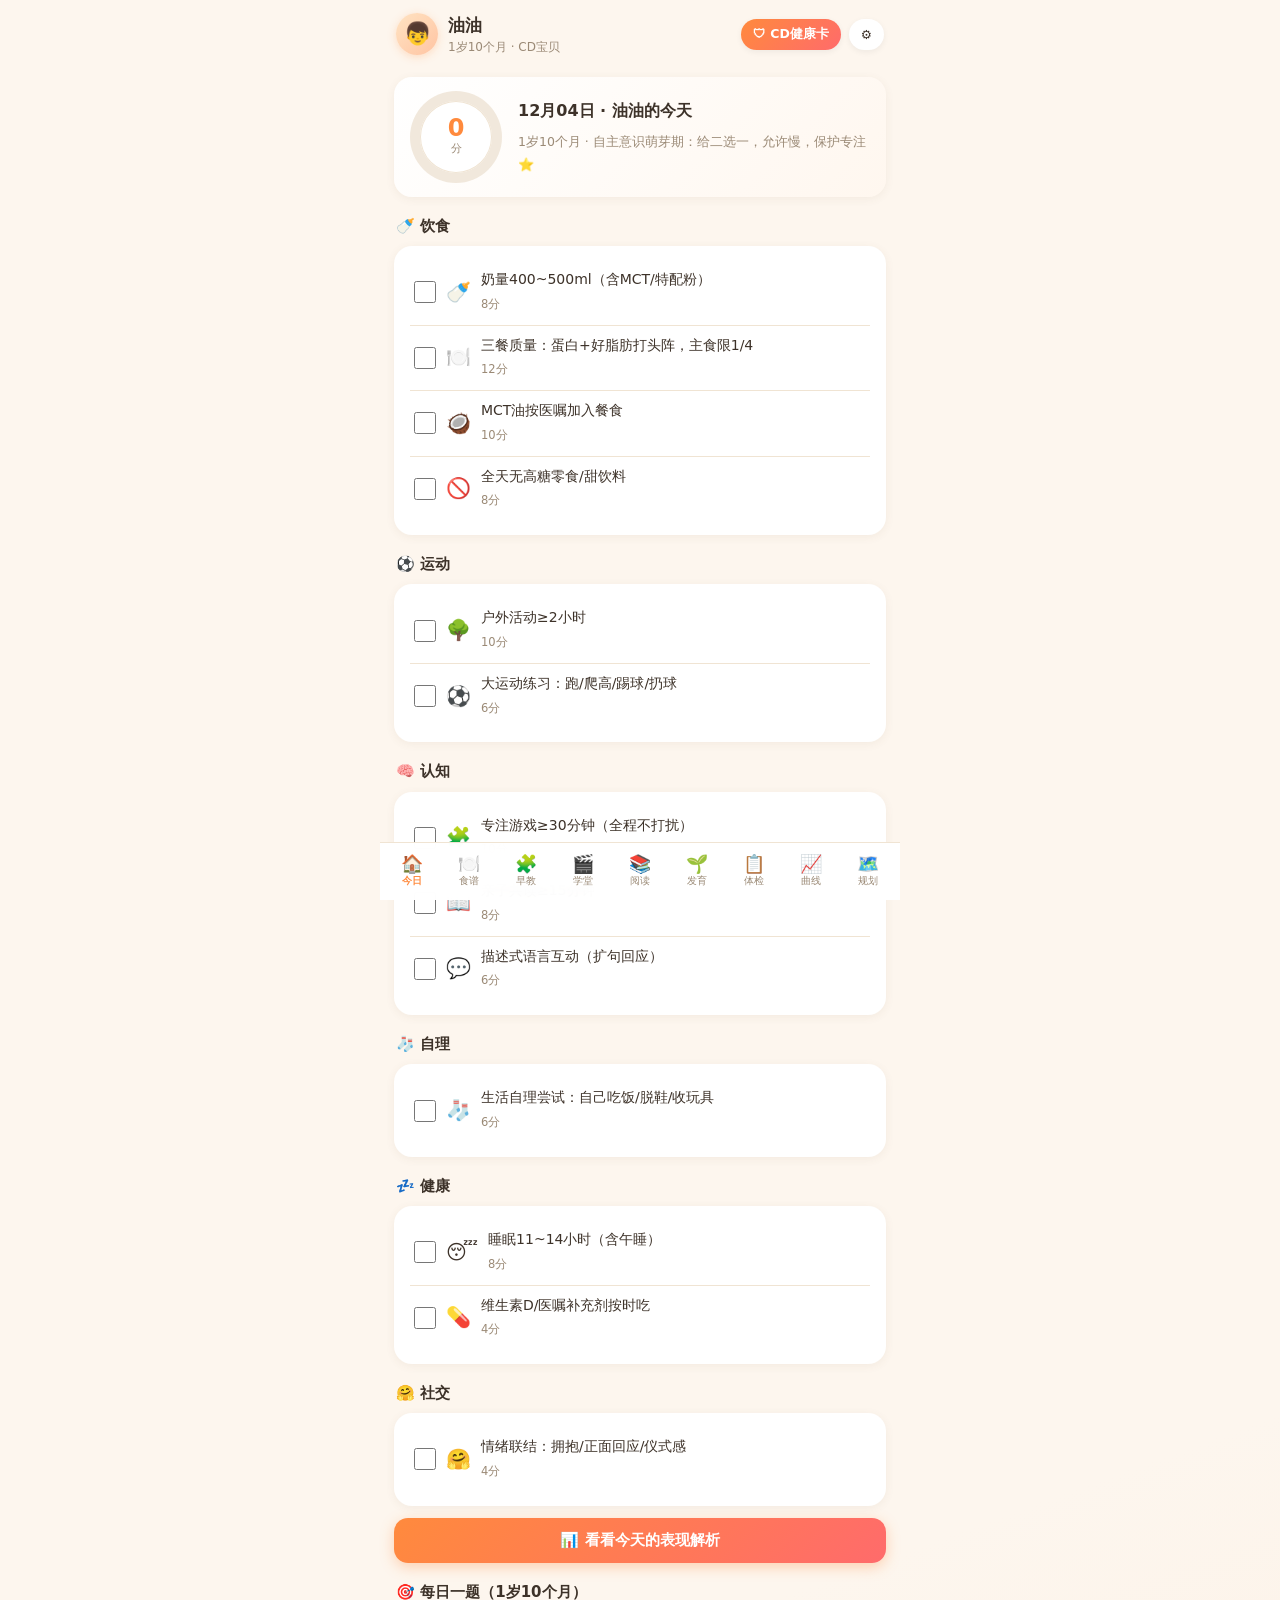
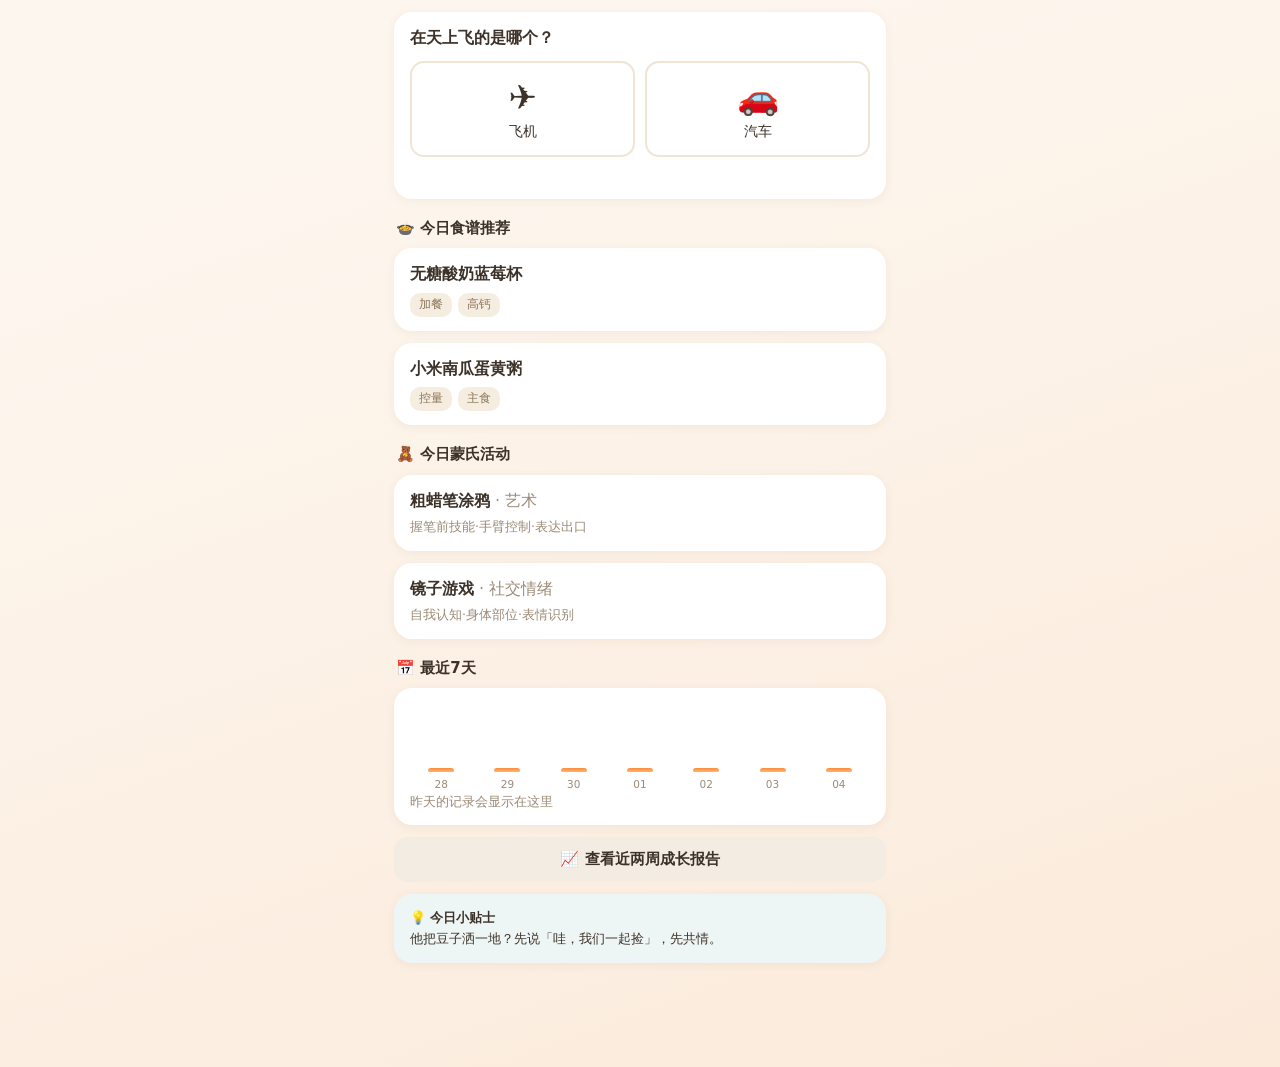
<file: index.html>
<!DOCTYPE html>
<html lang="zh-CN">
<head>
<meta charset="UTF-8"/>
<meta name="viewport" content="width=device-width,initial-scale=1,viewport-fit=cover"/>
<meta name="theme-color" content="#ff8a3d"/>
<link rel="manifest" href="manifest.json"/>
<link rel="icon" href="icon.svg" type="image/svg+xml"/>
<link rel="apple-touch-icon" href="icon.svg"/>
<meta name="mobile-web-app-capable" content="yes"/>
<meta name="apple-mobile-web-app-capable" content="yes"/>
<meta name="apple-mobile-web-app-status-bar-style" content="default"/>
<meta name="apple-mobile-web-app-title" content="小树苗成长记"/>
<title>小树苗成长记 · CD宝贝定制版</title>
<link rel="stylesheet" href="style.css"/>
</head>
<body>
<header id="hd">
  <div class="hd-l" onclick="openSettings()">
    <div class="avatar" id="hdAvatar">🌱</div>
    <div class="hd-t"><div id="hdName">宝宝</div><div id="hdAge">…</div></div>
  </div>
  <div class="hd-r">
    <button class="pill cd" onclick="showCD()">🛡 CD健康卡</button>
    <button class="pill" onclick="openSettings()">⚙️</button>
  </div>
</header>
<main id="app"></main>
<nav id="tabbar"></nav>
<div id="modalRoot"></div>
<script src="data-core.js"></script>
<script src="data-edu.js"></script>
<script src="data-read.js"></script>
<script src="data-edu-plan.js"></script>
<script src="app.js"></script>
<script>
/* 部署到https后自动注册离线缓存（本地file://打开时自动跳过） */
if ('serviceWorker' in navigator && location.protocol === 'https:') {
  navigator.serviceWorker.register('sw.js').catch(function(){});
}
</script>
</body>
</html>
</file>
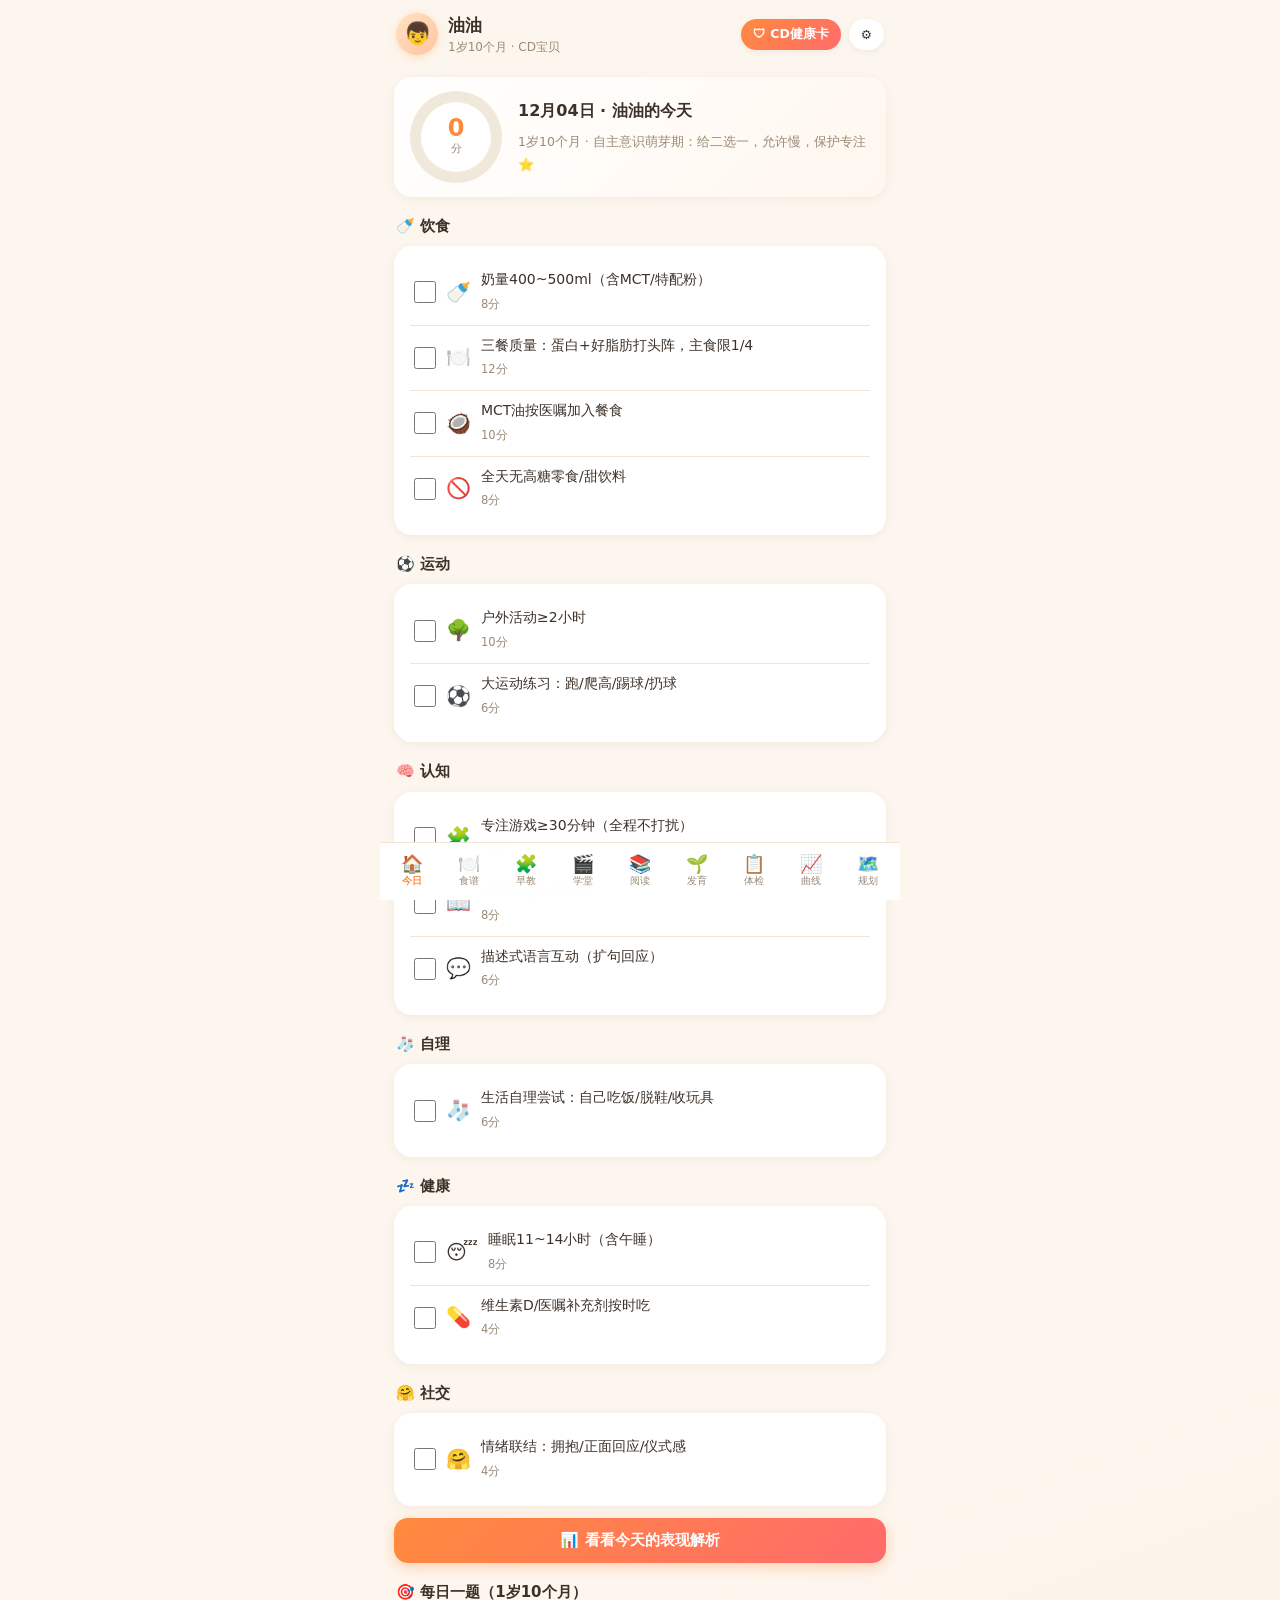
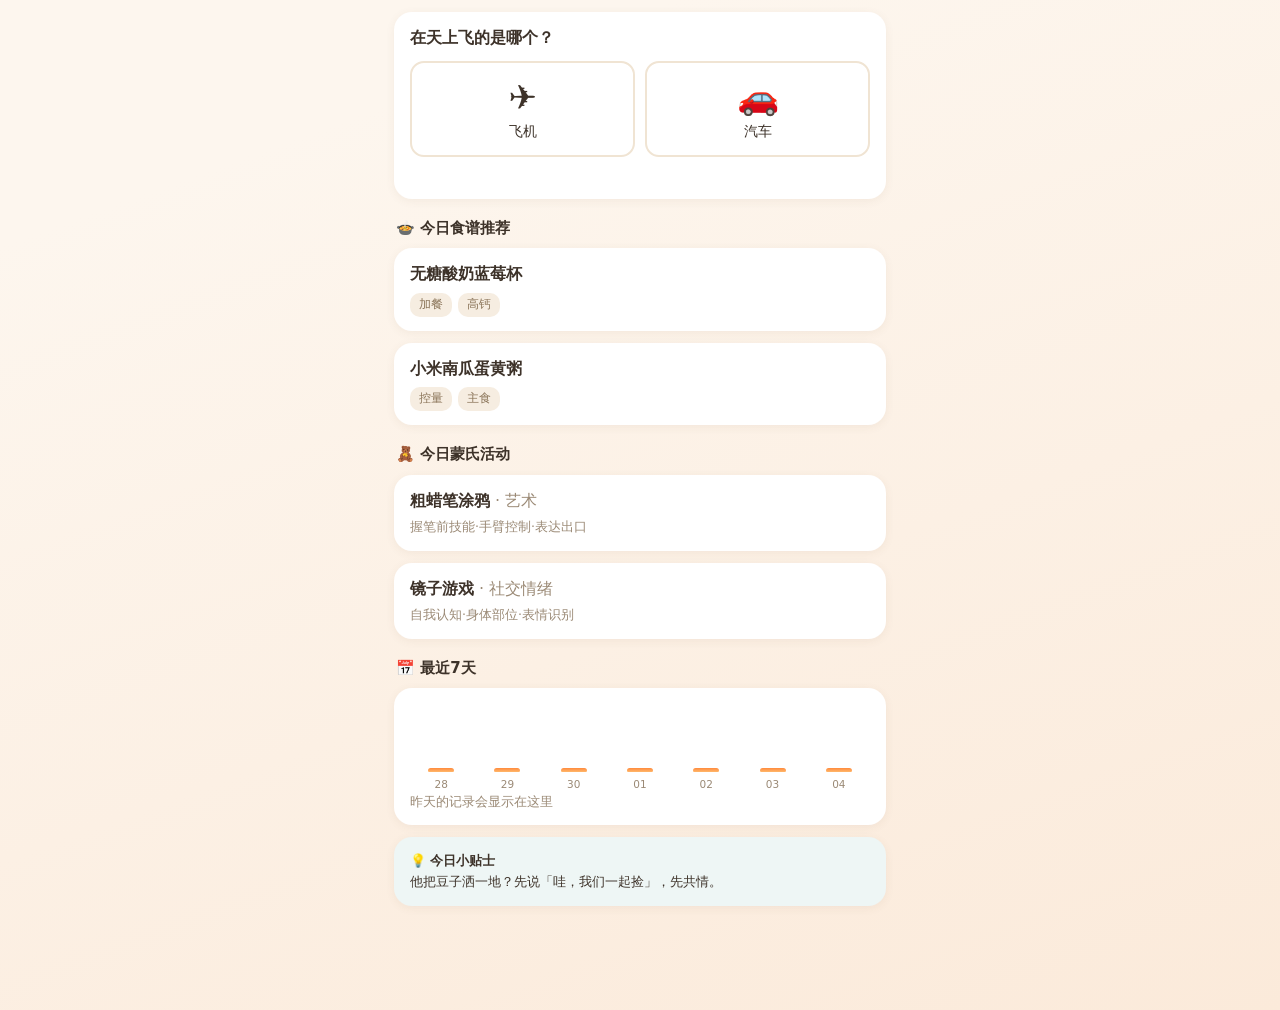
<file: 小树苗成长记-手机单文件版.html>
<!DOCTYPE html>
<html lang="zh-CN">
<head>
<meta charset="UTF-8"/>
<meta name="viewport" content="width=device-width,initial-scale=1,viewport-fit=cover"/>
<meta name="theme-color" content="#ff8a3d"/>
<link rel="manifest" href="manifest.json"/>
<link rel="icon" href="icon.svg" type="image/svg+xml"/>
<link rel="apple-touch-icon" href="icon.svg"/>
<meta name="mobile-web-app-capable" content="yes"/>
<meta name="apple-mobile-web-app-capable" content="yes"/>
<meta name="apple-mobile-web-app-status-bar-style" content="default"/>
<meta name="apple-mobile-web-app-title" content="小树苗成长记"/>
<!-- 手机单文件版：由 build-single.js 自动生成，请勿手改；修改源码后重新运行 node build-single.js -->
<title>小树苗成长记 · CD宝贝定制版</title>
<style>
/* ============================================================
   小树苗成长记 · 样式 (style.css)
   ============================================================ */
:root {
  --main: #ff8a3d;
  --main-2: #ff6b6b;
  --bg: #fdf6ee;
  --card: #ffffff;
  --ink: #3d3229;
  --dim: #9b8a76;
  --ok: #2a9d8f;
  --warn: #e63946;
  --line: #f0e4d3;
  --radius: 18px;
}
* { margin: 0; padding: 0; box-sizing: border-box; -webkit-tap-highlight-color: transparent; }
html { font-size: 16px; }
body {
  font-family: "PingFang SC", "Microsoft YaHei", system-ui, sans-serif;
  background: var(--bg); color: var(--ink); line-height: 1.55;
  padding-bottom: 80px;
}
#app { max-width: 520px; margin: 0 auto; padding: 12px 14px; }

/* ---------- 顶栏 ---------- */
#hd {
  position: sticky; top: 0; z-index: 50;
  max-width: 520px; margin: 0 auto;
  display: flex; justify-content: space-between; align-items: center;
  padding: 12px 16px 8px; background: rgba(253,246,238,.92); backdrop-filter: blur(8px);
}
.hd-l { display: flex; align-items: center; gap: 10px; cursor: pointer; }
.avatar {
  width: 42px; height: 42px; border-radius: 50%;
  background: linear-gradient(135deg, #ffe3c2, #ffc4a3);
  display: flex; align-items: center; justify-content: center; font-size: 22px;
  box-shadow: 0 2px 8px rgba(255,138,61,.25);
}
.hd-t b, #hdName { font-size: 17px; font-weight: 700; }
#hdAge { font-size: 12px; color: var(--dim); }
.hd-r { display: flex; gap: 8px; }
.pill {
  border: none; border-radius: 20px; padding: 7px 12px; font-size: 12.5px;
  background: #fff; color: var(--ink); cursor: pointer; box-shadow: 0 2px 6px rgba(0,0,0,.06);
  font-family: inherit;
}
.pill.cd { background: linear-gradient(135deg, #ff8a3d, #ff6b6b); color: #fff; font-weight: 600; }

/* ---------- 卡片 ---------- */
.card {
  background: var(--card); border-radius: var(--radius);
  padding: 14px 16px; margin-bottom: 12px;
  box-shadow: 0 2px 10px rgba(120,90,60,.07);
}
.card.slim { cursor: pointer; transition: transform .12s; }
.card.slim:active { transform: scale(.98); }
.card.slim p { margin-top: 4px; }
.sec-title { font-size: 15px; font-weight: 700; margin: 18px 2px 8px; }
.dim { color: var(--dim); }
.small { font-size: 12.5px; }
.banner {
  background: #fff3e0; border: 1px dashed #ffb86b; color: #9a5b1f;
  border-radius: 12px; padding: 10px 12px; margin-bottom: 12px; font-size: 13.5px; cursor: pointer;
}

/* ---------- Hero ---------- */
.hero { display: flex; align-items: center; gap: 16px; background: linear-gradient(135deg, #fff, #fff7ef); }
.ring {
  width: 92px; height: 92px; border-radius: 50%; flex-shrink: 0;
  display: flex; align-items: center; justify-content: center;
  transition: background .5s;
}
.ring-in {
  width: 72px; height: 72px; border-radius: 50%; background: #fff;
  display: flex; flex-direction: column; align-items: center; justify-content: center;
  box-shadow: inset 0 0 0 1px var(--line);
}
.ring-in b { font-size: 24px; color: var(--main); line-height: 1; }
.ring-in i { font-size: 11px; color: var(--dim); font-style: normal; }
.hero-txt h3 { font-size: 16px; }
.hero-txt p { font-size: 12.5px; color: var(--dim); margin: 2px 0 4px; }
.stars { font-size: 13px; letter-spacing: 2px; }

/* ---------- 任务清单 ---------- */
.task {
  display: flex; align-items: center; gap: 10px;
  padding: 9px 4px; border-bottom: 1px solid var(--line); cursor: pointer;
}
.task:last-child { border-bottom: none; }
.task input[type=checkbox] {
  width: 22px; height: 22px; accent-color: var(--ok); flex-shrink: 0; cursor: pointer;
}
.t-icon { font-size: 20px; }
.t-body { flex: 1; }
.t-body b { font-size: 14px; font-weight: 500; display: block; }
.t-body i { font-size: 11.5px; color: var(--dim); font-style: normal; }
.task.done .t-body b { text-decoration: line-through; color: var(--dim); }
.task.done .t-icon { filter: grayscale(1); opacity: .6; }
.btn {
  display: block; width: 100%; border: none; border-radius: 14px;
  padding: 13px; font-size: 15px; font-weight: 600; cursor: pointer;
  font-family: inherit; margin-bottom: 12px;
}
.btn.main { background: linear-gradient(135deg, var(--main), var(--main-2)); color: #fff; box-shadow: 0 4px 14px rgba(255,138,61,.35); }
.btn.small { width: auto; padding: 8px 14px; }

/* ---------- 每日一题 ---------- */
.game b { font-size: 16px; display: block; margin-bottom: 10px; }
.game-opts { display: flex; gap: 10px; }
.game-opts button {
  flex: 1; border: 2px solid var(--line); border-radius: 14px; background: #fff;
  padding: 14px 6px; font-size: 14px; cursor: pointer; font-family: inherit; color: var(--ink);
  transition: all .15s;
}
.game-opts button em { display: block; font-size: 34px; font-style: normal; margin-bottom: 6px; }
.game-opts button:active { transform: scale(.96); }
.game-opts button.right { border-color: var(--ok); background: #e8f7f4; }
.game-opts button.wrong { border-color: var(--warn); background: #fdeeee; }
#gameTip { margin-top: 10px; min-height: 18px; }

/* ---------- chips ---------- */
.chips { display: flex; flex-wrap: wrap; gap: 6px; margin-top: 6px; }
.chips.row { margin-bottom: 12px; }
.chips span {
  font-size: 11.5px; background: #f6ede1; color: #8a7458;
  padding: 3px 9px; border-radius: 10px;
}
.chips button {
  border: 1.5px solid var(--line); background: #fff; color: var(--ink);
  border-radius: 16px; padding: 6px 13px; font-size: 13px; cursor: pointer; font-family: inherit;
}
.chips button.on { background: var(--main); border-color: var(--main); color: #fff; font-weight: 600; }

/* ---------- 周趋势 ---------- */
.bars { display: flex; align-items: flex-end; gap: 8px; height: 90px; padding: 4px 2px 0; }
.bar-w { flex: 1; display: flex; flex-direction: column; align-items: center; height: 100%; justify-content: flex-end; }
.bar { width: 100%; max-width: 26px; border-radius: 6px 6px 3px 3px; background: linear-gradient(180deg, var(--main), #ffb86b); transition: height .4s; min-height: 4px; }
.bar-w i { font-size: 10.5px; color: var(--dim); font-style: normal; margin-top: 4px; }
.y-review { font-size: 13px; background: #f6f1e8; border-radius: 10px; padding: 8px 10px; margin-top: 10px; }

/* ---------- 解析 ---------- */
.ins-row { padding: 10px 0; border-bottom: 1px solid var(--line); }
.ins-row:last-child { border-bottom: none; }
.ins-row b { font-size: 14px; }
.ins-row p { font-size: 13px; margin-top: 4px; }
.ins-row.ok b { color: var(--ok); }
.verdict { background: #fff3e6; border-radius: 12px; padding: 12px; margin: 10px 0 4px; }
.verdict b { font-size: 16px; }

/* ---------- mini卡（横向滚动） ---------- */
.scroll-x { display: flex; gap: 10px; overflow-x: auto; padding-bottom: 6px; scrollbar-width: none; }
.scroll-x::-webkit-scrollbar { display: none; }
.mini {
  flex: 0 0 200px; background: #fbf5ec; border-radius: 14px; padding: 12px;
}
.mini b { font-size: 13.5px; }
.mini p { font-size: 12px; color: #7a6a56; margin-top: 5px; }

/* ---------- 列表 ---------- */
ul.plain { list-style: none; }
ul.plain li { padding: 4px 0 4px 18px; position: relative; font-size: 13.5px; }
ul.plain li::before { content: '·'; position: absolute; left: 6px; color: var(--main); font-weight: 700; }
ul.plain.good li::before { content: '✓'; color: var(--ok); }
ul.plain.bad li::before { content: '✕'; color: var(--warn); }
ul.ing { list-style: none; }
ul.ing li { padding: 3px 0 3px 16px; position: relative; font-size: 13.5px; }
ul.ing li::before { content: '▪'; position: absolute; left: 2px; color: var(--main); }
ol.steps { padding-left: 22px; }
ol.steps li { font-size: 13.5px; padding: 3px 0; }
h4 { margin: 14px 0 6px; font-size: 14.5px; }
h3 { font-size: 17px; margin-bottom: 8px; padding-right: 30px; }
p { font-size: 13.5px; }

/* ---------- 提示卡 ---------- */
.tip-card { background: #eef6f5; font-size: 13px; }
.callout { background: #fdf3e7; border-radius: 12px; padding: 10px 12px; font-size: 13px; margin: 8px 0; }
.callout.warn { background: #fff4e5; }
.callout.red { background: #fdecec; border-left: 4px solid var(--warn); }
.warn-card { background: #fdf0f0; }
.warn-card b { color: var(--warn); }
.strategy { background: linear-gradient(135deg, #e8f7f4, #eef6fb); font-size: 13px; }
.pos-tag { margin-top: 8px; font-size: 14px; text-align: center; }
.pos-tag b { color: var(--main); font-size: 16px; }

/* ---------- 曲线 ---------- */
svg.curve { width: 100%; height: auto; background: #fffdf9; border-radius: 12px; }
svg .gl { stroke: #efe6d8; stroke-width: 1; }
svg .axis { font-size: 9px; fill: #b3a48d; }
svg .axis.big { font-size: 11px; fill: var(--main); font-weight: 700; }
svg .cline { fill: none; stroke-linecap: round; }
svg .dot { fill: rgba(255,138,61,.25); animation: pulse 2s infinite; }
svg .dot2 { fill: var(--main-2); }
@keyframes pulse { 0% { r: 5; } 50% { r: 7.5; } 100% { r: 5; } }

/* ---------- 表单 ---------- */
.form .f-row, .f-row { display: flex; align-items: center; gap: 10px; margin-bottom: 10px; }
.f-row label { font-size: 13.5px; width: 110px; flex-shrink: 0; }
.f-row input[type=date], .f-row input[type=number], .f-row input[type=text], .f-row input:not([type]) {
  flex: 1; border: 1.5px solid var(--line); border-radius: 10px; padding: 10px 12px;
  font-size: 15px; font-family: inherit; background: #fff; color: var(--ink); min-width: 0;
}
.f-row input:focus { outline: none; border-color: var(--main); }
.hist { margin-top: 10px; }
.hist-row { display: flex; align-items: center; gap: 8px; font-size: 12.5px; padding: 6px 0; border-bottom: 1px dashed var(--line); }
.hist-row span:first-child { color: var(--dim); width: 90px; }
.hist-row span:nth-child(2) { flex: 1; }
.hist-row button { border: none; background: none; color: var(--warn); cursor: pointer; font-size: 13px; }
.task-editor { max-height: 260px; overflow-y: auto; margin-bottom: 10px; }
.te-row { display: flex; align-items: center; gap: 8px; padding: 5px 0; border-bottom: 1px dashed var(--line); font-size: 12.5px; }
.te-row span { flex: 1; }
.te-row input { width: 52px; border: 1.5px solid var(--line); border-radius: 8px; padding: 4px 6px; font-size: 13px; text-align: center; }
.te-row button { border: none; background: none; color: var(--warn); cursor: pointer; }

/* ---------- 规划时间轴 ---------- */
.plan { border-left: 4px solid var(--line); }
.plan.now { border-left-color: var(--main); background: linear-gradient(135deg, #fff, #fff6ec); }
.plan.now b { color: var(--main); }

/* ---------- 弹窗 ---------- */
.mask {
  position: fixed; inset: 0; z-index: 100;
  background: rgba(61,50,41,.45); backdrop-filter: blur(3px);
  display: flex; align-items: flex-end; justify-content: center;
  animation: fadeIn .18s;
}
.modal {
  background: #fff; width: 100%; max-width: 520px;
  max-height: 88vh; overflow-y: auto;
  border-radius: 24px 24px 0 0; padding: 22px 18px 30px;
  animation: slideUp .22s; position: relative;
}
.modal.wide { max-height: 92vh; }
.modal .close {
  position: sticky; top: 0; float: right;
  width: 30px; height: 30px; border-radius: 50%; border: none;
  background: #f3ece2; color: var(--ink); cursor: pointer; font-size: 14px; z-index: 5;
}
@keyframes fadeIn { from { opacity: 0; } }
@keyframes slideUp { from { transform: translateY(40px); opacity: 0; } }

/* ---------- 彩带 ---------- */
.confetti { position: fixed; inset: 0; pointer-events: none; z-index: 200; overflow: hidden; }
.confetti i {
  position: absolute; top: -12px; width: 9px; height: 14px; border-radius: 2px;
  animation: fall 1.8s ease-in forwards;
}
@keyframes fall {
  to { transform: translateY(105vh) rotate(540deg); opacity: .6; }
}

/* ---------- 底部Tab ---------- */
#tabbar {
  position: fixed; bottom: 0; left: 0; right: 0; z-index: 60;
  max-width: 520px; margin: 0 auto;
  display: flex; background: rgba(255,255,255,.96); backdrop-filter: blur(10px);
  border-top: 1px solid var(--line);
  padding: 6px 4px calc(8px + env(safe-area-inset-bottom));
}
#tabbar button {
  flex: 1; border: none; background: none; cursor: pointer;
  display: flex; flex-direction: column; align-items: center; gap: 1px;
  font-size: 9.5px; color: var(--dim); font-family: inherit; padding: 4px 0;
}
#tabbar button span { font-size: 18px; }
#tabbar button.on { color: var(--main); font-weight: 700; }

/* ---------- 体检报告 ---------- */
.thumb-grid { display: grid; grid-template-columns: repeat(3, 1fr); gap: 10px; margin-bottom: 12px; }
.thumb { position: relative; border-radius: 14px; overflow: hidden; background: #fff; box-shadow: 0 2px 8px rgba(0,0,0,.08); cursor: pointer; aspect-ratio: 3/4; }
.thumb.on { outline: 3px solid var(--main); }
.thumb img { width: 100%; height: 100%; object-fit: cover; display: block; background: #f4ece0; }
.thumb-t { position: absolute; left: 0; right: 0; bottom: 0; background: linear-gradient(transparent, rgba(0,0,0,.55)); color: #fff; font-size: 11px; padding: 14px 6px 5px; }
.badge { position: absolute; top: 6px; left: 6px; font-size: 10px; padding: 2px 7px; border-radius: 8px; }
.badge.warn { background: #e63946; color: #fff; }
.badge.ok { background: #2a9d8f; color: #fff; }
.rep-img { width: 100%; max-height: 300px; object-fit: contain; background: #f7f2ea; border-radius: 12px; display: block; cursor: zoom-in; }
.ocr-row { display: flex; gap: 8px; margin-top: 10px; }
.ocr-row .btn { margin-bottom: 0; }
.btn.ocr { background: #2a9d8f; color: #fff; flex: 1; }
.btn.ghost { background: #f3ece2; color: var(--ink); }
.btn:disabled { opacity: .5; }
input.filled { border-color: #f4a261 !important; background: #fff8ef !important; }
.lab-row .lab-flag { width: 64px; font-size: 11.5px; text-align: center; flex-shrink: 0; }
.lab-flag.ok { color: var(--ok); }
.lab-flag.warn { color: #e07b00; font-weight: 700; }
.lab-flag.bad { color: var(--warn); font-weight: 700; }
.lab-row input { width: 90px; flex: 0 0 90px; }
.lab-row label { flex: 1; }
.lab-row label i { display: block; font-style: normal; }
.plan-card { background: linear-gradient(135deg, #fffdf6, #fff4e6); border-radius: 14px; padding: 14px; margin-top: 12px; border: 1.5px dashed #f4a261; }
.plan-sec { margin-top: 12px; }
.plan-sec > b { display: block; margin-bottom: 4px; }
.plan-sec p { font-size: 13px; margin: 2px 0; }
.lab-plan { border-radius: 10px; padding: 8px 10px; margin: 6px 0; font-size: 13px; }
.lab-plan.ok { background: #eef8f6; }
.lab-plan.warn { background: #fff4e0; }
.lab-plan.bad { background: #fdecec; }
.lab-plan p { font-size: 12.5px; color: #6d5c48; margin-top: 3px; }
.slim-line { padding: 8px 10px; background: #fff; border-radius: 10px; margin: 5px 0; font-size: 13.5px; cursor: pointer; box-shadow: 0 1px 4px rgba(0,0,0,.06); }
.act { display: flex; gap: 8px; align-items: flex-start; padding: 6px 0; font-size: 13px; border-bottom: 1px dashed #f0e4d3; }
.act:last-child { border: none; }
.act .when { flex-shrink: 0; background: var(--main); color: #fff; border-radius: 8px; font-size: 11px; padding: 2px 8px; margin-top: 1px; }
#toast { position: fixed; bottom: 90px; left: 50%; transform: translateX(-50%); background: rgba(61,50,41,.9); color: #fff; padding: 10px 18px; border-radius: 20px; font-size: 13px; z-index: 300; animation: fadeIn .2s; }
.ocr-hint { color: #e07b00; }

/* ---------- 视频学堂 ---------- */
.vcard { display: flex; align-items: flex-start; gap: 12px; }
.v-ico { font-size: 26px; flex-shrink: 0; margin-top: 2px; }
.v-body { flex: 1; min-width: 0; }
.v-body b { font-size: 14.5px; display: block; margin-bottom: 3px; }
.v-body p { font-size: 12.5px; }
.v-go { flex-shrink: 0; font-size: 18px; margin-top: 6px; }
.vwrap { position: relative; width: 100%; padding-top: 56.25%; border-radius: 12px; overflow: hidden; background: #000; margin: 8px 0; }
.vwrap iframe { position: absolute; inset: 0; width: 100%; height: 100%; border: 0; }
.fav-row { gap: 8px; }
.fav-row .fv-t { flex: 1; font-size: 13.5px; min-width: 0; overflow: hidden; text-overflow: ellipsis; white-space: nowrap; }

@media (min-width: 560px) {
  body { background: linear-gradient(160deg, #fdf6ee 60%, #fbeada); }
}

/* ---- 规划页：政策办理进度与状态（v1.1 追加） ---- */
.policy-prog .prog { height: 10px; background: #f1e8dc; border-radius: 6px; overflow: hidden; margin: 8px 0 4px; }
.policy-prog .prog i { display: block; height: 100%; width: 0; background: linear-gradient(90deg, #ff8a3d, #ffd166); border-radius: 6px; transition: width .3s; }
.chips.st { margin-top: 8px; }
.chips.st button { font-size: 11px; padding: 4px 10px; }
.clamp2 { display: -webkit-box; -webkit-line-clamp: 2; -webkit-box-orient: vertical; overflow: hidden; }

/* ---- 阅读页（v1.2 追加） ---- */
table.rt { width: 100%; border-collapse: collapse; font-size: 12.5px; }
table.rt th { text-align: left; color: var(--dim); font-weight: 600; padding: 6px 4px; border-bottom: 2px solid var(--line); font-size: 11.5px; }
table.rt td { padding: 7px 4px; border-bottom: 1px dashed var(--line); vertical-align: top; }
table.rt tr.now td { background: #fff3e6; }
table.rt tr.now td:first-child { border-left: 3px solid var(--main); }
.now-card { outline: 2px solid var(--main); background: #fff7ef; }

</style>
</head>
<body>
<header id="hd">
  <div class="hd-l" onclick="openSettings()">
    <div class="avatar" id="hdAvatar">🌱</div>
    <div class="hd-t"><div id="hdName">宝宝</div><div id="hdAge">…</div></div>
  </div>
  <div class="hd-r">
    <button class="pill cd" onclick="showCD()">🛡 CD健康卡</button>
    <button class="pill" onclick="openSettings()">⚙️</button>
  </div>
</header>
<main id="app"></main>
<nav id="tabbar"></nav>
<div id="modalRoot"></div>
<script>
/* ============================================================
   小树苗成长记 · 内容数据库 1/2 (data-core.js)
   宝宝: 2025-01-05 出生 · 希特林蛋白缺乏症(CD)定制
   ⚠️ 所有医学与喂养内容仅供家庭参考，具体执行请以主治医生
      和临床营养师的意见为准。
   ============================================================ */

const APP_META = {
  name: '小树苗成长记',
  subtitle: 'CD宝贝定制成长系统',
  birth: '2025-01-05',
  disclaimer: '本应用内置的医学、喂养、早教内容仅供家庭参考，不能替代医嘱。喂养方案、MCT用量、复查计划请严格遵循主治医生与临床营养师的指导。'
};

/* ---------------- CD 健康卡 ---------------- */
const CD_INFO = {
  about: [
    '希特林蛋白缺乏症（Citrin Deficiency, CD）由 SLC25A13 基因突变引起，属于常染色体隐性遗传的罕见代谢病；全国罕见病诊疗协作网医院可提供规范诊疗。确诊材料（病名+基因报告）是申请各项救助与保障的核心凭证。',
    '婴儿期多表现为「新生儿肝内胆汁淤积症（NICCD）」：黄疸迁延、肝功能异常、生长偏慢。大多数宝宝随年龄增长逐渐好转，追赶生长顺利。',
    '体内代谢特点：利用碳水化合物（糖）供能的能力弱，偏爱「脂肪+蛋白质」供能。所以饮食方向与普通宝宝相反：低碳水、高蛋白、高脂肪。'
  ],
  dietRules: [
    '总原则：低碳水化合物、充足蛋白质、高脂肪（约45%~50%能量来自脂肪），具体比例由营养师按宝宝情况个体化制定。',
    '每餐结构：① 掌心大优质蛋白（鱼/禽/肉/蛋/豆腐）→ ② 2份蔬菜 → ③ 少量主食（约1/4餐盘）→ ④ 好脂肪收尾（MCT油/牛油果/坚果酱）。',
    '进食顺序小技巧：先吃蛋白和蔬菜，最后吃主食，代谢负担更平稳。',
    '严格控糖：果汁、甜饮料、糖果、蛋糕、蜂蜜水都是CD大忌；水果每天约100g，选低糖的（蓝莓、草莓），避开荔枝、龙眼、葡萄干等高糖果。',
    '主食质量：优先杂豆、燕麦、小米等低升糖粗杂粮；白粥、米糊、烂面「升糖快、占肚子」，务必限量。',
    '乳糖：部分宝宝对乳糖耐受差，普通配方奶/鲜奶的量遵医嘱调整，优先医嘱指定的MCT配方或特配粉。',
    '脂溶性维生素（A、D、E、K）容易缺乏，按医嘱规律补充并定期抽血复查。'
  ],
  mct: [
    'MCT（中链甘油三酯）不需要希特林蛋白参与就能高效供能，是CD宝宝的「黄金燃料」，常见形态是MCT油或含MCT的特配粉。',
    '用法：拌入温凉食物——蛋羹、面糊、牛油果泥、酸奶、烂面里；【切勿高温爆炒、煎炸】。',
    '加量节奏：从小剂量开始（如每次1~2ml），观察大便性状，耐受后再按医嘱逐步上调；突然大量会引起腹泻。',
    '保存：阴凉避光、标注开封日期，每次用干净勺子取用。'
  ],
  redFlags: [
    { t: '🚨 立即就医（警惕高氨血症）', d: '呕吐不止、异常嗜睡叫不醒、烦躁尖叫、长时间拒食后精神差 —— 代谢危象信号，挂急诊并出示CD诊断信息。' },
    { t: '⚠️ 尽快复诊（肝胆问题）', d: '黄疸加深或反复、肚子胀大、摸到肝大、牙龈出血/皮肤瘀斑、大便颜色发白。' },
    { t: '📋 定期随访项目', d: '肝功能、血氨、血脂、血氨基酸/酯酰肉碱谱、脂溶性维生素浓度、肝脏B超、凝血功能；稳定期通常每3~6个月一次，具体遵医嘱。' },
    { t: '🤒 生病期间特别注意', d: '发烧、腹泻、手术前后是代谢应激期：不要长时间空腹，少量多次补充含MCT的能量（遵医嘱），必要时住院补液。' }
  ],
  followup: [
    '身高体重头围（每次随访必测，测完录入本App「曲线」页）',
    '肝功能 + 血氨（每3~6个月）',
    '血氨基酸/酯酰肉碱谱（遵医嘱）',
    '血脂（每6~12个月）',
    '脂溶性维生素 A/D/E/K 浓度（每6~12个月）',
    '肝脏B超（每6~12个月）',
    '发育评估：儿心量表 / ASQ-3（每6个月）',
    '视力听力筛查（按儿保节奏）'
  ],
  lifelong: [
    '大部分CD宝宝1岁内胆汁淤积好转、生长追赶顺利，但这不是「长大就好、可以放飞」的病，而是需要终身生活方式管理。',
    '🚫 酒精终生禁忌：这是成年期CTLN2发作的最大诱因，从青春期开始就要反复明确告知孩子。',
    '🚫 极端节食减肥：能量不足会诱发高氨血症危象；青春期要帮孩子建立健康的身材与饮食认知。',
    '💼 择业建议：规律作息、能按时吃饭的工作，优于昼夜颠倒的岗位。',
    '💍 婚育与二胎：常染色体隐性遗传。您家若考虑二胎，可做产前诊断或三代试管（PGT），生殖医学中心/产前诊断中心可咨询；宝宝将来婚育前也建议遗传咨询。'
  ]
};

/* ---------------- 每日打卡任务（默认，可在设置里改） ---------------- */
/* 权重合计 = 100 分 */
const TASKS = [
  { id: 'milk',     name: '奶量400~500ml（含MCT/特配粉）', icon: '🍼', group: '饮食', pts: 8,  desc: '21月龄每日总奶量约400~500ml，优先医嘱推荐的MCT配方或特殊医学用途配方。' },
  { id: 'meal',     name: '三餐质量：蛋白+好脂肪打头阵，主食限1/4', icon: '🍽️', group: '饮食', pts: 12, desc: '每餐先上鱼/肉/蛋/豆腐和蔬菜，主食压到餐盘1/4以内，最后吃。' },
  { id: 'mct',      name: 'MCT油按医嘱加入餐食', icon: '🥥', group: '饮食', pts: 10, desc: '离火拌入蛋羹/面糊/牛油果泥，不高温烹调；观察大便，耐受后按医嘱加量。' },
  { id: 'nosugar',  name: '全天无高糖零食/甜饮料', icon: '🚫', group: '饮食', pts: 8,  desc: '果汁、糖果、蛋糕会挤占脂肪蛋白的「能量名额」，还加重碳水代谢负担。' },
  { id: 'outdoor',  name: '户外活动≥2小时', icon: '🌳', group: '运动', pts: 10, desc: '阳光+跑跳爬，帮助骨骼、视力、睡眠和食欲。上下午各1小时更佳。' },
  { id: 'gross',    name: '大运动练习：跑/爬高/踢球/扔球', icon: '⚽', group: '运动', pts: 6,  desc: '每天至少20分钟专门的大运动游戏。' },
  { id: 'focus',    name: '专注游戏≥30分钟（全程不打扰）', icon: '🧩', group: '认知', pts: 10, desc: '孩子专注时是黄金时刻：不开口、不递水、不指导，只观察。' },
  { id: 'read',     name: '亲子共读≥15分钟', icon: '📖', group: '认知', pts: 8,  desc: '对话式阅读：多描述、多停顿，让孩子指和说，别只顾念字。' },
  { id: 'talk',     name: '描述式语言互动（扩句回应）', icon: '💬', group: '认知', pts: 6,  desc: '孩子说「水」，你回「宝宝想喝水，水凉凉的」。少考「这是什么」，多做实况解说。' },
  { id: 'selfcare', name: '生活自理尝试：自己吃饭/脱鞋/收玩具', icon: '🧦', group: '自理', pts: 6,  desc: '允许弄脏和慢。「帮助我让我自己做」是这个阶段的核心。' },
  { id: 'sleep',    name: '睡眠11~14小时（含午睡）', icon: '😴', group: '健康', pts: 8,  desc: '夜间10~12小时+午睡1~2小时；固定睡前程序，21:00前入睡最理想。' },
  { id: 'vitamin',  name: '维生素D/医嘱补充剂按时吃', icon: '💊', group: '健康', pts: 4,  desc: '维生素D 400~600IU/天起步；CD宝宝需关注A/D/E/K，按医嘱补。' },
  { id: 'bonding',  name: '情绪联结：拥抱/正面回应/仪式感', icon: '🤗', group: '社交', pts: 4,  desc: '回应比纠正更重要。哭闹先共情再引导。' }
];

/* ---------------- CD定制食谱库 ---------------- */
const RECIPES = [
  { id: 'r01', name: 'MCT蛋黄牛油果拌软饭', age: [12, 36], tags: ['含MCT', '低碳水', '主食'],
    ings: ['软米饭 30g（小半碗）', '熟蛋黄 1个', '熟透牛油果 30g', 'MCT油 2~3ml（遵医嘱量）'],
    steps: ['牛油果压成细泥，蛋黄压碎备用。', '软米饭蒸热（不爆炒）。', '关火趁温拌入牛油果泥、蛋黄碎。', '最后拌入MCT油，混匀趁温吃。'],
    tip: 'MCT油务必离火后再拌入。主食只占餐盘约1/4，先吃蛋和牛油果，再吃几口饭。',
    nut: '约 蛋白8g / 脂肪18g / 碳水25g' },
  { id: 'r02', name: '三文鱼奶酪蛋饼', age: [12, 36], tags: ['低碳水', '高DHA'],
    ings: ['三文鱼 30g（去刺剁碎）', '鸡蛋 1个', '奶酪碎 10g', '西兰花末 15g（焯水）', '杏仁粉或低筋粉 1小勺'],
    steps: ['所有材料混合成稠糊。', '不粘锅刷极薄油，小火。', '舀入面糊摊成小圆饼，一面定型后翻面。', '两面金黄、中心熟透即可，切小条。'],
    tip: '小火慢煎防外糊内生。三文鱼是DHA+优质脂肪双料来源，每周2~3次都合适。',
    nut: '约 蛋白12g / 脂肪14g / 碳水6g' },
  { id: 'r03', name: '虾仁滑蛋', age: [12, 36], tags: ['含MCT', '低碳水'],
    ings: ['鲜虾仁 4只（去虾线）', '鸡蛋 1个', 'MCT油 1~2ml', '少许葱花（可选）'],
    steps: ['虾仁切半，开水焯10秒捞出。', '鸡蛋打散，拌入虾仁。', '锅中倒少量水微沸，倒入蛋液虾仁，加盖小火焖2分钟。', '凝固后淋MCT油，滑散出锅。'],
    tip: '用水焖代替油煎，嫩滑不燥；MCT油最后放。',
    nut: '约 蛋白11g / 脂肪9g / 碳水1g' },
  { id: 'r04', name: '牛肉末炖豆腐', age: [12, 36], tags: ['补铁', '低碳水'],
    ings: ['牛里脊末 30g', '嫩豆腐 50g', '洋葱末 10g', '山茶油/橄榄油 数滴'],
    steps: ['洋葱用油小火炒香。', '下牛肉末炒散变色。', '加小半碗热水，放入豆腐块，小火炖8分钟。', '收汁到浓稠，压碎即食。'],
    tip: '血红素铁+优质蛋白，汤汁还能拌少量软饭，一举两得。',
    nut: '约 蛋白14g / 脂肪10g / 碳水4g' },
  { id: 'r05', name: '香煎鸡肝（每周1~2次）', age: [18, 36], tags: ['补铁', '控量'],
    ings: ['鸡肝 30g（浸泡去血水）', '姜片 1片', '橄榄油 数滴'],
    steps: ['鸡肝冷水下锅，加姜片煮透（约10分钟）。', '取出切小条。', '不粘锅滴几滴油，小火把表面煎香。', '切细条让宝宝自己抓着吃。'],
    tip: '维A含量高，每周1~2次、每次30g以内即可；如果同时在吃含维A的复合补充剂，把食谱告诉营养师核对总量。',
    nut: '约 蛋白7g / 脂肪3g / 碳水1g' },
  { id: 'r06', name: '排骨莲藕汤（吃肉为主）', age: [12, 36], tags: ['家常', '控量'],
    ings: ['肋排 2小块', '莲藕 2薄片', '姜片', '香葱'],
    steps: ['排骨焯水去浮沫。', '加姜片炖1小时，加入藕片再炖30分钟。', '肉炖到脱骨，撕成小条。', '撇去浮油后留少量汤，肉条+藕片给宝宝。'],
    tip: '莲藕碳水中等，给宝宝2~3薄片即可；重点是吃肉。汤别多喝，占肚子。',
    nut: '约 蛋白12g / 脂肪13g / 碳水5g' },
  { id: 'r07', name: '番茄牛肉烂面', age: [12, 36], tags: ['控量', '主食'],
    ings: ['宝宝面 25g', '牛肉末 30g', '番茄 半个（去皮）', 'MCT油 1ml'],
    steps: ['番茄炒出汁，加牛肉末炒散。', '加一碗水煮开，下碎面。', '煮至软烂收浓。', '关火拌入MCT油。'],
    tip: '面是碳水主力，控制在1/4餐盘；先喂完肉和番茄，再吃面。',
    nut: '约 蛋白11g / 脂肪8g / 碳水22g' },
  { id: 'r08', name: '奶酪焗西兰花土豆泥', age: [18, 36], tags: ['高钙', '控量'],
    ings: ['西兰花 30g', '土豆 30g', '奶酪碎 15g', '牛奶 1勺'],
    steps: ['土豆蒸熟压泥，拌牛奶调成稠泥。', '西兰花切碎拌入。', '表面撒奶酪碎。', '烤箱180℃烤6~8分钟至奶酪融化。'],
    tip: '土豆碳水中等，做配菜别当主食主体；奶酪选钠低的再制干酪或天然奶酪。',
    nut: '约 蛋白8g / 脂肪11g / 碳水12g' },
  { id: 'r09', name: '香菇鸡肉丸（无淀粉版）', age: [12, 36], tags: ['手指食物', '低碳水'],
    ings: ['鸡腿肉 40g（去筋剁泥）', '香菇 1朵（切末）', '蛋清 半个', '盐 不加'],
    steps: ['鸡肉泥+香菇末+蛋清，顺一个方向搅上劲。', '虎口挤丸子，勺子刮入温水锅。', '小火养熟（浮起后再煮3分钟）。', '对半切开晾凉，让宝宝抓着吃。'],
    tip: '不加面包糠淀粉，靠蛋清保持嫩度。一次多做点，冷冻保存一周内吃完。',
    nut: '约 蛋白13g / 脂肪6g / 碳水1g' },
  { id: 'r10', name: '清蒸鲈鱼', age: [12, 36], tags: ['低碳水', '高DHA'],
    ings: ['鲈鱼段 40g（仔细去刺）', '姜丝', '橄榄油或MCT油 1ml'],
    steps: ['鱼段铺姜丝，水开后蒸8分钟。', '倒掉蒸出的汁水（去腥）。', '仔细检查每一根小刺。', '压碎鱼肉，淋几滴油。'],
    tip: '蒸出的汁弃掉更干净。务必逐层压碎挑刺，吃鱼全程有人守着。',
    nut: '约 蛋白10g / 脂肪5g / 碳水0g' },
  { id: 'r11', name: '猪肝粉（调味神器）', age: [9, 36], tags: ['补铁', '调味'],
    ings: ['猪肝 200g', '姜片'],
    steps: ['猪肝浸泡2小时去血水，中途换水。', '冷水下锅加姜片煮透。', '撕碎，小火干焙到完全干燥。', '料理机打成粉，过筛，密封冷藏。'],
    tip: '每次1小勺撒进蛋羹/粥/面里，铁味就被盖住了。冷藏2周内用完。',
    nut: '每勺约 蛋白2g / 铁0.5mg' },
  { id: 'r12', name: '牛油果香蕉奶昔', age: [12, 36], tags: ['含MCT', '加餐'],
    ings: ['牛油果 半个', '香蕉 小半根', 'MCT配方奶/医嘱奶 150ml'],
    steps: ['所有材料入料理杯。', '打10秒成顺滑奶昔。', '倒入学饮杯或用勺喂。'],
    tip: '香蕉碳水不低，小半根就够；牛油果是主角。适合作为下午加餐。',
    nut: '约 蛋白5g / 脂肪14g / 碳水15g' },
  { id: 'r13', name: '无糖酸奶蓝莓杯', age: [12, 36], tags: ['加餐', '高钙'],
    ings: ['无糖全脂希腊酸奶 80g', '蓝莓 5~6颗（压碎）', '核桃碎 1小勺'],
    steps: ['蓝莓洗净压出汁。', '与酸奶拌匀。', '撒上核桃碎。'],
    tip: '认准配料表只有「生牛乳+菌种」的无糖全脂酸奶。核桃=好脂肪+健脑。',
    nut: '约 蛋白6g / 脂肪9g / 碳水7g' },
  { id: 'r14', name: '鹰嘴豆泥+手指蔬菜条', age: [18, 36], tags: ['手指食物', '低碳水', '加餐'],
    ings: ['熟鹰嘴豆 40g', '芝麻酱 1小勺', '柠檬汁 几滴', '黄瓜条/焯软的胡萝卜条 适量'],
    steps: ['鹰嘴豆压泥（留点颗粒感）。', '拌入芝麻酱和柠檬汁。', '配蔬菜条蘸着吃。'],
    tip: '豆类=低碳水高蛋白，芝麻酱自带好脂肪。豆泥偏干，配水或奶一起。',
    nut: '约 蛋白8g / 脂肪10g / 碳水10g' },
  { id: 'r15', name: '三色豆豆软饭', age: [18, 36], tags: ['低碳水', '主食'],
    ings: ['红豆+黑豆+鹰嘴豆 共30g（提前泡）', '大米 10g', 'MCT油 1ml'],
    steps: ['杂豆提前泡一夜，与米一起高压炖至软烂。', '压碎豆皮，拌匀。', '关火拌入MCT油。'],
    tip: '豆为主、米为辅，蛋白和纤维都上来了，升糖比白米饭平缓得多。',
    nut: '约 蛋白9g / 脂肪6g / 碳水18g' },
  { id: 'r16', name: '蔬菜奶香烘蛋', age: [12, 36], tags: ['低碳水', '快手'],
    ings: ['鸡蛋 1个+蛋黄 1个', '牛奶 2勺', '彩椒末/蘑菇末 20g', '奶酪碎 少许'],
    steps: ['蛋液+牛奶+蔬菜末拌匀。', '倒入刷了薄油的小碗。', '烤箱180℃烘15分钟，或盖盖小火烘。', '切块放凉到温热。'],
    tip: '免看火的快手菜，全家早餐都能一起吃。',
    nut: '约 蛋白10g / 脂肪11g / 碳水4g' },
  { id: 'r17', name: '芝麻酱拌菠菜+鹌鹑蛋', age: [18, 36], tags: ['高钙', '低碳水'],
    ings: ['菠菜 30g', '鹌鹑蛋 3个', '芝麻酱 1小勺（温水澥开）'],
    steps: ['菠菜焯水30秒（去草酸），挤干切碎。', '鹌鹑蛋煮8分钟剥壳对半切。', '芝麻酱用温水澥到酸奶状，拌匀。'],
    tip: '芝麻酱=钙+好脂肪神器，一顿顶半杯奶的钙。',
    nut: '约 蛋白7g / 脂肪10g / 碳水3g' },
  { id: 'r18', name: '无糖核桃芝麻糊', age: [18, 36], tags: ['加餐', '控量'],
    ings: ['核桃 2颗', '黑芝麻 1勺', '米粉/糯米 1小勺（增稠用，少量）'],
    steps: ['核桃、芝麻小火炒香。', '加水用料理机打成糊。', '小锅煮至浓稠（米粉提前拌入）。'],
    tip: '不加点糖就很香。当加餐点心替代饼干，小碗即可。',
    nut: '约 蛋白4g / 脂肪13g / 碳水8g' },
  { id: 'r19', name: '蓝莓燕麦能量球', age: [24, 36], tags: ['加餐', '手指食物'],
    ings: ['即食燕麦 2勺', '无盐花生酱 1勺', '蓝莓干（无添加糖）1小勺', '配方奶 少许'],
    steps: ['所有材料拌匀成团。', '搓成小圆球。', '冷藏定型，随取随吃。'],
    tip: '替代饼干糖果的便携点心。整颗花生和花生酱过稀都有呛噎风险，2岁以上、坐好再吃。',
    nut: '每球约 蛋白2g / 脂肪4g / 碳水4g' },
  { id: 'r20', name: '紫菜虾皮豆腐羹', age: [12, 36], tags: ['高钙', '低碳水'],
    ings: ['嫩豆腐 50g', '无盐虾皮 1小勺', '紫菜 小片', '蛋清 1个', 'MCT油 1ml'],
    steps: ['虾皮温水泡10分钟去盐，剁碎。', '水开下豆腐碎、虾皮、紫菜。', '淋入蛋清搅出蛋花。', '关火淋MCT油。'],
    tip: '补钙+补蛋白的快手汤羹，冬天喝一碗很舒服。',
    nut: '约 蛋白9g / 脂肪7g / 碳水3g' },
  { id: 'r21', name: '手指食物拼盘', age: [12, 36], tags: ['手指食物', '自主进食'],
    ings: ['牛油果条 3条', '炖软的牛肉条 2条', '焯软西兰花小朵 2朵', '鹌鹑蛋 1个（切半）'],
    steps: ['所有食材处理成宝宝能抓握的条状。', '摆在吸盘盘里，让宝宝自己吃。', '大人只负责看护和补充。'],
    tip: '自主进食是最好的精细动作+进食兴趣训练。允许弄得一团糟，那是学习成本。',
    nut: '约 蛋白10g / 脂肪15g / 碳水5g' },
  { id: 'r22', name: '香酥带鱼段', age: [24, 36], tags: ['控量'],
    ings: ['带鱼中段 1块（彻底去刺）', '姜葱', '少量食用油'],
    steps: ['带鱼切段，小火少油煎至两面金黄。', '加葱姜和少量水，焖5分钟至酥软。', '仔细挑净大刺和软刺。', '拆成小块，淋几滴原汤。'],
    tip: '带鱼刺多，务必一段一段拆碎检查。3岁内每次1块就够。',
    nut: '约 蛋白11g / 脂肪9g / 碳水2g' },
  { id: 'r23', name: '小米南瓜蛋黄粥', age: [12, 36], tags: ['控量', '主食'],
    ings: ['小米 15g', '南瓜 20g', '熟蛋黄 1个', 'MCT油 1~2ml'],
    steps: ['小米+南瓜加水熬20分钟至开花。', '蛋黄压碎拌入。', '关火拌入MCT油。'],
    tip: '粥体积大、碳水密度低，控制在小半碗，并用MCT油平衡整体供能结构。别顿顿喝粥。',
    nut: '约 蛋白6g / 脂肪9g / 碳水18g' },
  { id: 'r24', name: '奶香玉米鸡茸浓汤', age: [18, 36], tags: ['控量'],
    ings: ['甜玉米 半根（取汁）', '鸡胸肉末 20g', '牛奶 3勺'],
    steps: ['玉米加水打汁过滤。', '小锅煮开，下鸡茸搅散。', '倒入牛奶，煮至微沸浓稠。'],
    tip: '玉米碳水偏高，做汤底一小碗即可，重点是吃进去的鸡茸。',
    nut: '约 蛋白8g / 脂肪5g / 碳水12g' },
  { id: 'r25', name: '牛油果鸡蛋杯', age: [18, 36], tags: ['低碳水', '高颜值'],
    ings: ['牛油果 1个（对半去核）', '鸡蛋 1个', '奶酪碎 少许'],
    steps: ['牛油果半个挖大一点的空间。', '打入一个蛋黄（蛋清可另外炒）。', '撒奶酪碎，烤箱180℃烤12~15分钟。', '晾温，用勺挖着吃。'],
    tip: '好脂肪密度极高的「高颜值辅食」，拍照发家庭群必备。',
    nut: '约 蛋白7g / 脂肪17g / 碳水4g' }
];

</script>
<script>
/* ============================================================
   小树苗成长记 · 内容数据库 2/2 (data-edu.js)
   蒙氏早教 / 专注力 / 思维力 / 里程碑 / 阶段引导 / 每日一题
   人生规划 / 政策 / WHO生长曲线数据
   ============================================================ */

/* ---------------- 蒙氏理念（家长心法） ---------------- */
const MONTE_PRINCIPLES = [
  { t: '跟随孩子', d: '不按课本进度推着走，观察孩子现在对什么着迷，就从那里切入。兴趣是最强的学习引擎。' },
  { t: '有准备的环境', d: '家里给孩子留一个低矮柜：玩具少而精（6~8件轮换），放在他自己够得到的地方，托盘收纳、一样一格。' },
  { t: '不打断专注', d: '孩子投入工作的那一刻是黄金时刻。不夸「真棒」、不递水、不纠正，安静在旁边观察。' },
  { t: '慢动作示范', d: '示范新玩法时：动作放慢3倍、话越少越好、分解成3步以内。示范完交给孩子。' },
  { t: '有限的选择', d: '给二选一：「穿小熊睡衣还是小兔睡衣？」自由来自边界内，而不是无限选项。' },
  { t: '错误控制', d: '让玩具自己「说话」：拼图拼错了放不进去，孩子会自己发现。大人别急着纠错，说「再看看」。' },
  { t: '观察先于介入', d: '孩子「卡住」≠ 需要帮忙。先等7秒，大多数时候他自己能搞定，那7秒就是成长。' },
  { t: '帮助我让我自己做', d: '这是蒙氏的核心呐喊。把「我来」的机会还给孩子：倒水、脱鞋、扔尿布，慢一点没关系。' }
];

/* ---------------- 蒙氏活动库 ---------------- */
const MONTESSORI = [
  { id: 'a01', name: '舀豆子', area: '生活实践', age: [18, 30], goal: '勺子控制·手眼协调·为独立吃饭打底', mats: '两个小碗、一把儿童勺、大颗豆子、托盘',
    steps: ['豆子装满左碗，双碗并排放在托盘上。', '大人放慢动作示范：勺起—平移—倒入，全程少说话。', '把勺子交给孩子，自由重复，不打断不纠正。', '结束后引导把豆子倒回罐子、托盘归位。'],
    ext: '熟练后换更小的勺或更小的颗粒；再过渡到舀水，最终服务自主吃饭。', tip: '豆子有误吸风险，全程坐陪。洒了不批评：「我们把豆豆送回家」。' },
  { id: 'a02', name: '倒水练习', area: '生活实践', age: [20, 36], goal: '手腕控制·倒水的精确性·独立性', mats: '小水壶、两个小杯、防水托盘、小海绵',
    steps: ['壶里装少量水（1/3）。', '示范：双手端壶、壶嘴对准杯口、慢慢倒。', '交给孩子反复倒，水洒了用小海绵自己擦。', '结束收拾归位。'],
    ext: '先倒干的（米/豆）再倒水；熟练后让他帮全家倒水，成就感爆棚。', tip: '洒水是教学的一部分，别惊呼别批评，递给他海绵就好。' },
  { id: 'a03', name: '擦桌子', area: '生活实践', age: [20, 36], goal: '大臂到手指的协调·完成整件工作的成就感', mats: '小喷壶（清水）、抹布',
    steps: ['在桌面喷几个水点。', '示范从左到右、从上到下擦。', '交给孩子，让他反复擦。', '抹布晾到架子上。'],
    ext: '升级擦玻璃、擦镜子；家庭值日从2岁可以开始。', tip: '「贡献感」是这个年龄段最强的动力源，别用贴纸奖励工作本身。' },
  { id: 'a04', name: '自己穿脱鞋袜', area: '生活实践', age: [18, 36], goal: '自理能力·身体图式·秩序感', mats: '宽松防滑袜、一脚蹬鞋',
    steps: ['门口固定放宝宝自己的鞋位。', '示范脱鞋：坐台阶/小凳，手扶鞋跟拉下。', '示范穿袜：把袜口卷到脚尖，套上再展开。', '留足时间，出门提前15分钟开始。'],
    ext: '2.5岁引入左右脚配对：「两只小鸟头碰头」。', tip: '别因为慢就代劳，代劳一次他就少练一次。' },
  { id: 'a05', name: '七步洗手法（游戏版）', area: '生活实践', age: [18, 36], goal: '卫生习惯·步骤记忆·顺序感', mats: '小凳子、香皂、擦手巾',
    steps: ['固定流程：搬凳子→开水→打皂→搓手→冲净→擦干→凳子归位。', '唱洗手儿歌配合搓手动作。', '大人在旁边陪着，不代做。'],
    ext: '把流程拍成照片贴在水池边，孩子按图执行。', tip: '固定顺序=秩序敏感期的天然教材。' },
  { id: 'a06', name: '拧瓶盖配对', area: '生活实践', age: [18, 30], goal: '三指抓握（未来握笔的基础）·配对逻辑', mats: '3~4个大小不同的带盖空瓶',
    steps: ['瓶盖全部拧下，摆在托盘左边，瓶子在右边。', '示范拿起一个盖子对瓶口旋转拧上。', '孩子逐一配对拧紧。'],
    ext: '增加瓶数、换更紧的盖子；家里的罐头瓶都能玩。', tip: '拧的动作直接为将来握笔、开门锁做准备，被低估的神器。' },
  { id: 'a07', name: '剥鸡蛋/剥橘子', area: '生活实践', age: [20, 36], goal: '精细动作·真实生活参与感', mats: '温热的白煮蛋 / 好剥的橘子',
    steps: ['鸡蛋剥壳前滚一滚，让壳有裂纹。', '示范抠开一小块，请孩子继续。', '剥完自己吃掉，庆祝一下。'],
    ext: '升级剥豌豆、撕生菜叶，晚饭前的「帮厨时间」。', tip: '参与做饭的孩子吃饭香，这是最省钱的挑食疗法。' },
  { id: 'a08', name: '颜色配对卡', area: '感官', age: [18, 30], goal: '颜色辨别·相同与不同的抽象', mats: '红黄蓝绿四色卡各2张（硬卡纸自制）',
    steps: ['先给一对：「这是红色，它们一样。」', '混入另一对，让孩子找出一样的。', '逐渐增加到4~8对。'],
    ext: '升级为「环境寻色」：在家里找红色的东西；再命名色名。', tip: '先配对、再指认、后命名，顺序别颠倒。' },
  { id: 'a09', name: '套杯大小排序', area: '感官', age: [15, 30], goal: '大小序列·视觉比较·试错能力', mats: '一套 nesting 杯（嵌套杯）',
    steps: ['把杯子打乱摊开。', '示范找最大和最小，排成一列。', '孩子自己排序、试错、嵌套。'],
    ext: '蒙氏粉红塔的家庭平替；也可以按粗细排卷纸芯。', tip: '排错了别指出来，等他自己发现「放不进去」。' },
  { id: 'a10', name: '触觉袋猜物', area: '感官', age: [21, 36], goal: '触觉辨识·表象思维（看不见也能想）', mats: '不透明布袋、熟悉的小物（勺子/球/积木/毛绒小件）',
    steps: ['先摆出来一起摸和命名。', '收进袋子。', '请孩子伸手摸：「猜猜是什么？」掏出来验证。'],
    ext: '升级只摸不说名、描述感受（软软的/滑滑的）。', tip: '物品安全无小零件，全程看护。' },
  { id: 'a11', name: '声音筒', area: '感官', age: [21, 36], goal: '听觉辨别·配对', mats: '6个不透明瓶（3对），分别装米/豆/沙',
    steps: ['大人摇一个：「听。」', '请孩子找出声音一样的那罐。', '配对完成后打开验证。'],
    ext: '闭眼听家里的声音：门铃、水声、吹风机。', tip: '响度差异明显的一组先玩，避免挫败。' },
  { id: 'a12', name: '实物与卡片配对', area: '语言', age: [18, 30], goal: '符号思维萌芽（实物→图片的抽象）', mats: '家庭物品+对应照片卡（香蕉、鞋、杯子…）',
    steps: ['桌上放3件实物，卡片摊开。', '示范拿一张卡：「香蕉，香蕉在哪里？」放到实物上。', '孩子继续配对。'],
    ext: '升级为卡片两两配对（纯图对图）。', tip: '这是阅读理解的前置能力：符号代表实物。' },
  { id: 'a13', name: '手指谣五连唱', area: '语言', age: [12, 36], goal: '韵律节奏·动作与语言联结·亲子依恋', mats: '不需要道具',
    steps: ['推荐曲目：《小手拍拍》《大拇指》《五只小鸭子》《一根手指头变呀变》《炒萝卜》。', '每天固定几个时间点唱（换尿布时/等餐时/睡前）。', '唱到身体部位时点孩子的对应部位。'],
    ext: '孩子会跟做后，留半句等他补：「小手拍一拍——？」', tip: '重复比数量重要，一周吃透2首胜过天天换新。' },
  { id: 'a14', name: '对话式共读', area: '语言', age: [12, 36], goal: '词汇量爆炸·阅读兴趣·亲子联结', mats: '大开本低幼绘本（推荐《小金鱼逃走了》《棕色的熊》《蹦！》《脸，脸》类）',
    steps: ['固定时段（睡前最佳），孩子选书。', '少念字、多描述：「小狗要跳！跳到哪里去啦？」', '多停顿、多提问、多等他指和发声。', '同一本书可以连读两周，他越熟越爱。'],
    ext: '把绘本情节搬进生活：读完《蹦！》就一起蹦。', tip: '对话式共读对语言发展的效果远超被动听故事机。' },
  { id: 'a15', name: '「请帮我…」指令游戏', area: '语言', age: [18, 30], goal: '听懂指令·执行任务·自信', mats: '日常物品',
    steps: ['从一步指令开始：「请把球拿给爸爸。」', '完成后立刻具体肯定：「你把球给爸爸了，谢谢！」', '逐步升级两步：「把杯子放到桌上，再把书拿来。」'],
    ext: '反过来让孩子发指令，大人夸张执行，笑点密集。', tip: '指令要具体、正向（说「慢慢走」而不是「别跑」）。' },
  { id: 'a16', name: '一一对应分餐具', area: '数学启蒙', age: [21, 36], goal: '数量对应的最初体验（1个=1个）', mats: '全家人的碗筷',
    steps: ['开饭前请宝宝发筷子/勺子：「爸爸1把、妈妈1把、宝宝1把。」', '边发边数出声。', '问一句：「还缺谁的呀？」'],
    ext: '分发零食、分袜子，一切「一人一份」的机会都是数学课。', tip: '数概念先于数字符号，别急着教「1+1」。' },
  { id: 'a17', name: '数楼梯', area: '数学启蒙', age: [18, 36], goal: '点数节奏感·动作与数量绑定', mats: '任何楼梯/台阶',
    steps: ['牵着孩子上楼，每踏一步数一个数：「1、2、3…」', '每天重复，两周后他会抢着数。'],
    ext: '数手指、数脚趾、数饺子。', tip: '机械记忆为主没关系，节奏感是数感的地基。' },
  { id: 'a18', name: '按颜色收纳玩具', area: '数学启蒙', age: [21, 36], goal: '分类（逻辑思维之本）·秩序感', mats: '3个收纳盒贴上颜色标签',
    steps: ['示范把红色玩具放进红盒。', '混色状态交给孩子分类。', '完成后一起欣赏整齐的成果。'],
    ext: '换分类维度：按形状、按大小、按「能吃的/不能吃的」。', tip: '一次只按一个维度分，别贪心。' },
  { id: 'a19', name: '胶带平衡线', area: '大运动', age: [18, 36], goal: '平衡能力·身体控制·专注', mats: '宽胶带（家里地板贴一条2米直线）',
    steps: ['示范脚跟接脚尖走在线上，双臂展开。', '孩子自己走，掉线了笑着重来。'],
    ext: '升级成波浪线、S线；线上放小障碍跨过去。', tip: '这是蒙氏「走线」的家庭版，课前走一遍能显著提升后续专注力。' },
  { id: 'a20', name: '客厅障碍路线', area: '大运动', age: [18, 36], goal: '攀爬钻绕·计划能力（先想后动）', mats: '抱枕、椅子、爬行垫',
    steps: ['用家具和抱枕摆出：钻桌子—跨抱枕—爬沙发—跳垫子。', '大人先走一遍全程（夸张地好玩）。', '孩子循环闯关。'],
    ext: '让他自己设计路线，你负责闯关。', tip: '雨天的大运动备胎，放电神器。' },
  { id: 'a21', name: '踢球与扔接球', area: '大运动', age: [20, 36], goal: '单脚平衡·手眼脚协调', mats: '软球',
    steps: ['踢球：先踢静止球，再踢滚来的球。', '扔球：示范举过肩向前扔。', '接球：先滚球给你接，再抛大软球。'],
    ext: '放个大纸箱当球门，进球欢呼。', tip: '别纠正姿势，玩起来比标准重要。' },
  { id: 'a22', name: '2~4片嵌板拼图', area: '思维力', age: [18, 30], goal: '部分与整体·视觉分析·试错坚持', mats: '大把手嵌板拼图（从3片起）',
    steps: ['先拼好再当面拆掉1块，请孩子放回。', '逐步拆到全部混在一起。', '孩子卡住时只给一个线索：「看这里有个圆圆的洞。」'],
    ext: '熟练后上4片、6片、带底图的切分卡。', tip: '卡住超过1分钟再帮忙，帮也只帮一步。' },
  { id: 'a23', name: '形状投盒', area: '思维力', age: [15, 30], goal: '形状恒常性（旋转了也认识）·手眼协调', mats: '形状积木盒（方/圆/三角）',
    steps: ['示范拿方积木，边转边说：「方方的，找到方方的洞。」', '投错时说「再看看这个洞」，别直接纠正。', '全部投完倒出来再来一轮。'],
    ext: '买不到就用纸箱挖洞自制。', tip: '「错误控制」的典型教具：盒子会告诉他答案。' },
  { id: 'a24', name: '藏物寻宝', area: '思维力', age: [15, 30], goal: '客体永存巩固·空间词汇（里外上下）', mats: '他喜欢的小玩具',
    steps: ['当着他的面藏起来（先简单：盖在杯子下）。', '「去把小熊找出来！」', '找到后换地方、加难度：藏在两个杯子之一下面。'],
    ext: '升级为「热/冷」提示：「冷了…热了！越来越近！」', tip: '找不到时给方向提示，别直接指给他。' },
  { id: 'a25', name: '开合容器探索', area: '思维力', age: [15, 27], goal: '因果关系·手指力量·问题解决', mats: '各种带盖容器：圆盒、翻盖盒、拉链袋',
    steps: ['里面放一个小零食/小玩具。', '示范打开一个。', '其余交给孩子研究，忍住不帮。'],
    ext: '难度的艺术：恰好需要努力2~3分钟才能打开的容器最有价值。', tip: '他在经历「受挫—尝试—成功」的完整闭环，这就是解决问题能力的雏形。' },
  { id: 'a26', name: '粗蜡笔涂鸦', area: '艺术', age: [18, 36], goal: '握笔前技能·手臂控制·表达出口', mats: '粗蜡笔/可水洗蜡笔、大纸',
    steps: ['纸固定在桌上（或贴墙上，更练肩膀）。', '大人画个圆圈：「圆圆的月亮！」示范即可，不要求模仿。', '随他乱画，边画边问他在画什么。'],
    ext: '1.5~2岁是无意涂鸦期，他说是「车」就是车。', tip: '只提供纸笔不打扰，画完请他讲给你听。' },
  { id: 'a27', name: '撕纸拼贴', area: '艺术', age: [18, 30], goal: '双手协调·对捏力量', mats: '旧杂志/彩纸、胶棒、底纸',
    steps: ['示范撕下彩纸（撕的动作孩子超爱）。', '底纸上画个轮廓（大树/太阳）。', '抹胶水把碎纸贴上去。'],
    ext: '撕得越细，手指控制越好，这是剪纸的前置练习。', tip: '不用买手工包，旧宣传单就是最好的材料库。' },
  { id: 'a28', name: '磁力片/积木搭建', area: '建构', age: [18, 36], goal: '空间思维·平衡概念·想象力', mats: '大颗粒积木或磁力片',
    steps: ['大人搭一个简单高塔示范。', '孩子自由搭建，塌了说「哇，塌了！再搭一个更高的试试？」', '保留他的作品到晚饭。'],
    ext: '引入「桥」：两块当柱子一块横搭，结构思维启蒙。', tip: '塌掉不哭闹的秘诀：大人先示范「哎呀塌了，哈哈再来」。' },
  { id: 'a29', name: '镜子游戏', area: '社交情绪', age: [12, 24], goal: '自我认知·身体部位·表情识别', mats: '安全镜子',
    steps: ['照镜子指五官：「宝宝的鼻子！妈妈的鼻子！」', '做表情：开心、难过、生气，命名情绪。', '贴贴纸在额头，看他照镜子的反应。'],
    ext: '情绪命名是情商第一课：你笑嘻嘻的，好开心呀！', tip: '能认出镜中自己（贴纸测试）是自我意识的重要节点。' },
  { id: 'a30', name: '轮流游戏（turn-taking）', age: [21, 36], area: '社交情绪', goal: '轮流等待·社交规则雏形', mats: '一辆小车/一个球/一副大块积木',
    steps: ['示范：「妈妈搭一块——（说「该你啦」递过去）——宝宝搭。」', '用语言标记轮次：「轮到妈妈」「轮到宝宝」。', '他不肯给时温和坚持+数到3。'],
    ext: '延伸到分享零食、轮流滑滑梯。', tip: '「轮流」是一切社交的底层协议，家里先练熟， playground 不吃亏。' }
];

/* ---------------- 专注力养成法（专区） ---------------- */
const FOCUS_METHODS = [
  { t: '不打扰原则', d: '孩子投入时，不出声、不递东西、不指导、连「真棒」都不说。你的沉默就是最好的赞美。' },
  { t: '一物一玩', d: '每次只给1~2样玩具，玩完归位再换新的。满地玩具=满脑干扰，选择过载是专注力的头号杀手。' },
  { t: '关掉背景音', d: '大人不看，电视也别开着当背景。快节奏画面会让大脑习惯高频刺激，静态游戏就更无聊了。' },
  { t: '渐进延长', d: '从3~5分钟的小任务起步，完成后再自然引入下一个。专注时长是肌肉，一节一节练出来。' },
  { t: '运动放电在先', d: '大运动电量放掉之后，孩子更容易坐得住。先蹦跳20分钟，再进入拼图共读，事半功倍。' },
  { t: '兴趣跟随', d: '他盯着地上的蚂蚁看3分钟？别拽走，蹲下来一起看。专注的本质是对眼前事物的沉浸，内容不限。' },
  { t: '屏幕管理', d: '21月龄：尽量避免屏幕；实在要看，大人陪同选慢节奏内容，每次≤20分钟，每天累计≤30分钟。' },
  { t: '完成感仪式', d: '任务做完一起「验收」：把拼图举起来看、把豆子倒回罐子。完成闭环让大脑记住「专注=爽」。' }
];

/* ---------------- 思维逻辑 & 问题解决（专区） ---------------- */
const THINKING_METHODS = [
  { t: '7秒等待法', d: '他卡住了？心里默数7秒再动。绝大多数「帮忙」都太早了，等待本身就是尊重他的思考。' },
  { t: '提问三连', d: '「你发现了什么？」「再试试看？」「还可以怎么弄？」不问「为什么不会」，只把思考的球抛回去。' },
  { t: '错误是礼物', d: '不说「错了」，说「咦，再看看？」。蒙氏的秘密：让环境反馈错误（拼不进、盖不上），而不是大人宣布错误。' },
  { t: '藏与找', d: '客体永存→空间推理→策略思考。藏玩具游戏从简单到复杂，是0~3岁最便宜的思维体操。' },
  { t: '分类游戏', d: '分颜色、分大小、分「能吃的/不能吃的」。分类=找共同点=抽象思维的第一步。' },
  { t: '因果实验', d: '按开关灯亮、推积木塔塌、拍水溅花。让他多「搞事情」，因果逻辑是科学思维的根。' },
  { t: '小步递进', d: '难度设在自己努力2~3分钟够得着的位置（跳一跳摘桃子）。太易无聊，太难放弃，难度即心流。' },
  { t: '叙述他的思考', d: '他做了什么，你就解说什么：「你把大的放下面，塔就稳了！」帮他把自己的动作和结果连起来。' }
];

/* ---------------- 里程碑（WHO+儿保经验，含预警信号） ---------------- */
const MILESTONES = [
  { m: 12, items: ['扶物站立，独站片刻', '扶走或独走几步', '拇食指捏起小颗粒', '有意识地叫「爸爸/妈妈」', '听懂简单指令（给我、再见）', '会用「再见/欢迎」手势'],
    warn: ['不会扶站', '不会挥手再见', '叫名字没反应', '完全不会捏小东西'] },
  { m: 15, items: ['独走稳当', '搭2块积木', '用食指指物（分享式指物）', '说3~5个有意义的词', '模仿扫地、擦桌子等家务'],
    warn: ['还不会独走', '不会用手指物', '对视和回应明显少'] },
  { m: 18, items: ['走得快，开始跑（僵硬版）', '扶着上楼梯', '搭3~4块积木', '会说10个以上词', '会用勺子（洒得多）', '能指认1~2个身体部位', '会自己脱鞋袜'],
    warn: ['说的词不到6个', '不会指认身体部位', '不模仿大人动作', '不会用勺'] },
  { m: 21, items: ['走得很稳，拉着玩具走', '叠4~6块积木', '词汇量50+，开始冒「妈妈抱」双词句', '会一页一页翻书', '用勺进食洒得少了', '开始假装游戏（假装喂娃娃）', '能指认2~3个身体部位'],
    warn: ['还没有任何双词组合', '不会假装游戏', '走路经常摔或明显踮脚', '叫名无反应、眼神交流少'] },
  { m: 24, items: ['跑得稳，会踢静止的球', '扶栏下楼梯', '叠6~8块积木', '说2~3个词的短句', '开始用「我/你」', '假装游戏有情节（喂娃娃→哄睡）', '理解两步指令（把杯子拿来放到桌上）'],
    warn: ['不会说两词短句', '听不懂简单两步指令', '原有技能倒退', '对同伴完全没有兴趣'] },
  { m: 30, items: ['双脚跳（离地即可）', '画竖线、模仿画圈', '说3个词以上的句子', '知道自己的名字和小名', '开始轮流、等待', '能自己穿简单衣物（裤腿等）'],
    warn: ['说的话一半以上外人听不懂', '不参与任何假装游戏', '不能进行简单对话往返'] },
  { m: 36, items: ['双脚交替上楼梯', '会骑小三轮/平衡车', '模仿画圆', '说话陌生人能听懂七成', '认识2~3种颜色', '能进行多轮对话', '开始理解「轮流、分享、等待」规则'],
    warn: ['无法多轮对话', '完全不会跳', '对小伙伴持续回避', '刻板重复行为明显'] }
];

/* ---------------- 阶段养育引导 ---------------- */
const GUIDANCE = [
  { range: [12, 18], title: '学步探索期 · 「小小的身体，大大的好奇」',
    focus: ['走路解锁全世界，探险欲爆棚，安全垫高密度', '分离焦虑高峰：告别要有仪式（抱一下+固定一句话），别偷偷溜走', '命名轰炸期：看到什么说什么，词汇是喂出来的', '「不可以」太多会钝化，用转移+替代：不能撕书→纸可以撕'],
    dos: ['每天户外2次', '跪下来和他平视说话', '给他「自己的抽屉/柜子」', '模仿他的动作和声音，玩互mock游戏'],
    donts: ['别用「再哭就不要你了」吓唬', '别边刷手机边「陪着」', '别急着纠正左撇子或握姿'],
    sleep: '总睡眠11~14小时；白天1~2觉；固定睡前程序（洗澡-刷牙-绘本-关灯）',
    diet: '奶量400~500ml；辅食3次+加餐2次；CD原则：先蛋白脂肪后主食',
    screen: '18月龄前不建议接触屏幕' },
  { range: [18, 24], title: '自主意识萌芽 · Terrible Two前奏 · 现在！',
    focus: ['「不要！」是自我意识的宣言，不是针对你——给选择权而不是对着干', '秩序敏感期顶点：东西要放原位、流程不能变，尊重他的「重来一次」', '语言爆发：多用扩句回应（他说「水」→你说「宝宝想喝水了」）', '如厕准备开始观察：尿布干2小时+、会表达、对马桶好奇，三信号齐了再引入小马桶'],
    dos: ['二选一大法：「穿红色还是蓝色？」', '允许慢，预留双倍时间', '情绪命名：「你生气了，因为积木倒了」', '把危险品收高，把安全区放满，减少说「不」的次数'],
    donts: ['别在众人面前强迫表演（叫人/背诗）', '别用食物当奖励或惩罚（CD家庭尤其重要）', '别硬抢他手里的东西，先交换'],
    sleep: '11~14小时；午睡1~2小时；21点前入睡',
    diet: '进食动荡期正常，看一周总量不看单餐；坚持CD结构，摆盘小份多次',
    screen: '如引入：陪同+慢节奏+每次≤20分钟' },
  { range: [24, 36], title: '如厕与规则 · 社交起步 · 入园预备',
    focus: ['如厕训练黄金窗口（观察为主，不强迫，一般2~2.5岁完成白天训练）', '规则建立：定3条全家都执行的家规（如：吃饭坐餐椅、睡前必刷牙、打人不可以）', '同伴社交萌芽：平行游戏→轮流游戏，冲突时少讲理多引导动作', '想象游戏入戏：过家家是情商和语言的综合考场'],
    dos: ['用家规代替临场情绪', '给他分配真任务（发筷子、扔尿布）', '角色扮演幼儿园场景（打招呼、说「帮我」）', '教身体部位的科学名称+隐私教育萌芽（背心裤衩覆盖的地方别人不能碰）'],
    donts: ['别把如厕当战场，失败倒退都正常', '别拿「再不听话就不让上幼儿园」吓唬', '别代替他和小朋友解决所有冲突'],
    sleep: '11~14小时；午睡逐渐固定1.5小时左右',
    diet: '零食结构化：2次加餐固定时间地点；继续低碳水高脂蛋白结构',
    screen: '每天累计≤1小时，陪同观看' },
  { range: [36, 48], title: '入园衔接 · 「世界变大了」',
    focus: ['入园前半年开始按幼儿园作息调整（午睡时间、进餐节奏）', '自理四大目标：自己吃饭、穿脱鞋、如厕表达、会说「老师我要喝水/尿尿」', '分离练习：短时托管/亲属家，练习告别仪式', 'CD专项：与园方建立「饮食管理档案」，自带点心方案'],
    dos: ['读入园主题绘本（《我爱幼儿园》《魔法亲亲》）', '练习自我介绍和求助语言', '和老师提前深度沟通CD饮食管理与观察要点'],
    donts: ['别说「不听话就送你去幼儿园」', '别在园门口反复回头流连'],
    sleep: '10~13小时；午睡向幼儿园节奏靠拢',
    diet: '与园方核对每餐菜单的CD适配方案；准备应急零食盒',
    screen: '每天≤1小时' }
];

/* ---------------- 每日一题（互动小游戏） ---------------- */
const QUESTIONS = [
  { id: 'q01', age: [15, 30], q: '红色的是哪一个？', opts: [{ e: '🍌', t: '香蕉' }, { e: '🍎', t: '苹果' }], a: 1, tip: '点对了就大声确认：「对！苹果是红色的！」' },
  { id: 'q02', age: [15, 30], q: '哪个动物大？', opts: [{ e: '🐭', t: '小老鼠' }, { e: '🐘', t: '大象' }], a: 1, tip: '加上动作：手张开比一个大圈。' },
  { id: 'q03', age: [18, 32], q: '小猫怎么叫？', opts: [{ e: '🐶', t: '汪汪' }, { e: '🐱', t: '喵喵' }], a: 1, tip: '答对了一起学动物叫，越夸张他越爱。' },
  { id: 'q04', age: [18, 32], q: '请宝宝指一指自己的鼻子！', opts: [{ e: '👃', t: '鼻子' }, { e: '👄', t: '嘴巴' }], a: 0, tip: '先指自己的，再请他指你的，来回玩。' },
  { id: 'q05', age: [18, 32], q: '骨头给谁吃？', opts: [{ e: '🐶', t: '小狗' }, { e: '🐱', t: '小猫' }], a: 0, tip: '顺势聊：小猫爱吃鱼，宝宝爱吃什么呢？' },
  { id: 'q06', age: [18, 32], q: '哪个是可以吃的？', opts: [{ e: '🚗', t: '小汽车' }, { e: '🍰', t: '蛋糕' }], a: 1, tip: 'CD家庭彩蛋：补一句「蛋糕是糖糖，我们吃一点点就好～」' },
  { id: 'q07', age: [20, 36], q: '开心的时候是什么表情？', opts: [{ e: '😢', t: '哭哭' }, { e: '😀', t: '哈哈笑' }], a: 1, tip: '一起做表情，照镜子玩情绪命名。' },
  { id: 'q08', age: [20, 36], q: '哪边的苹果多？', opts: [{ e: '🍎', t: '1个' }, { e: '🍎🍎🍎', t: '3个' }], a: 1, tip: '点着数：「1、2、3，三个！」' },
  { id: 'q09', age: [20, 36], q: '圆形是哪一个？', opts: [{ e: '⬛', t: '方形' }, { e: '⚪', t: '圆形' }], a: 1, tip: '在家里找圆形：钟表、碗口、车轮。' },
  { id: 'q10', age: [20, 36], q: '在天上飞的是哪个？', opts: [{ e: '✈️', t: '飞机' }, { e: '🚗', t: '汽车' }], a: 0, tip: '张开手臂当飞机，飞一圈！' },
  { id: 'q11', age: [20, 36], q: '困了要做什么？', opts: [{ e: '😴', t: '睡觉' }, { e: '🍚', t: '吃饭' }], a: 0, tip: '连到睡前程序：「对呀，所以我们现在去刷牙！」' },
  { id: 'q12', age: [24, 36], q: '小鸡是从哪里出来的？', opts: [{ e: '🥚', t: '蛋蛋' }, { e: '🌳', t: '大树' }], a: 0, tip: '扩展因果：那小宝宝从哪里来呀？听他怎么答。' },
  { id: 'q13', age: [24, 36], q: '过马路要怎么做？', opts: [{ e: '🚸', t: '牵着大人的手' }, { e: '🏃', t: '自己冲过去' }], a: 0, tip: '安全规则全家统一口径，不逗「你跑呀」。' },
  { id: 'q14', age: [24, 36], q: '先做什么，再长出花？', opts: [{ e: '🌱', t: '先种种子' }, { e: '🎁', t: '先拆礼物' }], a: 0, tip: '顺序思维：种豆子观察一周，亲眼看生长。' },
  { id: 'q15', age: [24, 36], q: '反义词：大对——？', opts: [{ e: '🐭', t: '小' }, { e: '🔺', t: '三角形' }], a: 0, tip: '接龙玩反义词：大-小、上-下、热-冷。' },
  { id: 'q16', age: [24, 36], q: '吃饭前要做什么？', opts: [{ e: '🧼', t: '洗手' }, { e: '🛌', t: '睡觉' }], a: 0, tip: '生活习惯题，答对马上去执行，知行合一。' }
];

/* ---------------- 人生规划时间轴 ---------------- */
const PLANNING = [
  { stage: '0~1岁 · 已走过', range: [0, 12],
    goals: ['NICCD管理：胆汁淤护、追赶生长', '建立喂养和随访节奏'],
    actions: ['这段历史记入档案：起病情况、诊断医院、用药与转归', '把每次出院小结扫描存档'],
    checkup: '按医嘱密集随访期已结束', note: '你们已经闯过了最难的开局。' },
  { stage: '1~2岁 · 📍现在', range: [12, 24],
    goals: ['语言爆发期充分输入', '专注力与自主性的地基', 'CD饮食结构稳定成型', '大运动：走稳→跑→跳预备'],
    actions: ['坚持本App每日打卡与评分复盘', '每3~6个月CD复查（肝功能/血氨/B超等）', '身高体重每月录入曲线页', '开始蒙氏家庭环境改造（低矮柜+少而精玩具）', '观察如厕准备信号'],
    checkup: '18月龄、24月龄儿保体检+发育评估（儿心量表/ASQ-3）',
    note: '这个阶段的核心投资是「语言+专注+饮食结构」，三件事都在本App里有专区。' },
  { stage: '2~3岁 · 入园准备期', range: [24, 36],
    goals: ['白天如厕训练完成', '自理四件套：吃饭/穿鞋/如厕表达/求助语言', '规则意识与社交起步'],
    actions: ['2岁半起参观幼儿园、模拟园所作息', '与目标幼儿园建立「CD饮食档案」沟通机制', '继续每6个月发育评估', '引入角色扮演：打招呼、举手说老师我要…'],
    checkup: '30月龄、36月龄儿保+视力听力筛查',
    note: '入园前把「饮食管理一页纸」准备好：能吃什么、不能吃什么、加餐方案、应急联系卡。' },
  { stage: '3~6岁 · 幼儿园与启蒙期', range: [36, 72],
    goals: ['同伴社交与规则内化', '兴趣探索（运动/音乐/艺术各试一次）', '幼小衔接：倾听、任务意识、握笔前技能'],
    actions: ['每学期与老师同步CD管理要点', '体育课与春游的饮食预案', '大班开始练习10分钟静态任务', '体检指标继续按医嘱随访'],
    checkup: '每年儿保体检+入园体检；CD指标遵医嘱',
    note: '兴趣班宁缺毋滥，户外和阅读依然是性价比之王。' },
  { stage: '6~12岁 · 小学阶段', range: [72, 144],
    goals: ['学习习惯 > 分数', '自我管理能力逐步移交', '运动习惯养成'],
    actions: ['告知班主任与校医CD情况及注意事项', '准备「学生随身卡」：诊断+禁忌+联系人', '让孩子参与准备自己的加餐，逐步认识「为什么我不能多吃糖」', '定期复查不缺席'],
    checkup: '学校年度体检+医嘱随访',
    note: '把疾病知识逐步「翻译」给孩子：从「爸爸妈妈说了算」过渡到「我知道为什么」。' },
  { stage: '12~18岁 · 青春期：关键红线期', range: [144, 216],
    goals: ['酒精绝对禁止的认知牢牢建立', '健康身材认知（拒绝极端节食）', '疾病自我管理全面接管'],
    actions: ['多次、明确、不绕弯地谈酒精风险', '体重骤降是危险信号，家长关注饮食心态', '自己预约复查、看懂化验单', '与信任的朋友小圈子适度共享病情，获得同伴支持'],
    checkup: '每年随访肝功能/血氨/肝脏B超',
    note: '青春期最贵的不是补习班，是把「红线认知」种进心里。' },
  { stage: '18岁+ · 成人管理与人生规划', range: [216, 999],
    goals: ['成人随访（肝病科/遗传代谢科）', '择业：规律作息优先', '婚育遗传咨询'],
    actions: ['转诊到成人科室，建立长期随访关系', '手术、感染、大强度节食前主动告知病史', '婚育前遗传咨询；家人二胎可产前诊断/PGT'],
    checkup: '每年体检+医嘱专项',
    note: '绝大多数CD患者在规律管理下可以有完全正常的人生。' }
];

/* ---------------- 国家政策与支持 ---------------- */
const POLICIES = [
  { id: 'p1', name: '国家育儿补贴制度', tag: '现金补贴 · 已核实',
    what: '2025年7月中央印发《育儿补贴制度实施方案》：自2025年1月1日起，对3周岁以下婴幼儿发放育儿补贴，国家基础标准每孩每年3600元，按年发放至满3周岁。',
    extra: '2025-01-01 及以后出生的宝宝可连续申领3个年度、合计10800元；此前出生、未满3周岁的按应补贴月数折算。规划页顶部会按你填的出生日期自动测算。',
    how: '一般在户籍地/居住地社区（村）申报，多数省市已开通政务App/小程序线上申领；备好出生医学证明、户口簿、监护人银行卡，具体以当地公告为准。',
    key: '依据：国家卫健委《育儿补贴制度政策问答》（nhc.gov.cn，2025-07）。搜索「国家育儿补贴 申领 + 所在省市」' },
  { id: 'p2', name: '出生缺陷救助 · 遗传代谢病救助', tag: '医疗费用救助 · 已核实',
    what: '中国出生缺陷干预救助基金会（中央专项彩票公益金支持）对遗传代谢病患儿提供医疗费用补助：18周岁（含）以下、自付费用累计≥5000元即可申请，按自付金额分档补助。',
    extra: '救助范围明确涵盖药费、检查费、治疗费及「特殊治疗食品费用」——MCT油/特配粉开支可尝试纳入；基金会设有「出生缺陷干预救助」微信小程序，支持在线预审。',
    how: '基金会官网（scf.org.cn）或微信小程序申请，也可到项目实施地区的妇幼保健院/指定医院咨询；需诊断证明（病名+SLC25A13基因报告）、费用票据；部分年度方案要求家庭经济困难认定，以当年方案为准。',
    key: '依据：基金会官网及地方卫健委发布（scf.org.cn）。搜索「出生缺陷干预救助 遗传代谢病救助 当年方案」' },
  { id: 'p3', name: '罕见病身份与诊疗协作网', tag: '身份认定基础',
    what: '希特林蛋白缺乏症属于明确的罕见遗传代谢病（SLC25A13）。全国罕见病诊疗协作网医院（覆盖全国、按属地分级）可提供规范诊疗和转诊通道。',
    extra: '目录批次与当地认定口径以国家卫健委最新公布为准，可请主治医生协助确认；确诊材料（病名+基因报告）务必长期多份备份，是几乎所有救助/保障申请的核心凭证。',
    how: '在协作网医院建档随访；申请任何救助前先打电话确认材料清单，避免白跑。',
    key: '协作网医院名单可在国家卫健委官网查询；搜索「罕见病诊疗协作网 + 所在省份」' },
  { id: 'p4', name: '0~6岁儿童健康管理（国家基本公卫）', tag: '免费服务 · 已核实',
    what: '社区卫生服务中心/乡镇卫生院免费提供：新生儿家庭访视、满月随访，以及3、6、8、12、18、24、30、36月龄共8次体检，4~6岁每年1次；血常规在6~8、18、30月龄各1次，听力筛查在6、12、24、36月龄各1次。',
    extra: 'CD宝宝的随访比普通儿保更密，免费儿保与医院的CD专项复查（肝功能/血氨/B超）并行不冲突，两边数据都录入本App曲线页。',
    how: '在居住地社区医院建「0~6岁儿童保健手册」即自动享有；下次节点：24月龄体检+听力筛查。',
    key: '依据：《国家基本公共卫生服务规范（第三版）》0~6岁儿童健康管理（nhc.gov.cn）' },
  { id: 'p5', name: '城乡居民医保（少儿医保）', tag: '住院/门诊报销',
    what: '新生儿出生后尽快参保（多数地区要求90天内，各地时限90~180天不等），出生当年的医疗费可按规定追溯报销；此后每年按时缴费。',
    extra: 'CD复查的门诊费用，可同时向医保局了解「门诊统筹/门诊特殊病种」认定，能报一点是一点。',
    how: '户籍地/居住地医保经办机构或线上政务平台办理；带出生证明、户口簿。',
    key: '搜索「新生儿 医保 参保 + 所在城市」' },
  { id: 'p6', name: '门诊特殊病种 / 罕见病保障', tag: '门诊报销',
    what: '部分省市将遗传代谢病相关检查与治疗纳入门诊慢特病范围，门诊复查费用可报销。',
    how: '持诊断证明到当地医保局咨询认定流程；各省差异大，值得亲自跑一趟。',
    key: '搜索「门诊特殊病种 罕见病 + 所在省市」' },
  { id: 'p7', name: '残疾儿童康复救助制度', tag: '康复救助（备用）',
    what: '0~6岁视力、听力、言语、肢体、智力残疾及孤独症儿童可申请康复救助（如发育评估提示障碍时）。',
    how: '户籍地残联申请，需残疾评定或诊断证明；CD宝宝若发育评估异常，可请儿保医生出具转介。',
    key: '希望永远用不上，但值得知道入口在哪。搜索「残疾儿童康复救助 残联」' },
  { id: 'p8', name: '个税专项附加扣除 · 3岁以下婴幼儿照护', tag: '税收减免 · 已核实',
    what: '每个婴幼儿每月2000元定额扣除（2023年1月起由1000元提高）；父母可选一方按100%扣除或双方各50%，当年就能享受。',
    extra: '满3岁后自动衔接「子女教育专项附加扣除」，同为每月2000元，一直覆盖到学历教育结束——记得3岁生日后在个税App里切换填报。',
    how: '个人所得税App → 办税/查询 → 专项附加扣除填报 → 「3岁以下婴幼儿照护」；填宝宝身份信息即可。',
    key: '依据：国务院提高专项附加扣除标准的通知（chinatax.gov.cn）；各地税务局热点问答可查' },
  { id: 'p9', name: '特殊医学用途配方食品支持', tag: '营养支持',
    what: 'MCT粉/特配粉属于特医食品范畴；部分省市对罕见病特食有补贴或纳入惠民保的试点。',
    how: '咨询当地医保局、妇幼保健院营养科；同时确认产品有「特医食品」注册号（TY开头）。',
    key: '搜索「特医食品 MCT 罕见病 补贴」' },
  { id: 'p10', name: '生育保险与育儿假', tag: '家庭保障',
    what: '各省条例规定父母育儿假（通常各5~15天/年，至子女3岁）；生育保险覆盖产检与分娩费用。',
    how: '查看本省人口与计划生育条例；向单位人事确认申请流程。',
    key: '搜索「育儿假 + 所在省份」' },
  { id: 'p11', name: '免费疫苗（国家免疫规划）', tag: '免费服务',
    what: '免疫规划疫苗由国家免费提供。接下来几年的节点：2岁 乙脑减毒活疫苗第2剂；3岁 流脑A+C多糖第1剂；4岁 脊灰第4剂；6岁 白破加强+流脑A+C第2剂。',
    extra: '接种前把CD情况和当前肝功能状态告知接种医生；发热、疾病急性期等需评估暂缓，其余一般不影响接种。',
    how: '按「预防接种证」时间到社区接种门诊；入托入园入学都要查验接种证，提前补齐。',
    key: '以预防接种证与当地接种门诊安排为准；非免疫规划疫苗自费自愿' },
  { id: 'p12', name: '普惠托育服务', tag: '托育服务',
    what: '国家正在建设普惠托育服务体系：2~3岁即可入托班，多数地区对普惠托位有运营补贴、收费受指导价约束。',
    extra: '实地考察时把CD饮食要求写进沟通清单：自备加餐、限糖限主食、MCT随餐——问清楚园方能否配合。',
    how: '查当地卫健委公布的普惠托育机构名单；预约参观+试托半天观察用餐管理。',
    key: '搜索「普惠托育 + 所在城市」' }
];

/* ---------------- WHO生长曲线数据（0~36月龄，近似参考） ----------------
   来源：WHO Child Growth Standards 2006（本表为关键百分位近似值，
   精确评估请以儿保手册/WHO官方LMS表为准） */
const WHO_CURVES = {
  boys: {
    len: { unit: 'cm', months: [0,1,2,3,6,9,12,15,18,21,24,30,36],
      p3:  [46.1,50.8,54.4,57.3,63.3,67.5,71.0,74.1,76.9,79.5,81.7,85.6,88.7],
      p15: [48.0,52.7,56.4,59.3,65.4,69.7,73.3,76.6,79.6,82.3,84.7,88.7,92.4],
      p50: [49.9,54.7,58.4,61.4,67.6,72.0,75.7,79.1,82.3,85.1,87.8,91.9,96.1],
      p85: [51.8,56.7,60.4,63.4,69.8,74.2,78.1,81.6,85.0,87.9,90.9,95.1,99.8],
      p97: [53.7,58.6,62.4,65.5,71.9,76.5,80.5,84.0,87.7,90.7,93.9,98.3,103.5] },
    wt: { unit: 'kg', months: [0,1,2,3,6,9,12,15,18,21,24,30,36],
      p3:  [2.5,3.4,4.3,5.0,6.4,7.1,7.7,8.2,8.8,9.2,9.7,10.5,11.3],
      p15: [2.9,3.9,4.9,5.7,7.1,8.0,8.6,9.2,9.8,10.3,10.9,11.9,12.7],
      p50: [3.3,4.5,5.6,6.4,7.9,8.9,9.6,10.3,10.9,11.5,12.2,13.3,14.3],
      p85: [3.8,5.1,6.3,7.2,8.8,9.9,10.6,11.4,12.0,12.7,13.5,14.8,16.0],
      p97: [4.4,5.8,7.1,8.0,9.8,11.0,11.7,12.6,13.3,14.0,14.8,16.4,17.7] }
  },
  girls: {
    len: { unit: 'cm', months: [0,1,2,3,6,9,12,15,18,21,24,30,36],
      p3:  [45.4,49.8,53.0,55.6,61.2,65.3,68.9,72.0,74.9,77.5,80.0,84.0,87.4],
      p15: [47.2,51.7,55.0,57.7,63.4,67.7,71.4,74.7,77.8,80.6,83.2,87.4,91.2],
      p50: [49.1,53.7,57.1,59.8,65.7,70.1,74.0,77.5,80.7,83.7,86.4,90.7,95.1],
      p85: [50.9,55.6,59.1,61.9,67.9,72.4,76.5,80.2,83.5,86.7,89.6,94.0,98.9],
      p97: [52.9,57.6,61.1,64.0,70.1,74.8,79.1,82.9,86.4,89.8,92.9,97.4,102.7] },
    wt: { unit: 'kg', months: [0,1,2,3,6,9,12,15,18,21,24,30,36],
      p3:  [2.4,3.2,3.9,4.4,5.7,6.4,7.0,7.4,7.8,8.2,8.6,9.4,10.2],
      p15: [2.8,3.7,4.5,5.1,6.5,7.2,7.9,8.5,9.0,9.5,10.0,11.0,12.0],
      p50: [3.2,4.2,5.1,5.8,7.3,8.2,8.9,9.6,10.2,10.9,11.5,12.7,13.9],
      p85: [3.7,4.8,5.8,6.6,8.2,9.2,10.0,10.9,11.6,12.3,13.0,14.5,15.8],
      p97: [4.2,5.5,6.6,7.5,9.3,10.5,11.5,12.4,13.2,14.0,14.8,16.5,18.1] }
  }
};

/* ---------------- 视频学堂 · 精选课单 ----------------
   说明：视频链接随平台变动，这里收录「稳定的品牌/节目/方法名 +
   精准搜索词」，点卡片一键跳转B站/优酷/抖音搜索观看；
   自己刷到的好视频可粘贴链接收藏到App（B站可内嵌播放）。 */
const VIDEOS = [
  { id: 'v01', cat: '思辨家长课', icon: '🗣️', title: '《圆桌派》· 会聊天的大人', who: '家长必看', plat: 'bilibili', kw: '圆桌派 经典 对话',
    why: '窦文涛式「多方视角」聊天是最好的思维示范。学会后饭桌上就能玩「你一半我一半」观点游戏：你说苹果好我说香蕉好，让宝宝举手投票——思辨的种子就是这样种的。' },
  { id: 'v02', cat: '思辨家长课', icon: '🎤', title: '黄执中 · 表达与说服思维', who: '家长必修', plat: 'bilibili', kw: '黄执中 表达课',
    why: '学「观点+理由+例子」的黄金表达结构。宝宝马上进入「为什么」表炸期，这套结构让你接得住每一个为什么。' },
  { id: 'v03', cat: '思辨家长课', icon: '🤔', title: '儿童哲学 P4C 入门', who: '家长必修', plat: 'bilibili', kw: '儿童哲学 P4C',
    why: 'Philosophy for Children，英国课堂验证过的思维启蒙法，2岁起就能玩「如果…会怎样」的假设游戏。' },
  { id: 'v04', cat: '思辨家长课', icon: '📚', title: '李玫瑾 · 两岁叛逆与性格养成', who: '家长必修', plat: 'bilibili', kw: '李玫瑾 两岁',
    why: 'Terrible Two生存指南：温柔而坚定的边界怎么立、延迟满足怎么练。真实讲座，B站海量剪辑。' },
  { id: 'v05', cat: '思辨家长课', icon: '❓', title: '苏格拉底提问法 · 亲子版', who: '家长必修', plat: 'bilibili', kw: '苏格拉底式提问',
    why: '不给答案给追问：「你觉得呢？还有呢？如果反过来呢？」把问题的球扔回去，思考才真正发生。' },
  { id: 'v06', cat: '思辨家长课', icon: '⚖️', title: '家庭圆桌辩论 · 周末玩法', who: '全家一起', plat: 'bilibili', kw: '儿童 辩论 启蒙 家庭',
    why: '自研玩法：每周末一个辩题（午睡好还是不睡好？），各说一个理由，再交换立场。大人示范「我不同意，但是…」句式，这是思辨的家庭土壤。' },
  { id: 'v07', cat: '蒙氏示范', icon: '🥣', title: '蒙氏示范 · 倒水与舀豆', who: '家长看后陪玩', plat: 'bilibili', kw: '蒙台梭利 倒水 示范',
    why: '慢动作、少语言、三步以内的标准示范长什么样？看完立刻能在厨房复刻。' },
  { id: 'v08', cat: '蒙氏示范', icon: '🃏', title: '三段卡 · 三阶段语言教学', who: '家长看后陪玩', plat: 'bilibili', kw: '蒙台梭利 三段卡',
    why: '命名→指认→发音的三段法，词汇爆发期的王牌方法，比闪卡机械刷有效十倍。' },
  { id: 'v09', cat: '蒙氏示范', icon: '🏠', title: '蒙氏家庭环境 0-3 改造', who: '家长必看', plat: 'bilibili', kw: '蒙台梭利 家庭环境布置',
    why: '低矮柜、小水壶、够得到的挂钩——环境准备占蒙氏教育的80%，看完就能改造家里一个角落。' },
  { id: 'v10', cat: '蒙氏示范', icon: '🎓', title: 'AMI 0-3 课程节选', who: '进阶学习', plat: 'bilibili', kw: 'AMI 蒙台梭利 0-3',
    why: '国际蒙氏协会官方体系的课堂实录，重点观察专业老师怎么「忍住不帮」。' },
  { id: 'v11', cat: '亲子游戏', icon: '🖐️', title: '手指谣合集 · 1-3岁', who: '随时随地', plat: 'bilibili', kw: '手指谣 合集 亲子',
    why: '小手拍拍、五只小鸭子…换尿布、等餐、睡前的万能安抚+语言输入，学2首够用一整天。' },
  { id: 'v12', cat: '亲子游戏', icon: '📖', title: '对话式共读示范', who: '家长必修', plat: 'bilibili', kw: '对话式阅读 示范',
    why: '不是念书是「聊书」：PEER四步（提示-评价-扩展-重复），研究证明孩子间的词汇量差距就差在这。' },
  { id: 'v13', cat: '亲子游戏', icon: '🎪', title: '商业早教课游戏 · 在家复刻', who: '省钱利器', plat: 'bilibili', kw: '金宝贝 亲子游戏 1-2岁',
    why: '金宝贝/美吉姆的招牌游戏在家全能玩，两万块的年卡内容，这里是免费平替。' },
  { id: 'v14', cat: '亲子游戏', icon: '🧗', title: '大运动游戏 · 客厅版', who: '雨天备胎', plat: 'bilibili', kw: '幼儿 大运动 家庭游戏',
    why: '平衡、攀爬、跳跃的居家安全玩法，抱枕+胶带就能摆出障碍赛场，放电神器。' },
  { id: 'v15', cat: '语言启蒙', icon: '💬', title: '扩句回应 · Parallel Talk 示范', who: '家长必修', plat: 'bilibili', kw: '家长 语言启蒙 扩句',
    why: '他指水你说「宝宝想喝水，水凉凉的」——语言治疗师同款技巧，21月龄语言爆发期的核心输入法。' },
  { id: 'v16', cat: '语言启蒙', icon: '🎵', title: '互动儿歌 · 不只是听', who: '亲子共玩', plat: 'bilibili', kw: '亲子 儿歌 互动 游戏',
    why: '儿歌+动作+停顿让宝宝填词，从「听」变「唱」，输出倒逼输入。' },
  { id: 'v17', cat: 'CD喂养', icon: '🧬', title: '希特林蛋白缺乏症 · 科普与案例', who: '全家必看', plat: 'bilibili', kw: '希特林蛋白缺乏症',
    why: '了解疾病全貌（NICCD→转归→CTLN2 长期管理），心里有底才不恐慌，也方便给长辈科普。' },
  { id: 'v18', cat: 'CD喂养', icon: '🥥', title: 'MCT油 · 婴幼儿辅食实操', who: '喂养刚需', plat: 'bilibili', kw: 'MCT油 辅食 婴儿',
    why: '从几毫升开始、怎么拌进辅食、拉肚子怎么回调，看实操比看文字直观。' },
  { id: 'v19', cat: 'CD喂养', icon: '🩺', title: '崔玉涛 · 婴儿黄疸与喂养', who: '权威参考', plat: 'bilibili', kw: '崔玉涛 婴儿 黄疸 喂养',
    why: '权威儿科医生讲胆汁淤积宝宝的喂养管理，和CD宝宝的场景高度相关。' },
  { id: 'v20', cat: 'CD喂养', icon: '🍱', title: '胆汁淤积宝宝 · 饮食管理案例', who: '同路人经验', plat: 'bilibili', kw: '婴儿 胆汁淤积 饮食',
    why: '同路人家怎么安排一日三餐，参考结构不照抄份量，份量永远听营养师的。' }
];

</script>
<script>
/* ============================================================
   小树苗成长记 · 内容数据库 3/3 (data-read.js)
   阅读规划：分阶段书单 · 每日阅读量 · 认知/财商/辩论三条成长线
   ⚠️ 书单为家庭参考，版本与适读年龄以实物为准；
      阅读建议基于一般儿童发展规律，请结合自己孩子的节奏调整。
   ============================================================ */

/* ---------------- 分阶段书单（range 单位：月龄） ---------------- */
const READ_STAGES = [
  { range: [0, 36], stage: '0~3岁 · 感官与语言萌芽',
    goal: '让「书 = 快乐」，建立每天共读的仪式感',
    daily: '每天共读 10~20 分钟，可拆成 2~3 次，每次 5~10 分钟；坐不住就分次',
    how: '对话式共读：指认 → 提问 → 等 3 秒再代答；重复读同一本是学习不是无聊；让宝宝翻页、指物、发出声音',
    pick: '纸板书/洞洞书/翻翻书，图大字少，重复句式，贴近吃饭睡觉抱抱等生活场景，可互动（机关/触摸）',
    books: [
      '《小熊很忙》系列 —— 机关纸板书，手部精细 + 因果感知',
      '《蹦！》《哇！》松冈达英 —— 动词爆发期神器，看到最后一页必笑',
      '《棕色的熊、棕色的熊，你在看什么？》—— 重复句式，颜色动物命名',
      '《好饿的毛毛虫》—— 数数 / 星期 / 食物，一本顶多本',
      '《小金鱼逃走了》五味太郎 —— 视觉寻找，专注力启蒙',
      '《抱抱》—— 全书没几个字，情感表达天花板',
      '《大卫，不可以》—— 规则边界 + 无条件的爱',
      '《猜猜我有多爱你》—— 「我爱你有这么多」的语言模板',
      '《我爸爸》《我妈妈》安东尼·布朗 —— 家庭成员认知与比喻启蒙',
      '《妈妈，买绿豆》—— 生活流经典，「买东西」是财商第一颗种子'
    ] },
  { range: [36, 72], stage: '3~6岁 · 想象、情绪与规则',
    goal: '从「听故事」升级到「讲故事」，情绪与规则认知成型',
    daily: '每天 20~30 分钟，可拆 2 次；亲子共读为主，鼓励自主翻书「复习」',
    how: '预测-提问-复述：读前猜情节，中途问「为什么」，读完让孩子讲给另一位家人听；演出来更好',
    pick: '情绪认知 / 科普启蒙 / 数学启蒙 / 社交规则故事，故事线完整、有讨论空间',
    books: [
      '《我的情绪小怪兽》—— 情绪命名与分类的教科书',
      '《菲菲生气了》—— 愤怒被接纳、会平复',
      '《宫西达也恐龙系列》—— 爱与善良，泪点担当',
      '《不一样的卡梅拉》—— 勇气与想象，桥梁书预备役',
      '《神奇校车（图画书版）》—— 科学启蒙天花板',
      '《DK幼儿百科：那些重要的事》—— 十万个为什么的底座',
      '《肚子里有个火车站》《牙齿大街的新鲜事》—— 健康习惯不说教',
      '《石头汤》—— 合作与分享的弧光',
      '《爷爷一定有办法》—— 解决问题 + 旧物改造（财商与环保双种子）',
      '《小兔子学花钱》系列 —— 零花钱/选择/存钱，财商第一课',
      '《数学绘本》韩国系列 —— 数学概念全部故事化'
    ] },
  { range: [72, 144], stage: '6~12岁 · 独立阅读与通识',
    goal: '自主阅读成为习惯，通识面铺开，财商与思辨同步起步',
    daily: '每天 30~45 分钟自主阅读（8 岁前亲子共读与自主各半）',
    how: '精读 + 泛读结合；每周一次「读后聊 10 分钟」；读书笔记一句话也行，画出来也算',
    pick: '桥梁书 → 章节书；科普百科；财商入门；人物传记；开始接触「观点不同的书」',
    books: [
      '《青蛙和蟾蜍》—— 桥梁书典范，友谊的千万种样子',
      '《神奇树屋》系列 —— 章节书入门，历史科普双拼',
      '《夏洛的网》—— 生命与友谊，小学生必读经典',
      '《窗边的小豆豆》—— 教育、接纳与另一种可能',
      '《长袜子皮皮》—— 独立与想象力',
      '《可怕的科学》系列 —— 科普也可以很好笑',
      '《DK儿童百科全书》—— 通识底座，翻到哪读到哪',
      '《小狗钱钱》—— 财商第一书（8 岁+）：储蓄 / 目标 / 复利雏形',
      '《写给孩子的哲学启蒙书》—— 「公平是什么」级别的思辨启蒙',
      '《DK人物传记》系列 —— 榜样的力量'
    ] },
  { range: [144, 99999], stage: '12岁+ · 思辨与世界观',
    goal: '批判性思维成型，财商进阶，表达有结构、有风度',
    daily: '每天 40~60 分钟；精读（批注）与泛读结合，周末可加长',
    how: '读时事 + 家庭辩论会；批注式精读（同意/存疑/想反驳的都划出来）；用讲、写、辩倒逼输入',
    pick: '哲学小说 / 经济学入门 / 批判性思维 / 传记与历史',
    books: [
      '《苏菲的世界》—— 哲学史小说，世界观奠基之作',
      '《学会提问》—— 批判性思维与辩论的地基（初中+）',
      '《小狗钱钱 2》—— 品格与财富的进阶',
      '《牛奶可乐经济学》—— 生活里的经济学（14 岁+）',
      '《薛兆丰经济学讲义》—— 高中生的经济学通识',
      '《佐贺的超级阿嬷》—— 贫穷中的体面与智慧',
      '《人类简史（少年漫画版）》—— 大历史视角',
      '《傅雷家书》—— 人格、家国与表达（初中+）'
    ] }
];

/* ---------------- 每日阅读量速查（range 单位：月龄） ---------------- */
const READING_AMOUNTS = [
  { range: [0, 12],  age: '0~1岁',   amount: '共读 5~15 分钟/天（每次 2~5 分钟）',   form: '触摸书/布书，指认命名，读什么内容不重要，声音和怀抱重要' },
  { range: [12, 36], age: '1~3岁',   amount: '共读 10~20 分钟/天（可拆 2~3 次）',    form: '对话式共读，重复读，让孩子翻页指物；坐不住就分次' },
  { range: [36, 72], age: '3~6岁',   amount: '20~30 分钟/天',                        form: '亲子为主；预测-提问-复述三件套；读完演一遍' },
  { range: [72, 96], age: '6~8岁',   amount: '30 分钟/天（亲子+自主各半）',          form: '桥梁书过渡到章节书；坚持读后聊 10 分钟' },
  { range: [96, 144],age: '8~12岁',  amount: '30~45 分钟/天自主阅读',                form: '章节书+科普；一句话读书笔记；周末图书馆' },
  { range: [144, 99999], age: '12岁+', amount: '40~60 分钟/天',                     form: '精读批注 + 泛读 + 时事讨论/辩论输出' }
];

/* ---------------- 三条成长线（range 单位：月龄） ---------------- */
const COGNITION_TRACKS = [
  { id: 'cog', ic: '🧠', name: '认知提升线', sub: '读进去 → 讲出来 → 用起来',
    stages: [
      { range: [0, 36], age: '0~3岁',
        pts: ['命名爆炸期：指认 + 扩展句式（TA说「车」，你说「对，红色的卡车开走了」）',
              '分类游戏：读完《棕色的熊》就玩颜色归类，读完《好饿的毛毛虫》就数食物',
              '因果初体验：机关书/翻翻书（「一按就弹起来」），生活里水龙头、开关同理',
              '认知库在生活里：超市（蔬果命名）、厨房（冷热）、小区（动物与车）都是教材'] },
      { range: [36, 72], age: '3~6岁',
        pts: ['三层提问法：表层「这是什么」→ 关系层「为什么他哭了」→ 迁移层「如果是你怎么办」',
              '复述训练：读完让孩子讲给另一位家长听，讲错不纠正，讲完鼓掌',
              '分类与对比：《我的情绪小怪兽》就是情绪分类课',
              '新概念挂旧经验：「毛毛虫吃太多肚子痛，就像你上次吃太多冰淇淋」'] },
      { range: [72, 144], age: '6~12岁',
        pts: ['事实 vs 观点：新闻和广告里练（「西瓜很甜」是观点，「西瓜含92%水分」是事实）',
              '阅读策略三件套：读前预测、读中提问、读后一句话总结',
              '输出形式升级：思维导图、手抄报、给全家开「小小讲书会」',
              '跨学科链接：恐龙→地质→化石→博物馆，一条线串起来'] },
      { range: [144, 99999], age: '12岁+',
        pts: ['批判性阅读：找出文章的论据与漏洞，划出「作者没告诉你的部分」',
              '跨学科主题阅读：一个议题读三本书三个立场（如游戏利弊）',
              '费曼学习法：把书讲给更小的小朋友听，讲不清=没读懂',
              '建立「个人观点档案」：对同一问题每半年回看一次自己的想法变化'] }
    ] },
  { id: 'fin', ic: '💰', name: '财商启蒙线', sub: '认识钱 → 管钱 → 懂钱背后的世界',
    stages: [
      { range: [0, 36], age: '0~3岁（打地基）',
        pts: ['这个阶段不教钱，教语言：「想要」和「需要」两个词从现在开始天天用',
              '买卖游戏萌芽：过家家把「给钱→拿货」当动作玩起来',
              '2 岁+ 认识硬币纸币与数字，知道「买东西要付钱」',
              'CD家庭日常：去医院复查、买特配粉都平常化处理——TA的世界观由这些日常构成'] },
      { range: [36, 72], age: '3~6岁',
        pts: ['核心概念：钱是交换工具；东西要用钱买，钱要靠劳动挣',
              '过家家商店：给玩具定价、付钱、找零的角色扮演',
              '想要 vs 需要：超市里每次可以买一样「想要的」，但先说完「需要的」',
              '延迟满足练习：想要的东西写进「心愿单」，等生日/努力达成',
              '绘本：《小兔子学花钱》《妈妈，买绿豆》《爷爷一定有办法》'] },
      { range: [72, 144], age: '6~12岁',
        pts: ['零花钱制度：定额定期发放；日常家务是家庭责任不给钱，额外劳动可赚「外快」',
              '三个储蓄罐：消费 / 储蓄 / 分享，每笔钱自己分配比例',
              '记账：一个本子或一张表，每周全家对一次账',
              '实战：给 50 元超市预算让 TA 自主决策，事后复盘买对了什么',
              '认识银行与利息：带 TA 存一次钱，看数字长大',
              '书：《小狗钱钱》——储蓄、目标、复利的启蒙'] },
      { range: [144, 99999], age: '12~18岁',
        pts: ['压岁钱共同管理：开银行账户，家长陪跑不代管，亏了让他自己消化',
              '复利与通胀：用真实数字算给他看（每年 3% 与 0% 差 10 年是多少）',
              '拆广告：一起解构一条直播带货话术，找到「制造焦虑」的那一句',
              '投资入门：指数基金是什么、风险与收益、不懂的不投',
              '红线课：网贷、刷单、赌博式充值，一条条讲清后果',
              '书：《牛奶可乐经济学》《薛兆丰经济学讲义》'] }
    ] },
  { id: 'deb', ic: '⚖️', name: '辩论与表达线', sub: '敢说 → 有理 → 有风度',
    stages: [
      { range: [0, 36], age: '0~3岁（表达地基）',
        pts: ['词汇量就是弹药库：命名+扩展句式天天练',
              '不打断：TA「说不清」时也要等说完——被听完的孩子才敢说',
              '选择题思维：「要香蕉还是苹果？」从二选一开始给主张、给理由',
              '家庭示范：大人常把「我觉得…因为…」挂嘴边，TA就会模仿这个结构'] },
      { range: [36, 72], age: '3~6岁',
        pts: ['因果连接词启蒙：因为 / 所以 / 如果 / 但是，日常对话刻意多用',
              '「为什么」接龙：连问三个为什么，再一起找答案',
              '家庭小法庭：玩具冲突让双方各说一条理由，大人只当法官不当裁判',
              '绘本讨论没有标准答案：「大卫该不该被罚？」让 TA 先说理由'] },
      { range: [72, 144], age: '6~12岁',
        pts: ['观点三段式：我认为…因为…所以…（写作与口头通用）',
              '家庭辩论会：每周一题（要不要养狗/周末去哪），各陈述 2 条理由 + 反驳 1 条',
              '事实 vs 观点分辨游戏：读完新闻或绘本就「文明地吵一架」',
              '输赢观：表扬理由的质量，不表扬赢了；家长故意输，让 TA 尝到论证的甜头',
              '提问比反驳高级：「你说所有人都这样，有例子吗？」'] },
      { range: [144, 99999], age: '12岁+',
        pts: ['正规格式：立论 - 质询 - 自由辩 - 总结，全家按流程来一场',
              '时事 10 分钟：每周一条新闻，先复述再评论（复述练听，评论练思辨）',
              '苏格拉底追问三连：你怎么知道？有反例吗？换个立场你还同意吗？',
              '以写促辩：议论文与口头辩论互相喂养，写完讲，讲完改'] }
    ] },
  { id: 'obs', ic: '👀', name: '观察力线', sub: '看仔细 → 说具体 → 记下来',
    stages: [
      { range: [0, 36], age: '0~3岁',
        pts: ['「找一找」是第一课：《小金鱼逃走了》每天找一次，从显眼到刁钻',
          '大自然是最好的观察教材：蚂蚁搬家、树叶变色、月亮变圆——蹲下来陪看，只问「你看到了什么？」',
          '命名细节代替笼统：不说「花」，说「红色的、有五片花瓣的花」',
          '多感官轮换：闭眼听声音、摸口袋猜物品——眼睛休息，观察力反而升级'] },
      { range: [36, 72], age: '3~6岁',
        pts: ['找不同/图画捉迷藏：从 4 处不同开始，每周加一点难度',
          '种一盆豆芽：每天同一时间看一眼、说一个变化——观察的「连续性」从这里开始',
          '追问三板斧：「你看到了什么？还有什么？它和昨天一样吗？」',
          '蒙氏感官教具逻辑：粉红塔、带插座圆柱体——大小高低的差异辨析就是观察训练'] },
      { range: [72, 144], age: '6~12岁',
        pts: ['自然笔记：观鸟、养蚕、月相记录——画下来 + 写一句话，坚持比深入重要',
          '对照实验初体验：两盆豆子一盆晒太阳一盆遮光，每天记录差异',
          '细节复述：看完一页绘本/一段视频，说出 3 个细节——观察力=注意力+提取',
          '路线观察：每天上学路走两次，第二次说出第一次没注意到的 5 样东西'] },
      { range: [144, 99999], age: '12岁+',
        pts: ['结构化观察：实验记录表、变量控制、拍照留档',
          '数据眼：从图表里读异常、从细节里提问题',
          '「观察-假设-验证」闭环：把每一次观察变成一次探究',
          '写观察随笔：把细节写成 300 字，观察力和表达力互相喂养'] }
    ] }
];

</script>
<script>
/* ============================================================
   小树苗成长记 · 内容数据库 4/4 (data-edu-plan.js)
   教育规划：升学路线与选校 · 竞赛白名单 · 奖学金与资助 · CD选校清单
   ⚠️ 招生与资助政策各地有差异且逐年调整，以下为全国性框架
      （核验时间 2026-10），执行前以当地教育局/学校当年文件为准。
   ============================================================ */

/* ---------------- 升学路线（range 单位：月龄） ---------------- */
const EDU_ROADS = [
  { range: [36, 72], stage: '幼儿园 · 3~6岁', ic: '🧸',
    pts: ['优先公办/普惠园：收费受政府指导价，质量有底线',
      'CD家庭选园三看：餐食能否配合限糖限主食、老师稳定性、离家近——睡眠和按时吃饭比名气重要',
      '入园体检 + 接种证查验提前办好；把「饮食一页纸」交给园方',
      '幼儿园没有合规竞赛，「幼儿编程考级」之类全是商业包装'],
    key: '报名通常在前一年 5-6 月启动，关注当地教育局/幼儿园公告' },
  { range: [72, 144], stage: '小学 · 6~12岁', ic: '🎒',
    pts: ['义务教育免试就近入学：学区、积分、多校划片等规则各地不同，以当年招生文件为准',
      '随迁子女凭居住证+社保入学；很多城市要求「两个一致」（户籍+居住地一致）',
      '择校真比价：距离（睡眠时间）、食堂能否自备加餐、作业量与老师流动率——别只看名气',
      '教育部红线：竞赛结果不得作为入学依据——小学阶段素养优先，别为升学刷竞赛',
      '小升初前瞻：了解对口初中的「指标到校」名额——普通初中前列可能比牛校中游更容易进好高中'],
    key: '每年 4-6 月是招生政策集中发布期，提前一年研究' },
  { range: [144, 216], stage: '初中 · 12~15岁', ic: '📐',
    pts: ['公民同招 + 电脑派位为主流；对口直升/划片各区不同',
      '指标到校比例持续提高：优质高中名额分配到初中，「弱校前列」是条实用路线',
      '初二前后定竞赛方向：信息学（CSP-J/S）、数学可早启动，看孩子真兴趣',
      '中考普职分流：按孩子特质选；CD孩子住校饮食管理难，优先走读或可配餐的学校'],
    key: '关注本省中考改革文件与指标到校实施细则' },
  { range: [216, 252], stage: '高中 · 15~18岁', ic: '🔬',
    pts: ['多元升学路径：高考统招 / 强基计划（39所高校，奥赛破格入围）/ 综合评价（浙江三位一体等）/ 专项计划（国家/高校/地方专项，面向农村和脱贫地区户籍+学籍考生，相关家庭的大红利）/ 艺体类',
      '五大学科奥赛（数学/物理/化学/生物/信息学）：入选国家集训队≈直接保送清北；省一以上可在强基计划破格入围',
      '新高考选科（3+1+2 或 3+3）：物理+化学组合专业覆盖最广，高一就要定',
      'CD家庭注意：高中住校饮食是最大挑战，选校时把「可走读/可配餐」放在权重前列'],
    key: '高一入学就研读目标高校的强基/综评章程，倒推三年规划' },
  { range: [252, 99999], stage: '大学 · 18岁+', ic: '🎓',
    pts: ['志愿填报把「医疗资源」当加分项：优先有三甲医院（最好有遗传代谢/肝病科）的城市',
      '专业选择：规律作息、能按时吃饭的行业优先；了解专业对身体条件的要求',
      '入学时向学校资助中心/校医院报备病情——高校对特殊疾病学生有帮扶机制',
      '奖助学金体系见「奖助学金卡」：2024年起国家奖助大幅提标'],
    key: '填报前可电话咨询目标高校校医院，确认复查与饮食支持' }
];

/* ---------------- 竞赛白名单与冲奖路线 ---------------- */
const EDU_COMPETITION = {
  what: '教育部每年公布《面向中小学生的全国性竞赛活动名单》（俗称白名单）。最新一期：2025-2028学年共 47 项（2025年10月29日公布，含全国青少年人工智能创新挑战赛等）——只有名单内的竞赛才合规、才有含金量；名单外的均为商业活动，奖杯没有意义。',
  stages: [
    { age: '幼儿园（3~6岁）', pts: ['没有面向幼儿园的合规竞赛。凡是收钱的「幼儿机器人大赛」「幼儿编程考级」都是商业包装，别交智商税'] },
    { age: '小学（6~12岁）', pts: ['兴趣素养期：编程、机器人、演讲、英语、科创都可以体验，参加白名单赛事以赛促学',
      '记住红线：义务教育阶段竞赛结果不得作为招生入学依据——不为升学刷奖，不为焦虑买单',
      '推荐关注白名单科技类：全国青少年人工智能创新挑战赛、宋庆龄少年儿童发明奖等'] },
    { age: '初中（12~15岁）', pts: ['收敛到 1~2 项深钻；信息学奥赛（CSP-J/S 入门级→提高级）五六年级即可启动，适合逻辑型孩子',
      '白名单科创类奖项在部分城市的「科技特长生」和综合评价招生中有用（口径各地不同）'] },
    { age: '高中（15~18岁）', pts: ['竞赛的升学价值期：五大学科奥赛（数学/物理/化学/生物/信息学）',
      '入选国家集训队（每科约50人）→ 直接保送；省一/省队 → 强基计划破格入围',
      '科技类白名单奖项 → 综合评价、高校科创营的敲门砖'] }
  ],
  pitfalls: ['「付费保奖」「直通升学」的承诺都是诈骗——白名单竞赛全部免费或低价、公益属性',
    '竞赛培训投入大（一年数万很常见），投入前确认孩子真兴趣，别为简历硬凑',
    '以教育部当年公布名单为准（moe.gov.cn 可查），别认「协会/研究院」办的野鸡赛']
};

/* ---------------- 奖学金与国家资助体系 ---------------- */
const EDU_AID = [
  { stage: '义务教育 · 6~15岁', ic: '🎒', items: [
    '全体：免学杂费 + 免费教科书（国家承担，这是每个孩子都享有的红利）',
    '家庭经济困难生活补助：寄宿生 小学1000元/年、初中1250元/年（特教1500元/年）；非寄宿四类困难生 小学500元、初中625元/年',
    '农村地区：营养改善计划（课间加餐/午餐补助）',
    '随班就读的慢性病/残疾学生：可向学校申请合理便利与专项资助'] },
  { stage: '高中/中职 · 15~18岁', ic: '📚', items: [
    '普通高中国家助学金：平均 2300元/年（2025年春季学期起由2000元提标，分档发放）',
    '普高免学杂费：建档立卡、低保、特困供养等家庭',
    '中职：国家奖学金 6000元/年 + 免学费（农村/涉农专业及困难家庭）+ 国家助学金',
    '在民办学校就读的困难学生同样纳入资助范围'] },
  { stage: '大学 · 18岁+', ic: '🎓', items: [
    '国家奖学金：10000元/年（2024年起名额翻倍至12万人、标准由8000元提标）——拼优秀',
    '国家励志奖学金：6000元/年（家庭困难 + 成绩优秀）',
    '国家助学金：平均 3700元/年（2024年秋季起提标，分档发放）',
    '国家助学贷款：本专科最高 2万元/年（2024年提标），在校期间利息由国家承担',
    '绿色通道 + 新生入学资助 + 勤工助学：先入学后缴费，不会因家庭困难失学',
    '研究生：国家奖学金 20000元/年 + 学业奖学金 + 助研岗位'] }
];

/* ---------------- 广州·永州家庭专属教育政策 ---------------- */
const GZ_EDU = {
  head: '户籍湖南永州 · 计划广州就读。两条路：① 落户广州（人才引进/学历/积分入户），孩子随迁户口，「人户一致」直接读对口公办，最省心；② 不落户走「随迁子女积分入学」，拼居住证与社保年限排序。',
  jf: [
    '基本门槛：持广州办理且有效的《广东省居住证》连续满 1 年（截至当年 8 月 31 日）+ 合法稳定居住和就业（社保）',
    '按积分排序分配学位：居住证年限、社保年限、合法住所、学历等加分；公办学位名额有限，越早办证越靠前',
    '申请时点：孩子满 6 周岁当年（8月31日前含当天）入读小一；每年 4-6 月各区教育局发布积分入学公告'],
  gk: [
    '父母一方：持广东省居住证连续 3 年以上（对应合法稳定住所）',
    '父母一方：在广东缴纳社保累计 3 年以上',
    '孩子：在广东参加中考并取得 3 年完整高中学籍 → 可在广东参加高考',
    '任一不满足 → 回湖南户籍地高考（湖南新高考方案）；最迟初三前做决断'],
  now: [
    '居住证别断：每年按时续签，「连续」是命门，断签可能重新计算',
    '社保别断缴：至少一方在粤连续缴纳，「粤省事」小程序随时可查',
    '每年 8 月 31 日是关键截止日；入学前一年盯紧所在区教育局公众号的积分入学公告'],
  cd: [
    '广州三甲医院资源密集，CD复查方便；异地就医提前在「国家医保服务平台」App 备案，门诊住院都能报',
    '选居住地时把「离目标医院近」纳入权重'],
  src: '依据：广东省/广州市随迁子女招生考试文件（gzzk.gz.gov.cn）、各区积分制入学实施细则（荔湾/海珠/花都/白云等区官网）；政策每年微调，以入学当年公告为准。核验 2026-10。'
};

/* ---------------- CD宝宝选校专属清单 ---------------- */
const EDU_CD_SCHOOL = {
  onePager: '入学「一页纸」（交班主任 + 校医 + 食堂三方各一份）：① CD诊断说明（病名 + SLC25A13 基因报告复印件）② 饮食要求（低碳水、限糖、MCT随餐、蛋白优先）③ 可吃/慎吃清单 ④ 异常情况处理（呕吐/嗜睡/拒食 → 立即联系家长并出示健康卡）⑤ 家长紧急联系电话。',
  questions: [
    '能否自备加餐和部分餐食替代？学校对自带食品的规定是什么？',
    '食堂菜单能否提前一周看到？菜品油/糖用量能否沟通？',
    '上午、下午有没有固定加餐时间？没有能否通融？',
    '校医室是否常驻？能否存放应急联系卡？',
    '体育课、军训、春游的强度能否对个体调整（附医嘱说明）？',
    '班级活动（生日会/运动会）的高糖食物如何处理——能否提前告知家长准备替代品？'
  ],
  timing: '入学前一个暑假就约班主任、校医、食堂负责人三方当面谈一次，白纸黑字确认——别等开学出了状况再补救。每学期初再同步一次最新身体状况（多数CD宝宝幼儿期后生长追赶良好、可以正常上学，关键是饮食配合）。',
  legal: '可援引的沟通依据：《义务教育法》（就近入学与学校保护义务）、教育部《学生伤害事故处理办法》（学校对已知特异体质、特定疾病学生的注意义务）——建议与学校签署书面的「学生健康告知与饮食管理约定」，对双方都是保护。'
};

</script>
<script>
/* ============================================================
   小树苗成长记 · 应用逻辑 (app.js)
   纯前端本地运行 · 数据存 localStorage
   ============================================================ */
'use strict';

const $ = s => document.querySelector(s);
const $$ = s => Array.from(document.querySelectorAll(s));
const esc = t => String(t == null ? '' : t).replace(/[&<>"']/g, c => ({ '&': '&amp;', '<': '&lt;', '>': '&gt;', '"': '&quot;', "'": '&#39;' }[c]));

/* ---------------- 状态与持久化 ---------------- */
const STORE_KEY = 'baby_app_v1';

function defaultState() {
  return {
    baby: { name: '宝宝', gender: null, birth: APP_META.birth, condition: '希特林蛋白缺乏症（CD）' },
    customTasks: null,           // null = 用默认 TASKS
    records: {},                 // 'YYYY-MM-DD' -> {checks:{}, score}
    measures: [],                // {date, h, w}
    reports: [],                 // {id, date, h, w, head, labs:{}, plan, planText}
    msDone: {},                  // '21_0': true
    followupDone: {},
    policyDone: {},              // 政策办理状态：'p1' -> 'todo'|'doing'|'done'
    deviceName: '',              // 家庭同步：本机昵称（爸爸/妈妈）
    lastSync: null,              // 上次合并同步信息
    createdAt: Date.now()
  };
}
let S = null;
try { S = JSON.parse(localStorage.getItem(STORE_KEY)); } catch (e) { S = null; }
if (!S || !S.baby) S = defaultState();
if (!S.reports) S.reports = [];
if (!S.favVideos) S.favVideos = [];
if (!S.policyDone) S.policyDone = {};
if (typeof S.deviceName !== 'string') S.deviceName = '';

function save() { try { localStorage.setItem(STORE_KEY, JSON.stringify(S)); } catch (e) {} }
function tasksDef() { return S.customTasks && S.customTasks.length ? S.customTasks : TASKS; }

/* ---------------- 工具 ---------------- */
function todayStr(d) { d = d || new Date(); return d.getFullYear() + '-' + String(d.getMonth() + 1).padStart(2, '0') + '-' + String(d.getDate()).padStart(2, '0'); }

function ageInfo(refDateStr) {
  const b = new Date(S.baby.birth + 'T00:00:00');
  const r = refDateStr ? new Date(refDateStr + 'T00:00:00') : new Date();
  let months = (r.getFullYear() - b.getFullYear()) * 12 + (r.getMonth() - b.getMonth());
  const anchor = new Date(b); anchor.setMonth(b.getMonth() + months);
  if (anchor > r) { months--; }
  const a2 = new Date(b); a2.setMonth(b.getMonth() + months);
  const days = Math.max(0, Math.floor((r - a2) / 86400000));
  const yy = Math.floor(months / 12), mm = months % 12;
  const label = yy > 0 ? (yy + '岁' + (mm > 0 ? mm + '个月' : '')) : (months + '个月' + (days > 0 ? '零' + days + '天' : ''));
  return { months, days, label: label || '刚出生' };
}

function daySeed() { const d = new Date(); return d.getFullYear() * 372 + (d.getMonth() + 1) * 31 + d.getDate(); }
function seedPick(arr, n, seed) {
  const a = arr.slice(); const out = []; let s = seed % 233280 + 7;
  while (out.length < n && a.length) { s = (s * 9301 + 49297) % 233280; out.push(a.splice(s % a.length, 1)[0]); }
  return out;
}
function inAge(item, months) { return months >= item.age[0] && months <= item.age[1] || (months > item.age[1] && item.age[1] >= 30 && months <= 36); }
function getRec(dStr) { if (!S.records[dStr]) S.records[dStr] = { checks: {} }; return S.records[dStr]; }
function scoreOf(rec) { let s = 0; tasksDef().forEach(t => { if (rec.checks[t.id]) s += t.pts; }); return Math.min(100, s); }

/* ---------------- 顶栏 / Tab ---------------- */
const TABS = [
  { id: 'today', icon: '🏠', name: '今日' },
  { id: 'recipes', icon: '🍽️', name: '食谱' },
  { id: 'monte', icon: '🧩', name: '早教' },
  { id: 'school', icon: '🎬', name: '学堂' },
  { id: 'read', icon: '📚', name: '阅读' },
  { id: 'growth', icon: '🌱', name: '发育' },
  { id: 'reports', icon: '📋', name: '体检' },
  { id: 'curve', icon: '📈', name: '曲线' },
  { id: 'plan', icon: '🗺️', name: '规划' }
];
let curTab = 'today';

function renderHeader() {
  const a = ageInfo();
  $('#hdName').textContent = S.baby.name || '宝宝';
  $('#hdAge').textContent = a.label + ' · CD宝贝';
  $('#hdAvatar').textContent = S.baby.gender === 'boys' ? '👦' : S.baby.gender === 'girls' ? '👧' : '🌱';
}
function renderTabbar() {
  $('#tabbar').innerHTML = TABS.map(t =>
    `<button data-tab="${t.id}" class="${t.id === curTab ? 'on' : ''}"><span>${t.icon}</span>${t.name}</button>`).join('');
  $$('#tabbar button').forEach(b => b.onclick = () => { curTab = b.dataset.tab; renderTabbar(); renderTab(); window.scrollTo(0, 0); });
}
function renderTab() {
  const map = { today: renderToday, recipes: renderRecipes, monte: renderMonte, school: renderSchool, read: renderRead, growth: renderGrowth, reports: renderReports, curve: renderCurve, plan: renderPlan };
  (map[curTab] || renderToday)();
  renderHeader();
}

/* ---------------- 今日页 ---------------- */
function renderToday() {
  const a = ageInfo();
  const dStr = todayStr();
  const rec = getRec(dStr);
  const score = scoreOf(rec);
  const groups = [];
  tasksDef().forEach(t => {
    let g = groups.find(x => x.name === t.group);
    if (!g) { g = { name: t.group, items: [] }; groups.push(g); }
    g.items.push(t);
  });
  const yesterday = new Date(Date.now() - 86400000);
  const yStr = todayStr(yesterday);
  const yRec = S.records[yStr];

  // 今日推荐
  const recs = seedPick(RECIPES.filter(r => inAge(r, a.months)), 2, daySeed());
  const acts = seedPick(MONTESSORI.filter(m => inAge(m, a.months)), 2, daySeed() + 13);

  $('#app').innerHTML = `
    ${!S.baby.gender ? `<div class="banner" onclick="openSettings()">👋 先去「设置」填一下宝宝的性别和小名吧，生长曲线要用 📝</div>` : ''}
    <div class="card hero">
      <div class="ring" style="background:conic-gradient(var(--main) ${score * 3.6}deg,#f1e8dc 0deg)"><div class="ring-in"><b>${score}</b><i>分</i></div></div>
      <div class="hero-txt">
        <h3>${todayStr().slice(5).replace('-', '月')}日 · ${esc(S.baby.name)}的今天</h3>
        <p>${a.label} · ${stageTip(a.months)}</p>
        <div class="stars">${'⭐'.repeat(Math.max(1, Math.round(score / 20)))}</div>
      </div>
    </div>

    ${groups.map(g => `
      <div class="sec-title">${groupIcon(g.name)} ${g.name}</div>
      <div class="card">
        ${g.items.map(t => `
          <label class="task ${rec.checks[t.id] ? 'done' : ''}">
            <input type="checkbox" ${rec.checks[t.id] ? 'checked' : ''} onchange="toggleTask('${t.id}')">
            <span class="t-icon">${t.icon}</span>
            <span class="t-body"><b>${esc(t.name)}</b><i>${t.pts}分</i></span>
          </label>`).join('')}
      </div>`).join('')}

    <button class="btn main" onclick="showInsights()">📊 看看今天的表现解析</button>

    <div class="sec-title">🎯 每日一题（${a.label}）</div>
    <div id="gameBox">${gameHTML(a.months)}</div>

    <div class="sec-title">🍲 今日食谱推荐</div>
    ${recs.map(r => `
      <div class="card slim" onclick="showRecipe('${r.id}')">
        <b>${esc(r.name)}</b>
        <div class="chips">${r.tags.map(x => `<span>${esc(x)}</span>`).join('')}</div>
      </div>`).join('')}

    <div class="sec-title">🧸 今日蒙氏活动</div>
    ${acts.map(m => `
      <div class="card slim" onclick="showActivity('${m.id}')">
        <b>${esc(m.name)}</b><span class="dim"> · ${esc(m.area)}</span>
        <p class="dim small">${esc(m.goal)}</p>
      </div>`).join('')}

    <div class="sec-title">📅 最近7天</div>
    <div class="card">${weekChart()}${yRec ? `<div class="y-review"><b>昨日复盘：</b>${yReview(yRec)}</div>` : `<div class="dim small">昨天的记录会显示在这里</div>`}</div>

    <div class="card tip-card">💡 <b>今日小贴士</b><br>${dailyTip(a.months)}</div>
  `;
}
function stageTip(m) {
  if (m < 18) return '学步探索期：多户外，多命名，少说「不可以」';
  if (m < 24) return '自主意识萌芽期：给二选一，允许慢，保护专注';
  if (m < 36) return '规则与社交起步期：定家规，练自理，备入园';
  return '入园适应期：自理四件套 + 阅读习惯';
}
function groupIcon(g) { return ({ '饮食': '🍼', '运动': '⚽', '认知': '🧠', '自理': '🧦', '健康': '💤', '社交': '🤗' })[g] || '⭐'; }
function toggleTask(id) {
  const rec = getRec(todayStr());
  const before = scoreOf(rec);
  if (rec.checks[id]) delete rec.checks[id]; else rec.checks[id] = true;
  rec.score = scoreOf(rec);
  save();
  if (rec.score === 100 && before < 100) confetti();
  renderTab();
}
function weekChart() {
  const days = [];
  for (let i = 6; i >= 0; i--) {
    const d = todayStr(new Date(Date.now() - i * 86400000));
    const r = S.records[d];
    days.push({ d, s: r ? (r.score != null ? r.score : scoreOf(r)) : 0, has: !!r });
  }
  return '<div class="bars">' + days.map(x =>
    `<div class="bar-w"><div class="bar" style="height:${Math.max(4, x.s)}%" title="${x.d}：${x.s}分">${x.has ? '' : ''}</div><i>${x.d.slice(8)}</i></div>`).join('') + '</div>';
}
function yReview(rec) {
  const s = scoreOf(rec);
  const miss = tasksDef().filter(t => !rec.checks[t.id]).slice(0, 3).map(t => t.icon + esc(t.name)).join('、');
  return s >= 90 ? `${s}分，优秀！继续保持～` : s >= 70 ? `${s}分，不错！遗漏：${miss || '无'}` : `${s}分，昨天漏了：${miss || '无'}，今天补上`;
}

/* 一日解析 */
const GROUP_ADVICE = {
  '饮食': 'CD饮食金律回顾：每餐蛋白+好脂肪打头阵，主食压到1/4；MCT油离火拌入；甜食高糖是CD大忌。',
  '运动': '户外+大运动是食欲和睡眠的开关。哪怕楼下快走15分钟，也算数。',
  '认知': '专注力是保护出来的：只留1~2样玩具、关掉背景电视，孩子投入时忍住不指导。共读用「指一指、猜一猜」代替念字。',
  '自理': '把「我来」的机会还给他：自己抓勺、脱鞋、扔尿布，做完击掌。慢一点没关系。',
  '健康': '固定睡前程序（洗澡-刷牙-绘本-关灯），21点前入睡；维生素D/医嘱补充剂记得补。',
  '社交': '先共情后引导：「你生气了，因为积木倒了」。一个拥抱比十句道理有用。'
};
function showInsights() {
  const rec = getRec(todayStr());
  const score = scoreOf(rec);
  const byGroup = {};
  tasksDef().forEach(t => {
    const g = (byGroup[t.group] = byGroup[t.group] || { got: 0, max: 0, miss: [] });
    g.max += t.pts;
    if (rec.checks[t.id]) g.got += t.pts; else g.miss.push(t);
  });
  let rows = '';
  Object.keys(byGroup).forEach(k => {
    const g = byGroup[k];
    const ok = g.got === g.max;
    rows += `<div class="ins-row ${ok ? 'ok' : ''}">
      <b>${groupIcon(k)} ${k}：${g.got}/${g.max}分</b>
      ${ok ? '<p>✅ 全部完成，漂亮！</p>' : `<p>漏了：${g.miss.map(x => esc(x.name)).join('；')}<br><span class="dim">${GROUP_ADVICE[k] || ''}</span></p>`}
    </div>`;
  });
  const verdict = score >= 90 ? ['🏆 非常棒的一天！', '孩子在被精心照顾着。明天试试把「专注游戏」拉长5分钟，或引入一个新的蒙氏活动。']
    : score >= 70 ? ['👍 稳中有进的一天', '抓大放小，饮食结构保持住就是胜利。挑1个遗漏项明天优先补上。']
    : ['💪 加油，明天重来', '打卡不是考试，是提醒。先把「MCT」「户外」「睡眠」三个硬指标保住。'];
  openModal(`<h3>📊 今日解析 · ${score}分</h3>
    <div class="verdict"><b>${verdict[0]}</b><p>${verdict[1]}</p></div>${rows}
    <p class="dim small">评分规则可在「设置」里自定义权重。</p>`);
}
function dailyTip(m) {
  const tips = m < 24 ? [
    '孩子专注时请闭嘴——不打断是最高级的早教。',
    '说「慢慢走」，而不是「别跑」。正向语言塑造行为。',
    '亲子共读时多停顿：「你猜小狗要跳到哪里去？」',
    '每天一次「二选一」：小睡衣还是小恐龙睡衣？',
    '他把豆子洒一地？先说「哇，我们一起捡」，先共情。',
    '描述式说话：他指着水，你说「宝宝想喝水，水凉凉的」。'
  ] : [
    '如厕训练三信号：尿布干2小时+会表达+对马桶好奇。',
    '家规定3条就够，全家口径一致才有效。',
    '玩「轮流」游戏：轮到妈妈、轮到宝宝，社交底层协议。',
    '让他给全家发筷子，一一对应就是数学启蒙。',
    '入园前半年开始调作息，午睡时间向园所靠拢。',
    '教身体部位科学名称+隐私部位保护意识。'
  ];
  return tips[daySeed() % tips.length];
}

/* ---------------- 每日一题 ---------------- */
let gameAnswered = null;
function gameHTML(months) {
  const pool = QUESTIONS.filter(q => months >= q.age[0] && months <= q.age[1]);
  if (!pool.length) return '<div class="card dim">暂无适配题目</div>';
  const q = pool[daySeed() % pool.length];
  gameAnswered = null;
  return `<div class="card game" id="gameCard">
    <b>${esc(q.q)}</b>
    <div class="game-opts">
      ${q.opts.map((o, i) => `<button onclick="gamePick(${i},${q.a},'${esc(q.tip)}')"><em>${o.e}</em>${esc(o.t)}</button>`).join('')}
    </div>
    <div id="gameTip" class="dim small"></div>
  </div>`;
}
function gamePick(i, a, tip) {
  if (gameAnswered) return;
  gameAnswered = true;
  const card = $('#gameCard');
  const btns = card.querySelectorAll('.game-opts button');
  btns[i].classList.add(i === a ? 'right' : 'wrong');
  if (i !== a) btns[a].classList.add('right');
  $('#gameTip').innerHTML = (i === a ? '🎉 答对啦！' : '再接再厉！') + ' ' + tip;
  if (i === a) confetti(12);
}

/* ---------------- 食谱页 ---------------- */
let recipeFilter = 'all';
function renderRecipes() {
  const a = ageInfo();
  const filters = [
    { k: 'all', n: '全部' }, { k: 'age', n: a.label + '适合' }, { k: '含MCT', n: '🥥 含MCT' },
    { k: '加餐', n: '加餐' }, { k: '手指食物', n: '手指食物' }, { k: '补铁', n: '补铁' }, { k: '低碳水', n: '低碳水' }
  ];
  let list = RECIPES.slice();
  if (recipeFilter === 'age') list = list.filter(r => inAge(r, a.months));
  else if (recipeFilter !== 'all') list = list.filter(r => r.tags.includes(recipeFilter));

  $('#app').innerHTML = `
    <div class="card strategy">${strategyNote()}</div>
    <div class="chips row">${filters.map(f => `<button class="${recipeFilter === f.k ? 'on' : ''}" onclick="recipeFilter='${f.k}';renderTab()">${f.n}</button>`).join('')}</div>
    ${list.map(r => `
      <div class="card slim" onclick="showRecipe('${r.id}')">
        <b>${esc(r.name)}</b>
        <div class="chips"><span>🌱${r.age[0]}~${r.age[1]}月龄</span>${r.tags.map(x => `<span>${esc(x)}</span>`).join('')}</div>
        <p class="dim small">${esc(r.nut)}</p>
      </div>`).join('') || '<div class="card dim">这个筛选下没有食谱啦</div>'}
    <div class="card tip-card">⚠️ 食谱为CD饮食结构的家庭参考，具体食材种类、份量与MCT用量请经主治医生/临床营养师确认后执行。</div>`;
}
function strategyNote() {
  const last = lastMeasure();
  if (!last) return '📈 <b>饮食策略卡</b><br>先去「曲线」页录入一次身高体重，这里会根据生长位置自动给出饮食策略建议。';
  const wp = bandOf('wt', last.m, last.w);
  const hp = bandOf('len', last.m, last.h);
  if (wp <= 1) return '📈 <b>饮食策略：营养追赶优先</b><br>体重在P15以下：① 高能量密度食谱优先（含MCT/坚果酱/奶酪标签）② 少量多餐5~6次/天 ③ 先脂肪蛋白后主食 ④ 尽快让营养师做一次个体化评估。';
  if (wp >= 4) return '📈 <b>饮食策略：温和控糖控碳水</b><br>体重在P85以上：① 严格执行无糖原则 ② 主食进一步压缩、粗杂粮替代 ③ 户外活动拉满 ④ 增长速度请医生复核（CD宝宝也可能因水肿/肝大出现体重虚高，别自行减量）。';
  if (hp <= 1) return '📈 <b>饮食策略：关注线性生长</b><br>身长在P15以下：蛋白质与脂溶性维生素充足供应，睡眠拉满（生长激素在深睡分泌），并把情况同步给医生。';
  return '📈 <b>饮食策略：保持现结构</b><br>生长处于稳定区间：维持「蛋白+好脂肪打头阵、主食1/4」的结构，每3个月复核一次趋势。';
}
function lastMeasure() {
  if (!S.measures.length) return null;
  const m = S.measures[S.measures.length - 1];
  return { date: m.date, h: m.h, w: m.w, m: ageInfo(m.date).months };
}
function showRecipe(id) {
  const r = RECIPES.find(x => x.id === id); if (!r) return;
  openModal(`<h3>${esc(r.name)}</h3>
    <div class="chips"><span>🌱${r.age[0]}~${r.age[1]}月龄</span>${r.tags.map(x => `<span>${esc(x)}</span>`).join('')}</div>
    <h4>🛒 食材</h4><ul class="ing">${r.ings.map(i => `<li>${esc(i)}</li>`).join('')}</ul>
    <h4>👩‍🍳 做法</h4><ol class="steps">${r.steps.map(s => `<li>${esc(s)}</li>`).join('')}</ol>
    <div class="callout">💡 ${esc(r.tip)}</div>
    <p class="dim small">营养成分（约值）：${esc(r.nut)}。执行前请与医生/营养师确认。</p>`);
}

/* ---------------- 蒙氏早教页 ---------------- */
let monteFilter = '推荐';
function renderMonte() {
  const a = ageInfo();
  const areas = ['推荐', '全部', '生活实践', '感官', '语言', '数学启蒙', '思维力', '大运动', '艺术', '建构', '社交情绪'];
  const recs = seedPick(MONTESSORI.filter(m => inAge(m, a.months)), 2, daySeed() + 5);
  let list = MONTESSORI.slice();
  if (monteFilter === '推荐') list = list.filter(m => inAge(m, a.months));
  else if (monteFilter !== '全部') list = list.filter(m => m.area === monteFilter);

  $('#app').innerHTML = `
    <div class="sec-title">🧘 专注力养成 · 8法</div>
    <div class="card scroll-x">${FOCUS_METHODS.map((f, i) => `<div class="mini"><b>${i + 1}. ${esc(f.t)}</b><p>${esc(f.d)}</p></div>`).join('')}</div>
    <div class="sec-title">🧠 思维力 & 问题解决 · 8法</div>
    <div class="card scroll-x">${THINKING_METHODS.map((f, i) => `<div class="mini"><b>${i + 1}. ${esc(f.t)}</b><p>${esc(f.d)}</p></div>`).join('')}</div>
    <div class="sec-title">👨‍👩‍👧 蒙氏家长心法</div>
    <div class="card scroll-x">${MONTE_PRINCIPLES.map(p => `<div class="mini"><b>${esc(p.t)}</b><p>${esc(p.d)}</p></div>`).join('')}</div>
    <div class="sec-title">🧸 今日推荐活动（${a.label}）</div>
    ${recs.map(m => `<div class="card slim" onclick="showActivity('${m.id}')"><b>${esc(m.name)}</b><span class="dim"> · ${esc(m.area)}</span><p class="dim small">${esc(m.goal)}</p></div>`).join('')}
    <div class="sec-title">📚 活动库</div>
    <div class="chips row">${areas.map(x => `<button class="${monteFilter === x ? 'on' : ''}" onclick="monteFilter='${x}';renderTab()">${x}</button>`).join('')}</div>
    ${list.map(m => `<div class="card slim" onclick="showActivity('${m.id}')"><b>${esc(m.name)}</b><span class="dim"> · ${esc(m.area)}</span><div class="chips"><span>🌱${m.age[0]}~${m.age[1]}月龄</span></div></div>`).join('')}`;
}
function showActivity(id) {
  const m = MONTESSORI.find(x => x.id === id); if (!m) return;
  openModal(`<h3>${esc(m.name)}</h3>
    <div class="chips"><span>${esc(m.area)}</span><span>🌱${m.age[0]}~${m.age[1]}月龄</span></div>
    <div class="callout">🎯 ${esc(m.goal)}</div>
    <h4>🧺 材料</h4><p>${esc(m.mats)}</p>
    <h4>👣 怎么玩</h4><ol class="steps">${m.steps.map(s => `<li>${esc(s)}</li>`).join('')}</ol>
    <h4>⬆️ 升级玩法</h4><p>${esc(m.ext)}</p>
    <div class="callout warn">⚠️ ${esc(m.tip)}</div>
    <button class="btn small ocr" style="width:100%;margin-top:10px" onclick="searchJump('bilibili','${actSearchKw(m).replace(/'/g, '')}')">🔍 看视频示范怎么玩</button>`);
}

/* ---------------- 发育页 ---------------- */
let msView = null;
function renderGrowth() {
  const a = ageInfo();
  const msMonths = MILESTONES.map(x => x.m);
  let cur = msView != null ? msView : Math.max.apply(null, msMonths.filter(m => m <= a.months).concat([msMonths[0]]));
  const MS = MILESTONES.find(x => x.m === cur) || MILESTONES[0];
  const gd = GUIDANCE.find(g => a.months >= g.range[0] && a.months < g.range[1]) || GUIDANCE[GUIDANCE.length - 1];

  $('#app').innerHTML = `
    <div class="sec-title">🌱 ${esc(gd.title)}</div>
    <div class="card">
      <b>这个阶段的重点</b>
      <ul class="plain">${gd.focus.map(f => `<li>${esc(f)}</li>`).join('')}</ul>
    </div>
    <div class="card two-col">
      <div><b>✅ 这样做</b><ul class="plain good">${gd.dos.map(f => `<li>${esc(f)}</li>`).join('')}</ul></div>
      <div><b>⛔ 别这样</b><ul class="plain bad">${gd.donts.map(f => `<li>${esc(f)}</li>`).join('')}</ul></div>
    </div>
    <div class="card">
      <p>💤 ${esc(gd.sleep)}</p><p>🍼 ${esc(gd.diet)}</p><p>📺 ${esc(gd.screen)}</p>
    </div>

    <div class="sec-title">✅ 里程碑自查（${MS.m}月龄档）</div>
    <div class="chips row">${msMonths.map(m => `<button class="${cur === m ? 'on' : ''}" onclick="msView=${m};renderTab()">${m}月</button>`).join('')}</div>
    <div class="card">
      ${MS.items.map((it, i) => {
        const key = MS.m + '_' + i;
        return `<label class="task ${S.msDone[key] ? 'done' : ''}">
          <input type="checkbox" ${S.msDone[key] ? 'checked' : ''} onchange="S.msDone['${key}']=this.checked;save()">
          <span class="t-body"><b>${esc(it)}</b></span></label>`;
      }).join('')}
    </div>
    <div class="card warn-card">
      <b>🚨 出现以下情况请尽快就医评估</b>
      <ul class="plain">${MS.warn.map(w => `<li>${esc(w)}</li>`).join('')}</ul>
      <p class="dim small">预警信号 ≠ 诊断，但宁可多问一次医生。发育评估推荐：儿心量表 / ASQ-3。</p>
    </div>
    <div class="card tip-card">💛 每个孩子有自己的节奏，里程碑是「观察地图」不是「考试大纲」。持续倒退或多项缺失才需要高度警惕。</div>`;
}

/* ---------------- 生长曲线页 ---------------- */
let curveType = 'len';
function renderCurve() {
  const a = ageInfo();
  const g = S.baby.gender;
  const last = lastMeasure();
  const myMonths = Math.min(a.months, 36);

  $('#app').innerHTML = `
    <div class="sec-title">📏 记录今天（或最近体检）的测量值</div>
    <div class="card form">
      <div class="f-row"><label>日期</label><input type="date" id="mDate" value="${todayStr()}"></div>
      <div class="f-row"><label>身高/身长 (cm)</label><input type="number" step="0.1" inputmode="decimal" id="mH" placeholder="如 84.5"></div>
      <div class="f-row"><label>体重 (kg)</label><input type="number" step="0.1" inputmode="decimal" id="mW" placeholder="如 11.2"></div>
      <button class="btn main" onclick="saveMeasure()">保存并更新曲线</button>
      ${S.measures.length ? `<div class="hist">
        ${S.measures.slice(-4).reverse().map((m, i) => `<div class="hist-row"><span>${esc(m.date)}</span><span>身高 ${esc(m.h)}cm · 体重 ${esc(m.w)}kg</span><button onclick="delMeasure(${S.measures.length - 1 - i})">✕</button></div>`).join('')}
      </div>` : ''}
    </div>

    ${!g ? `<div class="banner">请先到「设置 ⚙️」选择宝宝性别，曲线需要男孩/女孩标准分开对照。</div>` : `
    <div class="sec-title">📈 ${S.baby.name}在WHO曲线上的位置</div>
    <div class="card">
      <div class="chips row">
        <button class="${curveType === 'len' ? 'on' : ''}" onclick="curveType='len';renderTab()">身长</button>
        <button class="${curveType === 'wt' ? 'on' : ''}" onclick="curveType='wt';renderTab()">体重</button>
      </div>
      ${curveSVG()}
      <p class="dim small">基于 WHO 2006 标准关键百分位近似绘制（P3/P15/P50/P85/P97），精确评估以儿保手册为准。宝宝月龄按${esc(S.baby.birth)}计算，当前 ${myMonths} 月龄${last ? `，最新记录：${esc(last.date)}` : ''}。</p>
    </div>
    <div class="card strategy">${strategyNote()}</div>`}

    <div class="card tip-card">📋 <b>CD宝宝曲线的意义</b><br>不只是看绝对值，更重要的是「趋势」：沿自己的轨道平稳爬升就是好状态。突然掉档（如从P50滑到P10）或长期贴地，都要尽快让医生看。</div>`;
}
function saveMeasure() {
  const date = $('#mDate').value || todayStr();
  const h = parseFloat($('#mH').value), w = parseFloat($('#mW').value);
  if ((!h && !w)) { alert('至少填一项哦'); return; }
  const old = S.measures.findIndex(m => m.date === date);
  const item = { date, h: h || (old >= 0 ? S.measures[old].h : null), w: w || (old >= 0 ? S.measures[old].w : null) };
  if (old >= 0) S.measures[old] = item; else { S.measures.push(item); S.measures.sort((a, b) => a.date < b.date ? -1 : 1); }
  save(); renderTab();
}
function delMeasure(i) { S.measures.splice(i, 1); save(); renderTab(); }

function interpAt(D, key, m) {
  const ms = D.months;
  if (m <= ms[0]) return D[key][0];
  if (m >= ms[ms.length - 1]) return D[key][ms.length - 1];
  for (let i = 0; i < ms.length - 1; i++) {
    if (m >= ms[i] && m <= ms[i + 1]) {
      const t = (m - ms[i]) / (ms[i + 1] - ms[i]);
      return D[key][i] + (D[key][i + 1] - D[key][i]) * t;
    }
  }
  return null;
}
function bandOf(type, months, value) {
  const g = S.baby.gender || 'girls';
  const D = WHO_CURVES[g][type];
  const lines = ['p3', 'p15', 'p50', 'p85', 'p97'];
  let band = 0;
  for (let i = 0; i < lines.length; i++) { if (value >= interpAt(D, lines[i], months)) band = i + 1; }
  return band; // 0=P3以下 1=P3~15 2=P15~50 3=P50~85 4=P85~97 5=P97以上
}
function curveSVG() {
  const g = S.baby.gender || 'girls';
  const D = WHO_CURVES[g][curveType];
  const W = 340, H = 250, L = 38, Rr = 14, T = 14, B = 30;
  const yMin = curveType === 'len' ? 40 : 1.5, yMax = curveType === 'len' ? 106 : 19;
  const X = m => L + (Math.min(m, 36) / 36) * (W - L - Rr);
  const Y = v => H - B - ((v - yMin) / (yMax - yMin)) * (H - T - B);
  let out = `<svg viewBox="0 0 ${W} ${H}" class="curve">`;
  const yTicks = curveType === 'len' ? [50, 60, 70, 80, 90, 100] : [3, 6, 9, 12, 15, 18];
  yTicks.forEach(v => { out += `<line x1="${L}" y1="${Y(v)}" x2="${W - Rr}" y2="${Y(v)}" class="gl"/><text x="${L - 4}" y="${Y(v) + 3}" class="axis" text-anchor="end">${v}</text>`; });
  [0, 6, 12, 18, 24, 30, 36].forEach(m => { out += `<text x="${X(m)}" y="${H - 10}" class="axis" text-anchor="middle">${m}</text>`; });
  const colors = { p3: '#e5989b', p15: '#f4a261', p50: '#2a9d8f', p85: '#f4a261', p97: '#e5989b' };
  Object.keys(colors).forEach(k => {
    const pts = D.months.map((m, i) => X(m) + ',' + Y(D[k][i])).join(' ');
    out += `<polyline points="${pts}" class="cline" style="stroke:${colors[k]};stroke-width:${k === 'p50' ? 2.5 : 1.4}"/>`;
    out += `<text x="${X(36) + 2}" y="${Y(D[k][36]) + 3}" class="axis" style="fill:${colors[k]}">${k.toUpperCase()}</text>`;
  });
  const recs = S.measures.filter(m => m.h || m.w).map(m => ({ m: Math.min(ageInfo(m.date).months, 36), v: curveType === 'len' ? m.h : m.w, date: m.date }));
  recs.forEach(p => {
    if (p.v == null) return;
    out += `<circle cx="${X(p.m)}" cy="${Y(p.v)}" r="5.5" class="dot"/><circle cx="${X(p.m)}" cy="${Y(p.v)}" r="2.4" class="dot2"/>`;
  });
  if (recs.length) {
    const p = recs[recs.length - 1];
    out += `<text x="${X(p.m)}" y="${Y(p.v) - 10}" class="axis big" text-anchor="middle">${p.v}${D.unit}</text>`;
  }
  out += '</svg>';
  const last = recs[recs.length - 1];
  if (last) {
    const band = bandOf(curveType, last.m, last.v);
    const bandNames = ['P3以下 ⚠️', 'P3~P15', 'P15~P50', 'P50~P85', 'P85~P97', 'P97以上'];
    out += `<div class="pos-tag">最新位置：<b>${bandNames[band]}</b></div>`;
  } else {
    out += `<div class="pos-tag dim">还没有测量记录，先在上面录入一条吧</div>`;
  }
  return out;
}

/* ---------------- 体检报告页（上传/OCR识别/最佳方案） ---------------- */

/* CD随访化验指标与儿童近似参考区间（以化验单参考范围为准） */
const LABS = [
  { k: 'alt', name: 'ALT 谷丙转氨酶', unit: 'U/L', min: 5, max: 45,
    high: '肝细胞酶升高：把数值发给主治医生判读；近期发烧/用药也会让它波动。不要自行调整MCT剂量。', low: '偏低无临床意义。', okNote: '在参考范围内，继续保持随访节奏。' },
  { k: 'ast', name: 'AST 谷草转氨酶', unit: 'U/L', min: 15, max: 60,
    high: '与ALT一起看更有意义，交医生判读。', low: '偏低无临床意义。', okNote: '正常。' },
  { k: 'tbil', name: '总胆红素 TBIL', unit: 'μmol/L', min: 3, max: 21,
    high: '黄疸指标升高：观察皮肤眼白是否发黄、大便颜色是否变浅；持续升高尽快复诊。', low: '偏低无临床意义。', okNote: '正常，胆汁淤积稳定的好信号。' },
  { k: 'dbil', name: '直接胆红素 DBIL', unit: 'μmol/L', min: 0, max: 6.8,
    high: '直接胆红素升高提示胆汁排泄问题，比总胆红素更值得关注，尽早就诊。', low: '无临床意义。', okNote: '正常。' },
  { k: 'nh3', name: '血氨 NH3', unit: 'μmol/L', min: 18, max: 72, criticalMax: 120,
    high: '血氨偏高（未达危急值）：避免长时间空腹，尽快把报告给主治医生安排复查。', low: '无临床意义。', okNote: '正常——CD随访里最安心的指标之一。' },
  { k: 'alb', name: '白蛋白 ALB', unit: 'g/L', min: 35, max: 55,
    low: '蛋白储备/肝脏合成不足：每餐蛋白加码（蛋/鱼/肉/豆腐），1个月后复查。', high: '偏高少见，脱水时可见，复测确认。', okNote: '营养状况良好。' },
  { k: 'hgb', name: '血红蛋白 HGB', unit: 'g/L', min: 110, max: 160,
    low: '贫血信号：补铁食谱安排上（猪肝粉/牛肉末/鸡肝每周2~3次），餐后配维C水果促吸收，2周后复查。', high: '偏高少见，脱水或血液浓缩，复测。', okNote: '不贫血，继续保持。' },
  { k: 'tg', name: '甘油三酯 TG', unit: 'mmol/L', min: 0.3, max: 1.7,
    high: 'CD宝宝高脂饮食下偏高不少见——不要自行减脂肪！请医生评估脂肪结构（MCT/长链比例），同时严控精制糖。', low: '偏低反而提示脂肪供给不足，检查MCT是否吃够。', okNote: '正常。' },
  { k: 'chol', name: '总胆固醇 CHOL', unit: 'mmol/L', min: 2.8, max: 5.2,
    high: '交医生判读，通常与脂肪总量/结构相关，配合TG一起看。', low: '偏低提示脂肪/能量供给不足。', okNote: '正常。' },
  { k: 'vitd', name: '维生素D 25(OH)D', unit: 'ng/mL', min: 20, max: 100,
    low: '<20缺乏、20~30不足：补充剂调整+每天户外2小时，1~2个月后复查（nmol/L数值÷2.5换算后再填）。', high: '>100有过量风险：暂停补充剂并咨询医生。', okNote: '充足，按现剂量维持。' }
];

let curReport = null;
let ocrBusy = false;

/* --- IndexedDB（存报告图片，localStorage放不下） --- */
function idb() {
  return new Promise((res, rej) => {
    const r = indexedDB.open('baby_app_db', 1);
    r.onupgradeneeded = e => { e.target.result.createObjectStore('files'); };
    r.onsuccess = e => res(e.target.result);
    r.onerror = () => rej(r.error);
  });
}
async function idbPut(key, val) { const db = await idb(); return new Promise((res, rej) => { const tx = db.transaction('files', 'readwrite'); tx.objectStore('files').put(val, key); tx.oncomplete = res; tx.onerror = () => rej(tx.error); }); }
async function idbGet(key) { const db = await idb(); return new Promise((res, rej) => { const tx = db.transaction('files', 'readonly'); const q = tx.objectStore('files').get(key); q.onsuccess = () => res(q.result); q.onerror = () => rej(q.error); }); }
async function idbDel(key) { const db = await idb(); return new Promise(res => { const tx = db.transaction('files', 'readwrite'); tx.objectStore('files').delete(key); tx.oncomplete = res; }); }

async function compressImage(file) {
  try {
    const img = await createImageBitmap(file);
    const scale = Math.min(1, 1400 / img.width);
    const c = document.createElement('canvas');
    c.width = Math.round(img.width * scale); c.height = Math.round(img.height * scale);
    c.getContext('2d').drawImage(img, 0, 0, c.width, c.height);
    const blob = await new Promise(res => c.toBlob(b => res(b), 'image/jpeg', 0.72));
    return (blob && blob.size < file.size) ? blob : file;
  } catch (e) { return file; }
}

function renderReports() {
  const list = S.reports.slice().sort((a, b) => a.date < b.date ? 1 : -1);
  const cur = curReport ? S.reports.find(r => r.id === curReport) : null;
  $('#app').innerHTML = `
    <div class="sec-title">📋 体检报告库</div>
    <div class="card upload-card">
      <input type="file" id="repFile" accept="image/*" multiple style="display:none" onchange="addReportFiles(this)">
      <button class="btn main" onclick="document.getElementById('repFile').click()">📷 上传 / 拍摄体检报告</button>
      <p class="dim small">体检报告、化验单、儿保手册都可以拍。图片只保存在本机浏览器，不上传任何服务器。上传后可一键自动识别填数，也可对照图片手动填写。</p>
    </div>
    ${list.length ? `<div class="thumb-grid">${list.map(thumbCard).join('')}</div>` : '<div class="card dim">还没有报告，拍一张试试 👆</div>'}
    ${cur ? reportEditor(cur) : ''}`;
  list.forEach(r => {
    const el = document.getElementById('th_' + r.id);
    if (el) idbGet('img_' + r.id).then(b => { if (b && document.getElementById('th_' + r.id)) el.src = URL.createObjectURL(b); });
  });
  if (cur) {
    idbGet('img_' + cur.id).then(b => { const img = $('#repImg'); if (b && img) img.src = URL.createObjectURL(b); });
    setTimeout(labPreview, 0);
  }
}

function countAbnormal(r) {
  return LABS.filter(L => { const v = r.labs[L.k]; return v != null && (v > L.max || v < L.min || (L.criticalMax && v >= L.criticalMax)); }).length;
}

function thumbCard(r) {
  const bad = countAbnormal(r);
  return `<div class="thumb ${curReport === r.id ? 'on' : ''}" onclick="curReport='${r.id}';renderTab()">
    <img id="th_${r.id}" alt="报告${esc(r.date)}">
    <div class="thumb-t">${esc(r.date)}</div>
    ${bad ? `<div class="badge warn">${bad}项待关注</div>` : ''}
  </div>`;
}

async function addReportFiles(input) {
  const files = Array.from(input.files || []);
  if (!files.length) return;
  let lastId = null;
  for (const f of files) {
    const blob = await compressImage(f);
    const id = 'r' + Date.now() + Math.floor(Math.random() * 999);
    await idbPut('img_' + id, blob);
    S.reports.push({ id, date: todayStr(), h: null, w: null, head: null, labs: {}, ocrText: '', plan: null, planText: '' });
    lastId = id;
  }
  save(); input.value = '';
  curReport = lastId;
  toast(files.length > 1 ? '已添加 ' + files.length + ' 份报告' : '报告已添加，开始填数据吧');
  renderTab();
}

async function delReport(id) {
  if (!confirm('删除这份报告（含图片）？不可恢复。')) return;
  await idbDel('img_' + id);
  S.reports = S.reports.filter(x => x.id !== id);
  if (curReport === id) curReport = null;
  save(); renderTab();
}

async function viewImage(id) {
  const b = await idbGet('img_' + id);
  if (b) openModal(`<img src="${URL.createObjectURL(b)}" style="width:100%;border-radius:12px" alt="报告大图">`, true);
}

function labInput(L, v) {
  return `<div class="f-row lab-row"><label>${L.name}<i class="dim small"> ${L.unit} · 参考${L.min}~${L.max}</i></label>
    <input type="number" step="0.1" inputmode="decimal" id="lab_${L.k}" value="${v != null ? v : ''}" oninput="labPreview()">
    <span class="lab-flag" id="flag_${L.k}"></span></div>`;
}

function reportEditor(r) {
  return `
    <div class="sec-title">📝 报告详情 · ${esc(r.date)}</div>
    <div class="card">
      <img id="repImg" class="rep-img" alt="报告大图" onclick="viewImage('${r.id}')">
      <div class="ocr-row">
        <button class="btn small ocr" id="ocrBtn" onclick="ocrReport('${r.id}')">🔍 自动识别图片数据</button>
        <button class="btn small ghost" onclick="delReport('${r.id}')">删除</button>
      </div>
      <div id="ocrStatus" class="dim small" style="margin-top:8px"></div>
    </div>
    <div class="card">
      <h4>基础测量</h4>
      <div class="f-row"><label>日期</label><input type="date" id="lab_date" value="${esc(r.date)}"></div>
      <div class="f-row"><label>身高/身长 cm</label><input type="number" step="0.1" inputmode="decimal" id="lab_h" value="${r.h != null ? r.h : ''}" oninput="labPreview()"></div>
      <div class="f-row"><label>体重 kg</label><input type="number" step="0.1" inputmode="decimal" id="lab_w" value="${r.w != null ? r.w : ''}" oninput="labPreview()"></div>
      <div class="f-row"><label>头围 cm（选填）</label><input type="number" step="0.1" inputmode="decimal" id="lab_head" value="${r.head != null ? r.head : ''}"></div>
      <h4>化验指标（有就填，自动判读）</h4>
      ${LABS.map(L => labInput(L, r.labs[L.k])).join('')}
      <p class="dim small">参考区间为儿童近似值；若化验单上印了参考范围，以化验单为准。</p>
      <button class="btn main" onclick="saveReportForm('${r.id}')">💾 保存并生成最佳方案</button>
      ${r.plan ? planHTML(r) : '<p class="dim small">填完数据保存后，这里会针对这份报告生成专属方案。</p>'}
    </div>`;
}

function labFlag(L, v) {
  if (v == null || isNaN(v)) return null;
  if (L.criticalMax != null && v >= L.criticalMax) return { cls: 'bad', txt: '🚨 危急' };
  if (v > L.max) return { cls: 'warn', txt: '↑ 偏高' };
  if (v < L.min) return { cls: 'warn', txt: '↓ 偏低' };
  return { cls: 'ok', txt: '✓ 正常' };
}

function labPreview() {
  LABS.forEach(L => {
    const el = document.getElementById('lab_' + L.k); const f = document.getElementById('flag_' + L.k);
    if (!el || !f) return;
    const v = parseFloat(el.value);
    const fl = (el.value !== '' && isFinite(v)) ? labFlag(L, v) : null;
    f.textContent = fl ? fl.txt : '';
    f.className = 'lab-flag ' + (fl ? fl.cls : '');
  });
}

/* --- OCR（Tesseract.js，首次联网加载引擎） --- */
let tessPromise = null;
function ensureTesseract() {
  if (window.Tesseract) return Promise.resolve();
  if (!tessPromise) {
    tessPromise = new Promise((res, rej) => {
      const s = document.createElement('script');
      s.src = 'https://cdn.jsdelivr.net/npm/tesseract.js@5/dist/tesseract.min.js';
      s.onload = res; s.onerror = () => { tessPromise = null; rej(new Error('load failed')); };
      document.head.appendChild(s);
    });
  }
  return tessPromise;
}

async function ocrReport(id) {
  if (ocrBusy) return;
  ocrBusy = true;
  const st = $('#ocrStatus'), btn = $('#ocrBtn');
  try {
    btn.disabled = true;
    st.textContent = '⏳ 正在加载识别引擎…（首次使用需联网下载中文识别包约15MB，请耐心等待）';
    await ensureTesseract();
    st.textContent = '🔍 正在识别，字越多越慢（约10~40秒）…';
    const blob = await idbGet('img_' + id);
    const worker = await Tesseract.createWorker('chi_sim+eng');
    const { data } = await worker.recognize(URL.createObjectURL(blob));
    await worker.terminate();
    const n = fillFromOCR(data.text || '');
    const rep = S.reports.find(x => x.id === id);
    if (rep) { rep.ocrText = data.text || ''; save(); }
    st.innerHTML = n > 0
      ? `✅ 识别完成，自动填入 ${n} 项（<b class="ocr-hint">橙色框</b>为识别值，务必逐项核对后保存）`
      : '🤖 没认出有效数据（拍照清晰度影响很大）。对照上方图片手动填写，2分钟搞定。';
  } catch (e) {
    st.textContent = '⚠️ 识别不可用（需要联网加载引擎）。对照图片手动填写一样快。';
  }
  btn.disabled = false; ocrBusy = false;
}

function grabLab(text, nameRe, min, max) {
  const re = new RegExp('(' + nameRe + ')[^\\d\\n]{0,14}(\\d{1,3}(?:\\.\\d)?)', 'gi');
  let m;
  while ((m = re.exec(text))) {
    if (/参\s*考|范围|区间|Ref/i.test(m[0])) continue;
    const v = parseFloat(m[2]);
    if (!isFinite(v)) continue;
    if (min != null && (v < min || v > max)) continue;
    return v;
  }
  return null;
}

function fillFromOCR(text) {
  let n = 0;
  const put = (k, v) => { const el = document.getElementById('lab_' + k); if (el && v != null) { el.value = v; el.classList.add('filled'); n++; } };
  put('h', grabLab(text, '身高|身长|Ht|height', 40, 130));
  put('w', grabLab(text, '体重|Wt|weight', 2, 30));
  put('head', grabLab(text, '头围|HC', 30, 60));
  put('alt', grabLab(text, 'ALT|谷丙转氨酶', 0, 999));
  put('ast', grabLab(text, 'AST|谷草转氨酶', 0, 999));
  put('tbil', grabLab(text, '总胆红素|TBIL|T-BIL', 0, 999));
  put('dbil', grabLab(text, '直接胆红素|DBIL|D-BIL', 0, 999));
  put('nh3', grabLab(text, '血氨|NH3', 0, 999));
  put('alb', grabLab(text, '白蛋白|ALB', 20, 60));
  put('hgb', grabLab(text, '血红蛋白|HGB|Hb', 60, 200));
  put('tg', grabLab(text, '甘油三酯|TG', 0, 20));
  put('chol', grabLab(text, '总胆固醇|CHOL', 0, 20));
  put('vitd', grabLab(text, '25-?OH?D?|维生素D|VitD', 0, 300));
  labPreview();
  return n;
}

/* --- 保存 + 最佳方案引擎 --- */
function pickRecipes(tags, n) {
  if (!tags.length) return seedPick(RECIPES, n, daySeed());
  const scored = RECIPES.map(r => ({ r, s: r.tags.filter(t => tags.includes(t)).length })).filter(x => x.s > 0);
  scored.sort((a, b) => b.s - a.s);
  return scored.slice(0, n).map(x => x.r);
}

function buildPlan(rep) {
  const a = ageInfo(rep.date);
  const plan = { urg: [], growth: [], labRows: [], diet: { head: '保持现有CD结构：蛋白+好脂肪打头阵，主食≤1/4，MCT按医嘱。', items: [] }, edu: { head: '', items: [] }, actions: [] };

  // 🚨 紧急
  if (rep.labs.nh3 != null && rep.labs.nh3 >= 120) plan.urg.push('🚨 血氨 ' + rep.labs.nh3 + ' μmol/L 明显高于安全区：警惕高氨血症代谢危象。立即就医（儿科急诊/遗传代谢专科），出示「CD健康卡」，途中避免长时间空腹。');
  if (rep.labs.tbil != null && rep.labs.tbil > 50) plan.urg.push('🚨 总胆红素 ' + rep.labs.tbil + ' μmol/L 显著升高：胆汁淤积可能反复，24小时内联系主治医生/复诊。');
  if (rep.labs.dbil != null && rep.labs.dbil > 20) plan.urg.push('🚨 直接胆红素 ' + rep.labs.dbil + ' μmol/L 显著升高：优先排查胆汁排泄，尽早就诊并查肝胆B超。');

  // 📈 生长
  const bandNames = ['P3以下 ⚠️', 'P3~P15', 'P15~P50', 'P50~P85', 'P85~P97', 'P97以上'];
  if (rep.w) {
    const b = bandOf('wt', a.months, rep.w);
    plan.growth.push('体重位于 ' + bandNames[b] + (b <= 1 ? '：营养追赶优先，见下方饮食方案。' : b >= 4 ? '：偏上区间——控糖控碳水；CD宝宝注意水肿/肝大可致体重虚高，增长过快请医生复核。' : '：稳定区间，保持现结构。'));
    const prev = S.measures.filter(m => m.date < rep.date && m.w).slice(-1)[0];
    if (prev) {
      const dm = a.months - ageInfo(prev.date).months;
      if (dm >= 1) {
        const gm = (rep.w - prev.w) / dm;
        const rate = gm >= 0.15 ? '良好' : gm >= 0.08 ? '偏慢' : '明显偏慢';
        plan.growth.push('与上次（' + prev.date + '）比：约每月增重 ' + gm.toFixed(2) + 'kg → ' + rate + '（1岁后正常节奏约0.15~0.25kg/月）');
      }
    }
  }
  if (rep.h) {
    const b = bandOf('len', a.months, rep.h);
    plan.growth.push('身长位于 ' + bandNames[b] + (b <= 1 ? '：线性生长偏慢——保证蛋白+脂溶性维生素，睡眠拉满，请医生评估。' : '：正常区间，保持。'));
  }

  // 🧪 化验逐项
  LABS.forEach(L => {
    const v = rep.labs[L.k];
    if (v == null) return;
    const f = labFlag(L, v);
    plan.labRows.push({ name: L.name, v, unit: L.unit, flag: f.txt, cls: f.cls, advice: v > L.max ? L.high : (v < L.min ? L.low : L.okNote) });
  });

  // 🍽️ 饮食方案
  const lowW = rep.w != null && bandOf('wt', a.months, rep.w) <= 1;
  const anemia = rep.labs.hgb != null && rep.labs.hgb < 110;
  const tgHigh = rep.labs.tg != null && rep.labs.tg > 1.7;
  let tags = [];
  if (lowW) { tags = ['含MCT', '加餐', '低碳水']; plan.diet.head = '营养追赶模式：高能量密度食谱优先 + 少量多餐5~6次/天，先脂肪蛋白后主食，一周后复测体重。'; }
  if (anemia) { tags = tags.concat(['补铁']); plan.diet.head += ' 贫血叠加：补铁食谱每周3~4次，餐后配维C水果促吸收，2周后复查血常规。'; }
  if (tgHigh) plan.diet.head += ' 甘油三酯偏高：脂肪总量不减但请医生复核MCT/长链脂肪配比，严控精制糖与果糖。';
  plan.diet.items = pickRecipes([...new Set(tags)], 3);

  // 🧩 早教方案
  const acts = seedPick(MONTESSORI.filter(m => inAge(m, a.months)), 2, daySeed() + a.months);
  plan.edu = { head: a.label + ' · 发育与早教重点：' + stageTip(a.months), items: acts };

  // ✅ 行动清单
  if (plan.urg.length) plan.actions.push({ t: '立即', d: '处理上方🚨紧急事项：联系医生/就医，随身出示CD健康卡' });
  if (rep.labs.alt != null && rep.labs.alt > 45) plan.actions.push({ t: '1~2周内', d: '复查肝功能（ALT/AST/胆红素），把本报告发给主治医生' });
  if (lowW) plan.actions.push({ t: '2周内', d: '预约临床营养科一次个体化评估；每天晨起固定条件称重记录' });
  if (anemia) plan.actions.push({ t: '2周后', d: '复查血常规，看血红蛋白回升情况' });
  if (tgHigh || (rep.labs.chol != null && rep.labs.chol > 5.2)) plan.actions.push({ t: '下次随访', d: '带血脂报告请医生评估脂肪配比' });
  if (rep.labs.vitd != null && rep.labs.vitd < 20) plan.actions.push({ t: '本周', d: '维生素D补充方案找医生调整；每天户外2小时落实' });
  plan.actions.push({ t: '常规', d: '每3~6个月CD例行复查：肝功能+血氨+肝脏B超（遵医嘱）' });
  plan.actions.push({ t: '常规', d: '身高体重已自动同步到「曲线」页，看趋势比看单次数值更重要' });
  return plan;
}

function planToText(rep) {
  const p = buildPlan(rep);
  const a = ageInfo(rep.date);
  let s = '【CD宝贝体检解读 · ' + rep.date + ' · ' + a.label + '】\n';
  const ms = [rep.h != null && '身高' + rep.h + 'cm', rep.w != null && '体重' + rep.w + 'kg', rep.head != null && '头围' + rep.head + 'cm'].filter(Boolean).join(' / ');
  if (ms) s += '测量：' + ms + '\n';
  const labs = Object.keys(rep.labs).map(k => { const L = LABS.find(x => x.k === k); return L.name + ' ' + rep.labs[k] + L.unit; }).join('；');
  if (labs) s += '化验：' + labs + '\n';
  if (p.urg.length) s += '\n🚨 紧急：\n' + p.urg.join('\n') + '\n';
  if (p.growth.length) s += '\n📈 生长判读：\n' + p.growth.join('\n') + '\n';
  if (p.labRows.length) s += '\n🧪 化验判读：\n' + p.labRows.map(x => '· ' + x.name + ' ' + x.v + x.unit + ' ' + x.flag + '：' + x.advice).join('\n') + '\n';
  s += '\n🍽️ 饮食方案：' + p.diet.head + '\n推荐食谱：' + p.diet.items.map(x => x.name).join('、');
  s += '\n\n🧩 早教：' + p.edu.head + '\n推荐活动：' + p.edu.items.map(x => x.name).join('、');
  s += '\n\n✅ 行动清单：\n' + p.actions.map(x => '[' + x.t + '] ' + x.d).join('\n');
  s += '\n\n（本解读为家庭参考，具体执行遵主治医生/临床营养师意见）';
  return s;
}

function planHTML(r) {
  const p = r.plan;
  return `<div class="plan-card">
    <h4>🧭 本报告最佳方案</h4>
    ${p.urg.length ? p.urg.map(u => `<div class="callout red">${esc(u)}</div>`).join('') : '<p class="small" style="color:var(--ok)">✅ 无紧急事项</p>'}
    ${p.growth.length ? `<div class="plan-sec"><b>📈 生长判读</b>${p.growth.map(x => `<p>${esc(x)}</p>`).join('')}</div>` : ''}
    ${p.labRows.length ? `<div class="plan-sec"><b>🧪 化验判读</b>${p.labRows.map(x => `<div class="lab-plan ${x.cls}"><b>${esc(x.name)} ${x.v}${esc(x.unit)} ${esc(x.flag)}</b><p>${esc(x.advice)}</p></div>`).join('')}</div>` : ''}
    <div class="plan-sec"><b>🍽️ 饮食方案</b><p>${esc(p.diet.head)}</p>${p.diet.items.map(x => `<div class="slim-line" onclick="showRecipe('${x.id}')">🍲 ${esc(x.name)} →</div>`).join('')}</div>
    <div class="plan-sec"><b>🧩 早教方案</b><p>${esc(p.edu.head)}</p>${p.edu.items.map(x => `<div class="slim-line" onclick="showActivity('${x.id}')">🧸 ${esc(x.name)}（${esc(x.area)}）→</div>`).join('')}</div>
    <div class="plan-sec"><b>✅ 行动清单</b>${p.actions.map(x => `<div class="act"><span class="when">${esc(x.t)}</span><span>${esc(x.d)}</span></div>`).join('')}</div>
    <button class="btn small ghost" style="margin-top:12px;width:100%" onclick="copyPlan('${r.id}')">📋 复制方案文本（发给医生/家人）</button>
  </div>`;
}

function saveReportForm(id) {
  const rep = S.reports.find(x => x.id === id); if (!rep) return;
  const g = k => { const el = document.getElementById('lab_' + k); if (!el || el.value === '') return null; const v = parseFloat(el.value); return isFinite(v) ? v : null; };
  rep.date = document.getElementById('lab_date').value || rep.date;
  rep.h = g('h'); rep.w = g('w'); rep.head = g('head');
  rep.labs = {};
  LABS.forEach(L => { const v = g(L.k); if (v != null) rep.labs[L.k] = v; });
  // 同步到生长曲线
  if (rep.h != null || rep.w != null) {
    const old = S.measures.findIndex(m => m.date === rep.date);
    const item = { date: rep.date, h: rep.h != null ? rep.h : (old >= 0 ? S.measures[old].h : null), w: rep.w != null ? rep.w : (old >= 0 ? S.measures[old].w : null) };
    if (old >= 0) S.measures[old] = item; else { S.measures.push(item); S.measures.sort((x, y) => x.date < y.date ? -1 : 1); }
  }
  rep.plan = buildPlan(rep);
  rep.planText = planToText(rep);
  save();
  renderTab();
  confetti(14);
}

async function copyPlan(id) {
  const r = S.reports.find(x => x.id === id); if (!r || !r.planText) return;
  try { await navigator.clipboard.writeText(r.planText); toast('已复制 ✅ 可粘贴发给医生或家人'); }
  catch (e) {
    const ta = document.createElement('textarea'); ta.value = r.planText; document.body.appendChild(ta); ta.select();
    try { document.execCommand('copy'); toast('已复制 ✅'); } catch (e2) { toast('复制失败，长按方案文字手动复制'); }
    ta.remove();
  }
}

/* ---------------- 视频学堂 ---------------- */
let schoolCat = '全部';
const SCHOOL_CATS = ['全部', '思辨家长课', '蒙氏示范', '亲子游戏', '语言启蒙', 'CD喂养'];

function actSearchKw(m) {
  if (m.area === '生活实践') return '蒙台梭利 ' + m.name + ' 示范';
  if (m.area === '语言') return m.name + ' 亲子互动';
  return m.name + ' 幼儿 示范';
}

function searchJump(plat, kw) {
  const k = encodeURIComponent(String(kw || '').trim());
  let url;
  if (plat === 'youku') url = 'https://so.youku.com/search_video/q_' + k;
  else if (plat === 'douyin') url = 'https://www.douyin.com/search/' + k;
  else url = 'https://search.bilibili.com/all?keyword=' + k;
  window.open(url, '_blank');
}
function openBv(bv) { window.open('https://www.bilibili.com/video/' + bv, '_blank'); }
function openUrl(u) { if (u) window.open(u, '_blank'); }

function renderSchool() {
  if (!SCHOOL_CATS.includes(schoolCat)) schoolCat = '全部';
  const favs = (S.favVideos || []).slice().reverse();
  const list = schoolCat === '全部' ? VIDEOS : VIDEOS.filter(v => v.cat === schoolCat);
  const daily = seedPick(VIDEOS, 1, daySeed())[0];
  $('#app').innerHTML = `
    <div class="card tip-card">📺 <b>视频是给大人学的，不是给宝宝刷的</b><br>看15分钟学会怎么玩 → 放下手机陪玩15分钟。21月龄宝宝每天屏幕时间尽量为0：你的脸、你的声音、你的手，才是最好的早教视频。</div>
    <div class="sec-title">🎓 今日家长课</div>
    <div class="card slim" onclick="searchJump('${daily.plat}','${daily.kw.replace(/'/g, '')}')">
      <b>${daily.icon} ${esc(daily.title)}</b>
      <p class="dim small">${esc(daily.why)}</p>
      <div class="chips"><span>点卡片去B站看 →</span><span>${esc(daily.who)}</span></div>
    </div>
    <div class="sec-title">📺 我的收藏</div>
    <div class="card">
      <div class="f-row"><input id="fvTitle" placeholder="标题（如：三段卡示范）"></div>
      <div class="f-row"><input id="fvUrl" placeholder="粘贴B站/优酷/抖音视频链接">
        <button class="btn small ocr" style="width:auto;flex-shrink:0;margin-bottom:0" onclick="addFav()">＋收藏</button></div>
      ${favs.length ? favs.map(favRow).join('') : '<p class="dim small">刷到好视频就存进来，随取随看。B站链接可以在App内直接播放。</p>'}
    </div>
    <div class="sec-title">🔥 精选课单（点卡片直达搜索）</div>
    <div class="chips row">${SCHOOL_CATS.map(c => `<button class="${schoolCat === c ? 'on' : ''}" onclick="schoolCat='${c}';renderTab()">${c}</button>`).join('')}</div>
    ${list.map(videoCard).join('')}
    <div class="card tip-card">💡 收录逻辑：平台视频链接经常失效，所以课单存的是「稳定存在的节目/方法名 + 精准搜索词」，点开就是当前能看的版本；遇到真爱视频，粘贴链接收藏进来永久保留。</div>`;
}

function videoCard(v) {
  return `<div class="card slim vcard" onclick="searchJump('${v.plat}','${v.kw.replace(/'/g, '')}')">
    <div class="v-ico">${v.icon}</div>
    <div class="v-body"><b>${esc(v.title)}</b><p class="dim small">${esc(v.why)}</p>
      <div class="chips"><span>${esc(v.cat)}</span><span>${esc(v.who)}</span></div></div>
    <div class="v-go">🔍</div>
  </div>`;
}

function favRow(f) {
  return `<div class="f-row fav-row">
    <span class="fv-t">${f.bv ? '▶️' : '🔗'} ${esc(f.title)}</span>
    ${f.bv ? `<button class="btn small ocr" style="width:auto;flex-shrink:0;margin-bottom:0" onclick="playFav('${f.id}')">播放</button>` : `<button class="btn small ocr" style="width:auto;flex-shrink:0;margin-bottom:0" onclick="openUrl('${f.url.replace(/'/g, '')}')">打开</button>`}
    <button class="btn small ghost" style="width:auto;flex-shrink:0;margin-bottom:0" onclick="delFav('${f.id}')">✕</button>
  </div>`;
}

function addFav() {
  const t = ($('#fvTitle') && $('#fvTitle').value || '').trim().replace(/'/g, '') || '我的视频';
  const u = ($('#fvUrl') && $('#fvUrl').value || '').trim().replace(/'/g, '');
  if (!u) { toast('先粘贴视频链接哦'); return; }
  const m = u.match(/BV[0-9A-Za-z]{10}/);
  S.favVideos.push({ id: 'v' + Date.now(), title: t, url: u, bv: m ? m[0] : null });
  save(); renderTab();
  toast(m ? '已收藏 ✅ B站视频可在App内直接播放' : '已收藏 ✅');
}
function delFav(id) { S.favVideos = S.favVideos.filter(x => x.id !== id); save(); renderTab(); }

function playFav(id) {
  const v = S.favVideos.find(x => x.id === id); if (!v) return;
  openModal(`<h3>${esc(v.title)}</h3>
    <div class="vwrap"><iframe src="https://player.bilibili.com/player.html?bvid=${v.bv}&autoplay=0&high_quality=1" allowfullscreen scrolling="no" frameborder="0"></iframe></div>
    <p class="dim small">若提示无法播放（部分UP主未开放外站播放），去B站观看：</p>
    <button class="btn small ghost" style="width:100%" onclick="openBv('${v.bv}')">↗ 去B站打开</button>`, true);
}

/* ---------------- 规划页 ---------------- */
function renderPlan() {
  const a = ageInfo();
  const er = EDU_ROADS.find(s => a.months >= s.range[0] && a.months < s.range[1]) || EDU_ROADS[0];
  $('#app').innerHTML = `
    <div class="sec-title">🗺️ 人生规划时间轴</div>
    ${PLANNING.map(p => {
      const now = a.months >= p.range[0] && a.months < p.range[1];
      return `<div class="card plan ${now ? 'now' : ''}">
        <b>${now ? '📍 ' : ''}${esc(p.stage)}</b>
        <ul class="plain"><li>🎯 目标：${p.goals.map(esc).join('；')}</li><li>🎬 行动：${p.actions.map(esc).join('；')}</li><li>🏥 ${esc(p.checkup)}</li></ul>
        <p class="dim small">${esc(p.note)}</p>
      </div>`;
    }).join('')}

    <div class="sec-title">🇨🇳 国家政策与支持（能申请的都别浪费）</div>
    <div class="card policy-prog">
      <b>办理进度：${POLICIES.filter(p => policyState(p.id) === 'done').length}/${POLICIES.length} 已办结</b>
      <div class="prog"><i style="width:${Math.round(POLICIES.filter(p => policyState(p.id) === 'done').length / POLICIES.length * 100)}%"></i></div>
      <p class="dim small">信息核验 2026-10；各地标准与申领方式有差异，以户籍/居住地最新公告为准。点卡片看申请要点，卡片下方可标记进度。</p>
    </div>
    <div class="card slim">
      <b>💰 育儿补贴 · 你家能领多少</b>
      <p class="small">${subsidyNote()}</p>
    </div>
    ${POLICIES.map(p => `
      <div class="card slim" onclick="showPolicy('${p.id}')">
        <b>${esc(p.name)}</b><div class="chips"><span>${esc(p.tag)}</span></div>
        <p class="dim small clamp2">${esc(p.what)}</p>
        <div class="chips st" id="st_${p.id}">${stChipsHTML(p)}</div>
      </div>`).join('')}

    <div class="sec-title">🎓 选学校 · 竞赛 · 奖学金</div>
    <div class="card slim" onclick="showGZ()">
      <b>📍 广州就读 · 永州户籍：入学与高考路线</b>
      <p class="dim small">积分入学怎么攒分、落户更快、异地高考「3个3」硬条件——居住证和社保现在就要开始攒</p>
    </div>
    <div class="card slim" onclick="showEduRoads()">
      <b>🏫 升学路线与选校策略</b>
      <p class="dim small">📍 当前：${esc(er.stage)} — ${esc(er.pts[0])} …从幼儿园到大学全路线，点开看全</p>
    </div>
    <div class="card slim" onclick="showEduComp()">
      <b>🏆 竞赛白名单与冲奖路线</b>
      <p class="dim small">教育部 2025-2028 学年白名单 47 项（2025-10 刚公布）；小学重素养、高中奥赛才是升学硬通货，含防坑清单</p>
    </div>
    <div class="card slim" onclick="showEduAid()">
      <b>🎓 奖学金与国家资助体系</b>
      <p class="dim small">义务教育「两免一补」→ 普高助学金 2300 → 大学国奖 1 万/励志 6 千/助学贷款 2 万，各学段标准一览</p>
    </div>
    <div class="card slim" onclick="showEduCD()">
      <b>🛡️ CD宝宝选校专属清单</b>
      <p class="dim small">入学「一页纸」+ 开学必问 6 问 + 与学校书面约定的沟通依据</p>
    </div>

    <div class="sec-title">📱 安装到手机（像App一样用）</div>
    <div class="card">
      <p><b>iPhone</b>：用 Safari 打开本页 → 底部「分享」→ 选「添加到主屏幕」。</p>
      <p><b>Android</b>：用 Chrome 打开本页 → 右上角菜单 → 「添加到主屏幕 / 安装应用」。</p>
      <p class="dim small">最顺手的做法是把整个文件夹部署到任一免费静态托管（或公司内网），手机访问网址后添加到主屏幕，PWA 完整生效；也可以直接发「手机单文件版」HTML 给手机浏览器打开。数据保存在这台手机的浏览器里：换手机前先「设置 → 导出备份」，新手机导入即可续用。</p>
    </div>

    <div class="sec-title">🛡️ CD复查提醒清单</div>
    <div class="card">
      ${CD_INFO.followup.map((f, i) => {
        const key = 'f' + i;
        return `<label class="task ${S.followupDone[key] ? 'done' : ''}">
          <input type="checkbox" ${S.followupDone[key] ? 'checked' : ''} onchange="S.followupDone['${key}']=this.checked;save()">
          <span class="t-body"><b>${esc(f)}</b></span></label>`;
      }).join('')}
      <p class="dim small">每次复查后记得把身高体重录入「曲线」页。</p>
    </div>`;
}
/* 政策办理状态跟踪 + 育儿补贴自动测算 */
function policyState(id) { return S.policyDone[id] || 'todo'; }
function stChipsHTML(p) {
  return [['todo', '◻ 待办'], ['doing', '🔄 办理中'], ['done', '✅ 已办结']].map(([v, t]) =>
    `<button class="${policyState(p.id) === v ? 'on' : ''}" onclick="event.stopPropagation();setPolicyState('${p.id}','${v}')">${t}</button>`).join('');
}
function setPolicyState(id, st) {
  S.policyDone[id] = st; save();
  const p = POLICIES.find(x => x.id === id);
  const box = document.getElementById('st_' + id);
  if (box) box.innerHTML = stChipsHTML(p);
  const doneN = POLICIES.filter(x => policyState(x.id) === 'done').length;
  const bar = document.querySelector('.policy-prog .prog i');
  if (bar) bar.style.width = Math.round(doneN / POLICIES.length * 100) + '%';
  const pb = document.querySelector('.policy-prog b');
  if (pb) pb.textContent = `办理进度：${doneN}/${POLICIES.length} 已办结`;
}
function subsidyNote() {
  const y = parseInt((S.baby.birth || '').slice(0, 4), 10);
  if (y >= 2025) return `按档案生日 ${esc(S.baby.birth)}：属于 2025-01-01 及以后出生，可连续申领 3 个年度、合计约 10800 元（发放至满3周岁）。`;
  if (y >= 2023) return `按档案生日 ${esc(S.baby.birth)}：2025-01-01 前出生、申领时未满3周岁的，按应补贴月数折算计发。`;
  return '按国家方案，补贴覆盖 2025-01-01 起未满3周岁的婴幼儿；如家中有二宝/三宝可按同规则申领。';
}
function showPolicy(id) {
  const p = POLICIES.find(x => x.id === id); if (!p) return;
  openModal(`<h3>${esc(p.name)}</h3><div class="chips"><span>${esc(p.tag)}</span></div>
    <h4>是什么</h4><p>${esc(p.what)}</p>
    ${p.extra ? `<div class="callout">📌 ${esc(p.extra)}</div>` : ''}
    <h4>怎么申请</h4><p>${esc(p.how)}</p>
    <div class="callout">🔍 ${esc(p.key)}</div>
    <h4>办理状态</h4><div class="chips st">${stChipsHTML(p)}</div>`);
}

/* ---------------- 阅读页 ---------------- */
function renderRead() {
  const a = ageInfo();
  const ci = Math.max(0, READ_STAGES.findIndex(s => a.months >= s.range[0] && a.months < s.range[1]));
  const stage = READ_STAGES[ci];
  $('#app').innerHTML = `
    <div class="sec-title">📖 阅读处方 · ${esc(S.baby.name)}（${a.label}）</div>
    <div class="card">
      <b>每天读多少：${esc(stage.daily)}</b>
      <p class="dim small">${esc(stage.how)}</p>
      <p class="dim small">💡 固定时段比时长重要（睡前是黄金档）；重复读同一本不是浪费，是学习；不把阅读当惩罚；大人自己拿本书，是最强示范。「今日」页的 📖 亲子共读任务记得打卡计分。</p>
    </div>

    <div class="sec-title">⏰ 每天读多少 · 速查表</div>
    <div class="card">
      <table class="rt">
        <tr><th>阶段</th><th>每天总量</th><th>形式与方法</th></tr>
        ${READING_AMOUNTS.map(r => `<tr class="${a.months >= r.range[0] && a.months < r.range[1] ? 'now' : ''}"><td><b>${r.age}</b></td><td>${r.amount}</td><td class="dim">${r.form}</td></tr>`).join('')}
      </table>
    </div>

    <div class="sec-title">📚 分阶段书单</div>
    ${READ_STAGES.map((s, i) => `
      <div class="card slim${i === ci ? ' now-card' : ''}" onclick="showReadStage(${i})">
        <b>${i === ci ? '📍 ' : ''}${esc(s.stage)}</b>
        <p class="dim small">🎯 ${esc(s.goal)}</p>
        <p class="dim small">${esc(s.books[0])}｜${esc(s.books[1])}｜${esc(s.books[2])} …共${s.books.length}本，点开看全</p>
      </div>`).join('')}

    <div class="sec-title">🚀 四条成长线 · 读进去，更要练出来</div>
    ${COGNITION_TRACKS.map(t => {
      const ts = t.stages.find(s => a.months >= s.range[0] && a.months < s.range[1]) || t.stages[0];
      return `<div class="card slim" onclick="showTrack('${t.id}')">
        <b>${t.ic} ${esc(t.name)}</b><span class="dim"> · ${esc(t.sub)}</span>
        <p class="dim small">📍 ${esc(ts.age)}：${esc(ts.pts[0])}；${esc(ts.pts[1])} …</p>
        <div class="chips"><span>点开看完整路线（${t.stages.length}阶段）</span></div>
      </div>`;
    }).join('')}
  `;
}
function showReadStage(i) {
  const s = READ_STAGES[i]; if (!s) return;
  openModal(`<h3>📚 ${esc(s.stage)}</h3>
    <div class="callout">🎯 ${esc(s.goal)}</div>
    <h4>每天读多少</h4><p>${esc(s.daily)}</p>
    <h4>怎么读</h4><p>${esc(s.how)}</p>
    <h4>选书原则</h4><p>${esc(s.pick)}</p>
    <h4>书单（${s.books.length}本）</h4><ul class="plain">${s.books.map(b => `<li>${esc(b)}</li>`).join('')}</ul>
    <p class="dim small">书单为家庭参考，版本与适读年龄以实物为准；图书馆借阅是低成本试错的好办法。</p>`);
}
function showTrack(id) {
  const t = COGNITION_TRACKS.find(x => x.id === id); if (!t) return;
  openModal(`<h3>${t.ic} ${esc(t.name)}</h3><div class="chips"><span>${esc(t.sub)}</span></div>
    ${t.stages.map(s => `<h4>${esc(s.age)}</h4><ul class="plain">${s.pts.map(p => `<li>${esc(p)}</li>`).join('')}</ul>`).join('')}
    <p class="dim small">按当前月龄从对应阶段开始，前面的阶段可以快进回顾。</p>`);
}

/* ---------------- 教育规划弹层 ---------------- */
function showEduRoads() {
  const a = ageInfo();
  const ci = Math.max(0, EDU_ROADS.findIndex(s => a.months >= s.range[0] && a.months < s.range[1]));
  openModal(`<h3>🏫 升学路线与选校策略</h3>
    ${EDU_ROADS.map((s, i) => `<h4>${i === ci ? '📍 ' : ''}${esc(s.ic + ' ' + s.stage)}</h4>
      <ul class="plain">${s.pts.map(p => `<li>${esc(p)}</li>`).join('')}</ul>
      <p class="dim small">🔎 ${esc(s.key)}</p>`).join('')}
    <p class="dim small">招生政策各地差异大且逐年调整，以当地教育局当年文件为准。</p>`, true);
}
function showEduComp() {
  openModal(`<h3>🏆 竞赛白名单与冲奖路线</h3>
    <div class="callout">📌 ${esc(EDU_COMPETITION.what)}</div>
    ${EDU_COMPETITION.stages.map(s => `<h4>${esc(s.age)}</h4><ul class="plain">${s.pts.map(p => `<li>${esc(p)}</li>`).join('')}</ul>`).join('')}
    <h4>⚠️ 防坑清单</h4><ul class="plain">${EDU_COMPETITION.pitfalls.map(p => `<li>${esc(p)}</li>`).join('')}</ul>
    <p class="dim small">白名单以教育部当年公布为准（moe.gov.cn；2025-2028学年 47 项，2025-10-29 公布）。</p>`, true);
}
function showEduAid() {
  openModal(`<h3>🎓 奖学金与国家资助体系</h3>
    ${EDU_AID.map(s => `<h4>${s.ic} ${esc(s.stage)}</h4><ul class="plain">${s.items.map(p => `<li>${esc(p)}</li>`).join('')}</ul>`).join('')}
    <p class="dim small">标准核验于 2026-10（教育部 2024-10 提标文件）；申请入口：各学校「学生资助管理中心」，以当年文件为准。</p>`, true);
}
function showEduCD() {
  openModal(`<h3>🛡️ CD宝宝选校专属清单</h3>
    <div class="callout red"><b>入学「一页纸」</b><br>${esc(EDU_CD_SCHOOL.onePager)}</div>
    <h4>选校/开学必问 6 问</h4><ul class="plain">${EDU_CD_SCHOOL.questions.map(q => `<li>${esc(q)}</li>`).join('')}</ul>
    <div class="callout">⏰ ${esc(EDU_CD_SCHOOL.timing)}</div>
    <h4>沟通依据</h4><p class="small">${esc(EDU_CD_SCHOOL.legal)}</p>`, true);
}

function showGZ() {
  openModal(`<h3>📍 广州就读 · 永州户籍路线图</h3>
    <div class="callout">🏠 ${esc(GZ_EDU.head)}</div>
    <h4>🏫 积分入学（各区通用框架）</h4><ul class="plain">${GZ_EDU.jf.map(p => `<li>${esc(p)}</li>`).join('')}</ul>
    <h4>🎓 异地高考「3个3」硬条件（广东）</h4><ul class="plain">${GZ_EDU.gk.map(p => `<li>${esc(p)}</li>`).join('')}</ul>
    <h4>⏰ 现在就要做的三件事</h4><ul class="plain">${GZ_EDU.now.map(p => `<li>${esc(p)}</li>`).join('')}</ul>
    <h4>🛡️ CD家庭加分项</h4><ul class="plain">${GZ_EDU.cd.map(p => `<li>${esc(p)}</li>`).join('')}</ul>
    <p class="dim small">${esc(GZ_EDU.src)}</p>`, true);
}

/* ---------------- CD健康卡 ---------------- */
function showCD() {
  openModal(`<h3>🛡️ CD健康卡 · ${esc(S.baby.name)}</h3>
    <div class="callout red"><b>${esc(S.baby.name)} · ${esc(S.baby.birth)}出生</b><br>确诊：${esc(S.baby.condition)}（SLC25A13相关）<br>饮食：低碳水·高蛋白·高脂肪（MCT）<br>⚠️ 本卡片在急诊/住院/就诊时出示</div>
    <h4>关于这个病</h4>${CD_INFO.about.map(x => `<p class="small">${esc(x)}</p>`).join('')}
    <h4>🥗 饮食金律</h4><ul class="plain">${CD_INFO.dietRules.map(x => `<li>${esc(x)}</li>`).join('')}</ul>
    <h4>🥥 MCT使用要点</h4><ul class="plain">${CD_INFO.mct.map(x => `<li>${esc(x)}</li>`).join('')}</ul>
    ${CD_INFO.redFlags.map(f => `<div class="callout red"><b>${esc(f.t)}</b><br>${esc(f.d)}</div>`).join('')}
    <h4>♾️ 终身管理要点</h4><ul class="plain">${CD_INFO.lifelong.map(x => `<li>${esc(x)}</li>`).join('')}</ul>
    <p class="dim small">${esc(APP_META.disclaimer)}</p>`, true);
}

/* ---------------- 设置页 ---------------- */
function openSettings() {
  const tasks = tasksDef();
  openModal(`<h3>⚙️ 设置</h3>
    <h4>宝宝资料</h4>
    <div class="f-row"><label>小名</label><input id="sName" value="${esc(S.baby.name)}"></div>
    <div class="f-row"><label>出生日期</label><input type="date" id="sBirth" value="${esc(S.baby.birth)}"></div>
    <div class="f-row"><label>性别（曲线用）</label>
      <div class="chips">
        <button class="${S.baby.gender === 'boys' ? 'on' : ''}" onclick="setGender('boys')">👦 男宝</button>
        <button class="${S.baby.gender === 'girls' ? 'on' : ''}" onclick="setGender('girls')">👧 女宝</button>
      </div></div>
    <h4>每日任务与权重（合计${tasks.reduce((s, t) => s + t.pts, 0)}分）</h4>
    <div class="task-editor">
      ${tasks.map((t, i) => `<div class="te-row"><span>${t.icon} ${esc(t.name)}</span>
        <input type="number" value="${t.pts}" min="0" max="50" onchange="setPts(${i},this.value)">
        <button onclick="delTask(${i})">✕</button></div>`).join('')}
    </div>
    <div class="f-row"><input id="nTask" placeholder="新任务名称（如：晚饭不追喂）" style="flex:1"><button class="btn small" onclick="addTask()">＋添加</button></div>
    <h4>👨‍👩‍👧 家庭同步（爸妈共同使用）</h4>
    <div class="f-row"><label>本机昵称（会出现在备份文件名里）</label><input id="sDevice" value="${esc(S.deviceName || '')}" placeholder="如：爸爸 / 妈妈"></div>
    <p class="dim small" style="margin-bottom:8px">两人各自手机打卡 → 打卡完「导出备份」发给对方（微信即可）→ 对方「合并导入」——两边数据自动并集：勾过就算完成，谁先谁后都不丢。建议每晚互发一次。两人填写的「备注/新词」不一致时保留本机版本；宝宝生日等资料以本机为准；报告图片仍存各自手机。${S.lastSync ? `<br>上次合并：${esc(S.lastSync.at)} · 来自「${esc(S.lastSync.from)}」` : ''}</p>
    <div class="chips">
      <button onclick="exportData()">📤 导出备份</button>
      <button onclick="startImport('merge')">🔗 合并导入（推荐）</button>
      <button onclick="startImport('overwrite')">📥 覆盖导入</button>
      <button onclick="if(confirm('确定清空所有打卡记录吗？此操作不可恢复。')){S=window.__fresh();save();location.reload()}">🗑️ 清空记录</button>
    </div>
    <input type="file" id="impFile" accept=".json" style="display:none" onchange="importData(this)">
    <p class="dim small">${esc(APP_META.disclaimer)}</p>
    <button class="btn main" onclick="saveSettings()">保存</button>`);
  window.__fresh = defaultState;
}
function setGender(g) { S.baby.gender = g; save(); openSettings(); }
function setPts(i, v) { tasksDef()[i].pts = Math.max(0, parseInt(v) || 0); S.customTasks = tasksDef(); save(); }
function delTask(i) { if (!confirm('删除这个任务？历史记录会保留但不再计分。')) return; const t = tasksDef().slice(); t.splice(i, 1); S.customTasks = t; save(); openSettings(); }
function addTask() {
  const name = $('#nTask').value.trim(); if (!name) return;
  const t = tasksDef().slice(); t.push({ id: 'c' + Date.now(), name, icon: '⭐', group: '健康', pts: 5 });
  S.customTasks = t; save(); openSettings();
}
function saveSettings() {
  const n = $('#sName'); if (n) S.baby.name = n.value.trim() || '宝宝';
  const b = $('#sBirth'); if (b && b.value) S.baby.birth = b.value;
  const dv = $('#sDevice'); if (dv) S.deviceName = dv.value.trim();
  S.customTasks = tasksDef();
  save(); closeModal(); renderTab();
}
function exportData() {
  const blob = new Blob([JSON.stringify(S, null, 2)], { type: 'application/json' });
  const a = document.createElement('a');
  a.href = URL.createObjectURL(blob);
  a.download = '宝宝成长档案_' + (S.deviceName ? S.deviceName + '_' : '') + todayStr() + '.json';
  a.click();
}
/* 家庭同步：合并式导入（爸妈各自打卡，互发备份，导入时自动并集） */
let importMode = 'merge';
function startImport(mode) { importMode = mode; $('#impFile').click(); }
function importData(input) {
  const f = input.files[0]; if (!f) return;
  const r = new FileReader();
  r.onload = () => {
    try {
      const d = JSON.parse(r.result);
      if (!d.baby) throw new Error('bad');
      if (importMode === 'merge') {
        const st = mergeData(d);
        save(); closeModal(); renderTab();
        alert(`合并完成 ✅\n新增打卡日期 ${st.newDates} 天，并入勾选 ${st.checksMerged} 项；\n并入测量 ${st.measuresMerged} 条、标记/报告 ${st.flagsMerged} 条。\n${st.conflicts ? '另有 ' + st.conflicts + ' 处两人填写不一致，已保留本机版本。' : '无冲突。'}`);
      } else {
        const myDevice = S.deviceName;
        S = Object.assign(defaultState(), d);
        S.deviceName = myDevice || S.deviceName || '';
        if (!S.reports) S.reports = [];
        if (!S.policyDone) S.policyDone = {};
        save(); closeModal(); renderTab(); alert('覆盖导入成功 ✅');
      }
    } catch (e) { alert('文件格式不对哦'); }
  };
  r.readAsText(f);
}
function mergeData(d) {
  const st = { newDates: 0, checksMerged: 0, measuresMerged: 0, flagsMerged: 0, conflicts: 0 };
  // 宝宝资料：只补空不覆盖；关键字段两人不一致计入冲突（以本机为准）
  ['name', 'gender', 'birth', 'condition'].forEach(k => {
    if (!S.baby[k] && d.baby[k]) S.baby[k] = d.baby[k];
    else if (S.baby[k] && d.baby[k] && String(S.baby[k]) !== String(d.baby[k])) st.conflicts++;
  });
  // 每日打卡：按日期并集，任一方勾过就算完成
  Object.keys(d.records || {}).forEach(k => {
    const b = d.records[k];
    let a = S.records[k];
    if (!a) {
      S.records[k] = { checks: Object.assign({}, b.checks), focus: b.focus || 0, mood: b.mood || '', newx: b.newx || '', note: b.note || '' };
      S.records[k].score = scoreOf(S.records[k]); st.newDates++; return;
    }
    const before = Object.keys(a.checks || {}).length;
    Object.keys(b.checks || {}).forEach(id => { a.checks[id] = true; });
    st.checksMerged += Math.max(0, Object.keys(a.checks).length - before);
    ['focus', 'mood', 'newx', 'note'].forEach(f => {
      if (!a[f] && b[f]) a[f] = b[f];
      else if (a[f] && b[f] && String(a[f]) !== String(b[f])) st.conflicts++;
    });
    a.score = scoreOf(a);
  });
  // 测量记录：同日期互补缺失值
  (d.measures || []).forEach(m => {
    const ex = S.measures.find(x => x.date === m.date);
    if (!ex) { S.measures.push(m); st.measuresMerged++; return; }
    ['h', 'w'].forEach(k => { if (!ex[k] && m[k]) { ex[k] = m[k]; st.measuresMerged++; } });
  });
  S.measures.sort((a, b) => a.date < b.date ? -1 : 1);
  // 体检报告：按 id 并集（图片仍在本机IndexedDB）
  (d.reports || []).forEach(rep => {
    if (!rep || !rep.id) return;
    if (!S.reports.find(x => x.id === rep.id)) { S.reports.push(rep); st.flagsMerged++; }
  });
  // 各类布尔标记：并集（勾过就算）
  ['msDone', 'followupDone'].forEach(k => {
    Object.keys(d[k] || {}).forEach(key => { if (d[k][key] && !S[k][key]) { S[k][key] = true; st.flagsMerged++; } });
  });
  // 政策状态：值是字符串（todo/doing/done），按值补齐本机没有的项，不覆盖本机进度
  Object.keys(d.policyDone || {}).forEach(key => {
    if (!S.policyDone[key] && d.policyDone[key]) { S.policyDone[key] = d.policyDone[key]; st.flagsMerged++; }
  });
  // 自定义任务：本机未自定义时采纳对方的
  if (!S.customTasks && d.customTasks) S.customTasks = d.customTasks;
  S.lastSync = { at: new Date().toLocaleString('zh-CN'), from: (d.deviceName || '家人设备'), mode: 'merge' };
  return st;
}

/* ---------------- 弹窗 / 动效 ---------------- */
function openModal(html, wide) {
  $('#modalRoot').innerHTML = `<div class="mask" onclick="if(event.target===this)closeModal()"><div class="modal ${wide ? 'wide' : ''}">${html}<button class="close" onclick="closeModal()">✕</button></div></div>`;
  document.body.style.overflow = 'hidden';
  $('.mask').scrollTop = 0;
}
function closeModal() { $('#modalRoot').innerHTML = ''; document.body.style.overflow = ''; }
function confetti(n) {
  const box = document.createElement('div'); box.className = 'confetti';
  const colors = ['#ff8a3d', '#ffd166', '#06d6a0', '#4cc9f0', '#f72585'];
  for (let i = 0; i < (n || 26); i++) {
    const s = document.createElement('i');
    s.style.cssText = `left:${Math.random() * 100}%;background:${colors[i % colors.length]};animation-delay:${Math.random() * .4}s;transform:rotate(${Math.random() * 360}deg)`;
    box.appendChild(s);
  }
  document.body.appendChild(box);
  setTimeout(() => box.remove(), 2200);
}
function toast(msg) {
  const t = document.createElement('div'); t.id = 'toast'; t.textContent = msg;
  document.body.appendChild(t);
  setTimeout(() => t.remove(), 2200);
}

/* ---------------- 启动 ---------------- */
document.addEventListener('DOMContentLoaded', () => {
  renderHeader();
  renderTabbar();
  renderTab();
});

</script>
<script>
/* 部署到https后自动注册离线缓存（本地file://打开时自动跳过） */
if ('serviceWorker' in navigator && location.protocol === 'https:') {
  navigator.serviceWorker.register('sw.js').catch(function(){});
}
</script>
</body>
</html>
</file>
<file: style.css>
/* ============================================================
   小树苗成长记 · 样式 (style.css)
   ============================================================ */
:root {
  --main: #ff8a3d;
  --main-2: #ff6b6b;
  --bg: #fdf6ee;
  --card: #ffffff;
  --ink: #3d3229;
  --dim: #9b8a76;
  --ok: #2a9d8f;
  --warn: #e63946;
  --line: #f0e4d3;
  --radius: 18px;
}
* { margin: 0; padding: 0; box-sizing: border-box; -webkit-tap-highlight-color: transparent; }
html { font-size: 16px; }
body {
  font-family: "PingFang SC", "Microsoft YaHei", system-ui, sans-serif;
  background: var(--bg); color: var(--ink); line-height: 1.55;
  padding-bottom: 80px;
}
#app { max-width: 520px; margin: 0 auto; padding: 12px 14px; }

/* ---------- 顶栏 ---------- */
#hd {
  position: sticky; top: 0; z-index: 50;
  max-width: 520px; margin: 0 auto;
  display: flex; justify-content: space-between; align-items: center;
  padding: 12px 16px 8px; background: rgba(253,246,238,.92); backdrop-filter: blur(8px);
}
.hd-l { display: flex; align-items: center; gap: 10px; cursor: pointer; }
.avatar {
  width: 42px; height: 42px; border-radius: 50%;
  background: linear-gradient(135deg, #ffe3c2, #ffc4a3);
  display: flex; align-items: center; justify-content: center; font-size: 22px;
  box-shadow: 0 2px 8px rgba(255,138,61,.25);
}
.hd-t b, #hdName { font-size: 17px; font-weight: 700; }
#hdAge { font-size: 12px; color: var(--dim); }
.hd-r { display: flex; gap: 8px; }
.pill {
  border: none; border-radius: 20px; padding: 7px 12px; font-size: 12.5px;
  background: #fff; color: var(--ink); cursor: pointer; box-shadow: 0 2px 6px rgba(0,0,0,.06);
  font-family: inherit;
}
.pill.cd { background: linear-gradient(135deg, #ff8a3d, #ff6b6b); color: #fff; font-weight: 600; }

/* ---------- 卡片 ---------- */
.card {
  background: var(--card); border-radius: var(--radius);
  padding: 14px 16px; margin-bottom: 12px;
  box-shadow: 0 2px 10px rgba(120,90,60,.07);
}
.card.slim { cursor: pointer; transition: transform .12s; }
.card.slim:active { transform: scale(.98); }
.card.slim p { margin-top: 4px; }
.sec-title { font-size: 15px; font-weight: 700; margin: 18px 2px 8px; }
.dim { color: var(--dim); }
.small { font-size: 12.5px; }
.banner {
  background: #fff3e0; border: 1px dashed #ffb86b; color: #9a5b1f;
  border-radius: 12px; padding: 10px 12px; margin-bottom: 12px; font-size: 13.5px; cursor: pointer;
}

/* ---------- Hero ---------- */
.hero { display: flex; align-items: center; gap: 16px; background: linear-gradient(135deg, #fff, #fff7ef); }
.ring {
  width: 92px; height: 92px; border-radius: 50%; flex-shrink: 0;
  display: flex; align-items: center; justify-content: center;
  transition: background .5s;
}
.ring-in {
  width: 72px; height: 72px; border-radius: 50%; background: #fff;
  display: flex; flex-direction: column; align-items: center; justify-content: center;
  box-shadow: inset 0 0 0 1px var(--line);
}
.ring-in b { font-size: 24px; color: var(--main); line-height: 1; }
.ring-in i { font-size: 11px; color: var(--dim); font-style: normal; }
.hero-txt h3 { font-size: 16px; }
.hero-txt p { font-size: 12.5px; color: var(--dim); margin: 2px 0 4px; }
.stars { font-size: 13px; letter-spacing: 2px; }

/* ---------- 任务清单 ---------- */
.task {
  display: flex; align-items: center; gap: 10px;
  padding: 9px 4px; border-bottom: 1px solid var(--line); cursor: pointer;
}
.task:last-child { border-bottom: none; }
.task input[type=checkbox] {
  width: 22px; height: 22px; accent-color: var(--ok); flex-shrink: 0; cursor: pointer;
}
.t-icon { font-size: 20px; }
.t-body { flex: 1; }
.t-body b { font-size: 14px; font-weight: 500; display: block; }
.t-body i { font-size: 11.5px; color: var(--dim); font-style: normal; }
.task.done .t-body b { text-decoration: line-through; color: var(--dim); }
.task.done .t-icon { filter: grayscale(1); opacity: .6; }
.btn {
  display: block; width: 100%; border: none; border-radius: 14px;
  padding: 13px; font-size: 15px; font-weight: 600; cursor: pointer;
  font-family: inherit; margin-bottom: 12px;
}
.btn.main { background: linear-gradient(135deg, var(--main), var(--main-2)); color: #fff; box-shadow: 0 4px 14px rgba(255,138,61,.35); }
.btn.small { width: auto; padding: 8px 14px; }

/* ---------- 每日一题 ---------- */
.game b { font-size: 16px; display: block; margin-bottom: 10px; }
.game-opts { display: flex; gap: 10px; }
.game-opts button {
  flex: 1; border: 2px solid var(--line); border-radius: 14px; background: #fff;
  padding: 14px 6px; font-size: 14px; cursor: pointer; font-family: inherit; color: var(--ink);
  transition: all .15s;
}
.game-opts button em { display: block; font-size: 34px; font-style: normal; margin-bottom: 6px; }
.game-opts button:active { transform: scale(.96); }
.game-opts button.right { border-color: var(--ok); background: #e8f7f4; }
.game-opts button.wrong { border-color: var(--warn); background: #fdeeee; }
#gameTip { margin-top: 10px; min-height: 18px; }

/* ---------- chips ---------- */
.chips { display: flex; flex-wrap: wrap; gap: 6px; margin-top: 6px; }
.chips.row { margin-bottom: 12px; }
.chips span {
  font-size: 11.5px; background: #f6ede1; color: #8a7458;
  padding: 3px 9px; border-radius: 10px;
}
.chips button {
  border: 1.5px solid var(--line); background: #fff; color: var(--ink);
  border-radius: 16px; padding: 6px 13px; font-size: 13px; cursor: pointer; font-family: inherit;
}
.chips button.on { background: var(--main); border-color: var(--main); color: #fff; font-weight: 600; }

/* ---------- 周趋势 ---------- */
.bars { display: flex; align-items: flex-end; gap: 8px; height: 90px; padding: 4px 2px 0; }
.bar-w { flex: 1; display: flex; flex-direction: column; align-items: center; height: 100%; justify-content: flex-end; }
.bar { width: 100%; max-width: 26px; border-radius: 6px 6px 3px 3px; background: linear-gradient(180deg, var(--main), #ffb86b); transition: height .4s; min-height: 4px; }
.bar-w i { font-size: 10.5px; color: var(--dim); font-style: normal; margin-top: 4px; }
.y-review { font-size: 13px; background: #f6f1e8; border-radius: 10px; padding: 8px 10px; margin-top: 10px; }

/* ---------- 解析 ---------- */
.ins-row { padding: 10px 0; border-bottom: 1px solid var(--line); }
.ins-row:last-child { border-bottom: none; }
.ins-row b { font-size: 14px; }
.ins-row p { font-size: 13px; margin-top: 4px; }
.ins-row.ok b { color: var(--ok); }
.verdict { background: #fff3e6; border-radius: 12px; padding: 12px; margin: 10px 0 4px; }
.verdict b { font-size: 16px; }

/* ---------- mini卡（横向滚动） ---------- */
.scroll-x { display: flex; gap: 10px; overflow-x: auto; padding-bottom: 6px; scrollbar-width: none; }
.scroll-x::-webkit-scrollbar { display: none; }
.mini {
  flex: 0 0 200px; background: #fbf5ec; border-radius: 14px; padding: 12px;
}
.mini b { font-size: 13.5px; }
.mini p { font-size: 12px; color: #7a6a56; margin-top: 5px; }

/* ---------- 列表 ---------- */
ul.plain { list-style: none; }
ul.plain li { padding: 4px 0 4px 18px; position: relative; font-size: 13.5px; }
ul.plain li::before { content: '·'; position: absolute; left: 6px; color: var(--main); font-weight: 700; }
ul.plain.good li::before { content: '✓'; color: var(--ok); }
ul.plain.bad li::before { content: '✕'; color: var(--warn); }
ul.ing { list-style: none; }
ul.ing li { padding: 3px 0 3px 16px; position: relative; font-size: 13.5px; }
ul.ing li::before { content: '▪'; position: absolute; left: 2px; color: var(--main); }
ol.steps { padding-left: 22px; }
ol.steps li { font-size: 13.5px; padding: 3px 0; }
h4 { margin: 14px 0 6px; font-size: 14.5px; }
h3 { font-size: 17px; margin-bottom: 8px; padding-right: 30px; }
p { font-size: 13.5px; }

/* ---------- 提示卡 ---------- */
.tip-card { background: #eef6f5; font-size: 13px; }
.callout { background: #fdf3e7; border-radius: 12px; padding: 10px 12px; font-size: 13px; margin: 8px 0; }
.callout.warn { background: #fff4e5; }
.callout.red { background: #fdecec; border-left: 4px solid var(--warn); }
.warn-card { background: #fdf0f0; }
.warn-card b { color: var(--warn); }
.strategy { background: linear-gradient(135deg, #e8f7f4, #eef6fb); font-size: 13px; }
.pos-tag { margin-top: 8px; font-size: 14px; text-align: center; }
.pos-tag b { color: var(--main); font-size: 16px; }

/* ---------- 曲线 ---------- */
svg.curve { width: 100%; height: auto; background: #fffdf9; border-radius: 12px; }
svg .gl { stroke: #efe6d8; stroke-width: 1; }
svg .axis { font-size: 9px; fill: #b3a48d; }
svg .axis.big { font-size: 11px; fill: var(--main); font-weight: 700; }
svg .cline { fill: none; stroke-linecap: round; }
svg .dot { fill: rgba(255,138,61,.25); animation: pulse 2s infinite; }
svg .dot2 { fill: var(--main-2); }
@keyframes pulse { 0% { r: 5; } 50% { r: 7.5; } 100% { r: 5; } }

/* ---------- 表单 ---------- */
.form .f-row, .f-row { display: flex; align-items: center; gap: 10px; margin-bottom: 10px; }
.f-row label { font-size: 13.5px; width: 110px; flex-shrink: 0; }
.f-row input[type=date], .f-row input[type=number], .f-row input[type=text], .f-row input:not([type]) {
  flex: 1; border: 1.5px solid var(--line); border-radius: 10px; padding: 10px 12px;
  font-size: 15px; font-family: inherit; background: #fff; color: var(--ink); min-width: 0;
}
.f-row input:focus { outline: none; border-color: var(--main); }
.hist { margin-top: 10px; }
.hist-row { display: flex; align-items: center; gap: 8px; font-size: 12.5px; padding: 6px 0; border-bottom: 1px dashed var(--line); }
.hist-row span:first-child { color: var(--dim); width: 90px; }
.hist-row span:nth-child(2) { flex: 1; }
.hist-row button { border: none; background: none; color: var(--warn); cursor: pointer; font-size: 13px; }
.task-editor { max-height: 260px; overflow-y: auto; margin-bottom: 10px; }
.te-row { display: flex; align-items: center; gap: 8px; padding: 5px 0; border-bottom: 1px dashed var(--line); font-size: 12.5px; }
.te-row span { flex: 1; }
.te-row input { width: 52px; border: 1.5px solid var(--line); border-radius: 8px; padding: 4px 6px; font-size: 13px; text-align: center; }
.te-row button { border: none; background: none; color: var(--warn); cursor: pointer; }

/* ---------- 规划时间轴 ---------- */
.plan { border-left: 4px solid var(--line); }
.plan.now { border-left-color: var(--main); background: linear-gradient(135deg, #fff, #fff6ec); }
.plan.now b { color: var(--main); }

/* ---------- 弹窗 ---------- */
.mask {
  position: fixed; inset: 0; z-index: 100;
  background: rgba(61,50,41,.45); backdrop-filter: blur(3px);
  display: flex; align-items: flex-end; justify-content: center;
  animation: fadeIn .18s;
}
.modal {
  background: #fff; width: 100%; max-width: 520px;
  max-height: 88vh; overflow-y: auto;
  border-radius: 24px 24px 0 0; padding: 22px 18px 30px;
  animation: slideUp .22s; position: relative;
}
.modal.wide { max-height: 92vh; }
.modal .close {
  position: sticky; top: 0; float: right;
  width: 30px; height: 30px; border-radius: 50%; border: none;
  background: #f3ece2; color: var(--ink); cursor: pointer; font-size: 14px; z-index: 5;
}
@keyframes fadeIn { from { opacity: 0; } }
@keyframes slideUp { from { transform: translateY(40px); opacity: 0; } }

/* ---------- 彩带 ---------- */
.confetti { position: fixed; inset: 0; pointer-events: none; z-index: 200; overflow: hidden; }
.confetti i {
  position: absolute; top: -12px; width: 9px; height: 14px; border-radius: 2px;
  animation: fall 1.8s ease-in forwards;
}
@keyframes fall {
  to { transform: translateY(105vh) rotate(540deg); opacity: .6; }
}

/* ---------- 底部Tab ---------- */
#tabbar {
  position: fixed; bottom: 0; left: 0; right: 0; z-index: 60;
  max-width: 520px; margin: 0 auto;
  display: flex; background: rgba(255,255,255,.96); backdrop-filter: blur(10px);
  border-top: 1px solid var(--line);
  padding: 6px 4px calc(8px + env(safe-area-inset-bottom));
}
#tabbar button {
  flex: 1; border: none; background: none; cursor: pointer;
  display: flex; flex-direction: column; align-items: center; gap: 1px;
  font-size: 9.5px; color: var(--dim); font-family: inherit; padding: 4px 0;
}
#tabbar button span { font-size: 18px; }
#tabbar button.on { color: var(--main); font-weight: 700; }

/* ---------- 体检报告 ---------- */
.thumb-grid { display: grid; grid-template-columns: repeat(3, 1fr); gap: 10px; margin-bottom: 12px; }
.thumb { position: relative; border-radius: 14px; overflow: hidden; background: #fff; box-shadow: 0 2px 8px rgba(0,0,0,.08); cursor: pointer; aspect-ratio: 3/4; }
.thumb.on { outline: 3px solid var(--main); }
.thumb img { width: 100%; height: 100%; object-fit: cover; display: block; background: #f4ece0; }
.thumb-t { position: absolute; left: 0; right: 0; bottom: 0; background: linear-gradient(transparent, rgba(0,0,0,.55)); color: #fff; font-size: 11px; padding: 14px 6px 5px; }
.badge { position: absolute; top: 6px; left: 6px; font-size: 10px; padding: 2px 7px; border-radius: 8px; }
.badge.warn { background: #e63946; color: #fff; }
.badge.ok { background: #2a9d8f; color: #fff; }
.rep-img { width: 100%; max-height: 300px; object-fit: contain; background: #f7f2ea; border-radius: 12px; display: block; cursor: zoom-in; }
.ocr-row { display: flex; gap: 8px; margin-top: 10px; }
.ocr-row .btn { margin-bottom: 0; }
.btn.ocr { background: #2a9d8f; color: #fff; flex: 1; }
.btn.ghost { background: #f3ece2; color: var(--ink); }
.btn:disabled { opacity: .5; }
input.filled { border-color: #f4a261 !important; background: #fff8ef !important; }
.lab-row .lab-flag { width: 64px; font-size: 11.5px; text-align: center; flex-shrink: 0; }
.lab-flag.ok { color: var(--ok); }
.lab-flag.warn { color: #e07b00; font-weight: 700; }
.lab-flag.bad { color: var(--warn); font-weight: 700; }
.lab-row input { width: 90px; flex: 0 0 90px; }
.lab-row label { flex: 1; }
.lab-row label i { display: block; font-style: normal; }
.plan-card { background: linear-gradient(135deg, #fffdf6, #fff4e6); border-radius: 14px; padding: 14px; margin-top: 12px; border: 1.5px dashed #f4a261; }
.plan-sec { margin-top: 12px; }
.plan-sec > b { display: block; margin-bottom: 4px; }
.plan-sec p { font-size: 13px; margin: 2px 0; }
.lab-plan { border-radius: 10px; padding: 8px 10px; margin: 6px 0; font-size: 13px; }
.lab-plan.ok { background: #eef8f6; }
.lab-plan.warn { background: #fff4e0; }
.lab-plan.bad { background: #fdecec; }
.lab-plan p { font-size: 12.5px; color: #6d5c48; margin-top: 3px; }
.slim-line { padding: 8px 10px; background: #fff; border-radius: 10px; margin: 5px 0; font-size: 13.5px; cursor: pointer; box-shadow: 0 1px 4px rgba(0,0,0,.06); }
.act { display: flex; gap: 8px; align-items: flex-start; padding: 6px 0; font-size: 13px; border-bottom: 1px dashed #f0e4d3; }
.act:last-child { border: none; }
.act .when { flex-shrink: 0; background: var(--main); color: #fff; border-radius: 8px; font-size: 11px; padding: 2px 8px; margin-top: 1px; }
#toast { position: fixed; bottom: 90px; left: 50%; transform: translateX(-50%); background: rgba(61,50,41,.9); color: #fff; padding: 10px 18px; border-radius: 20px; font-size: 13px; z-index: 300; animation: fadeIn .2s; }
.ocr-hint { color: #e07b00; }

/* ---------- 视频学堂 ---------- */
.vcard { display: flex; align-items: flex-start; gap: 12px; }
.v-ico { font-size: 26px; flex-shrink: 0; margin-top: 2px; }
.v-body { flex: 1; min-width: 0; }
.v-body b { font-size: 14.5px; display: block; margin-bottom: 3px; }
.v-body p { font-size: 12.5px; }
.v-go { flex-shrink: 0; font-size: 18px; margin-top: 6px; }
.vwrap { position: relative; width: 100%; padding-top: 56.25%; border-radius: 12px; overflow: hidden; background: #000; margin: 8px 0; }
.vwrap iframe { position: absolute; inset: 0; width: 100%; height: 100%; border: 0; }
.fav-row { gap: 8px; }
.fav-row .fv-t { flex: 1; font-size: 13.5px; min-width: 0; overflow: hidden; text-overflow: ellipsis; white-space: nowrap; }

/* ---------- 守护中心 ---------- */
.banner.due { background: #fdecec; border: 1px dashed #e63946; color: #b02a37; }
.banner.due div { padding: 4px 0; font-size: 14px; }
.guard-card { background: linear-gradient(135deg, #eef6f5, #fdf3e7); }
.prog { height: 10px; background: #f1e8dc; border-radius: 5px; overflow: hidden; margin-top: 4px; }
.prog i { display: block; height: 100%; background: linear-gradient(90deg, var(--main), #ffb86b); border-radius: 5px; }

@media (min-width: 560px) {
  body { background: linear-gradient(160deg, #fdf6ee 60%, #fbeada); }
}

/* ---- 规划页：政策办理进度与状态（v1.1 追加） ---- */
.policy-prog .prog { height: 10px; background: #f1e8dc; border-radius: 6px; overflow: hidden; margin: 8px 0 4px; }
.policy-prog .prog i { display: block; height: 100%; width: 0; background: linear-gradient(90deg, #ff8a3d, #ffd166); border-radius: 6px; transition: width .3s; }
.chips.st { margin-top: 8px; }
.chips.st button { font-size: 11px; padding: 4px 10px; }
.clamp2 { display: -webkit-box; -webkit-line-clamp: 2; -webkit-box-orient: vertical; overflow: hidden; }

/* ---- 阅读页（v1.2 追加） ---- */
table.rt { width: 100%; border-collapse: collapse; font-size: 12.5px; }
table.rt th { text-align: left; color: var(--dim); font-weight: 600; padding: 6px 4px; border-bottom: 2px solid var(--line); font-size: 11.5px; }
table.rt td { padding: 7px 4px; border-bottom: 1px dashed var(--line); vertical-align: top; }
table.rt tr.now td { background: #fff3e6; }
table.rt tr.now td:first-child { border-left: 3px solid var(--main); }
.now-card { outline: 2px solid var(--main); background: #fff7ef; }
</file>
